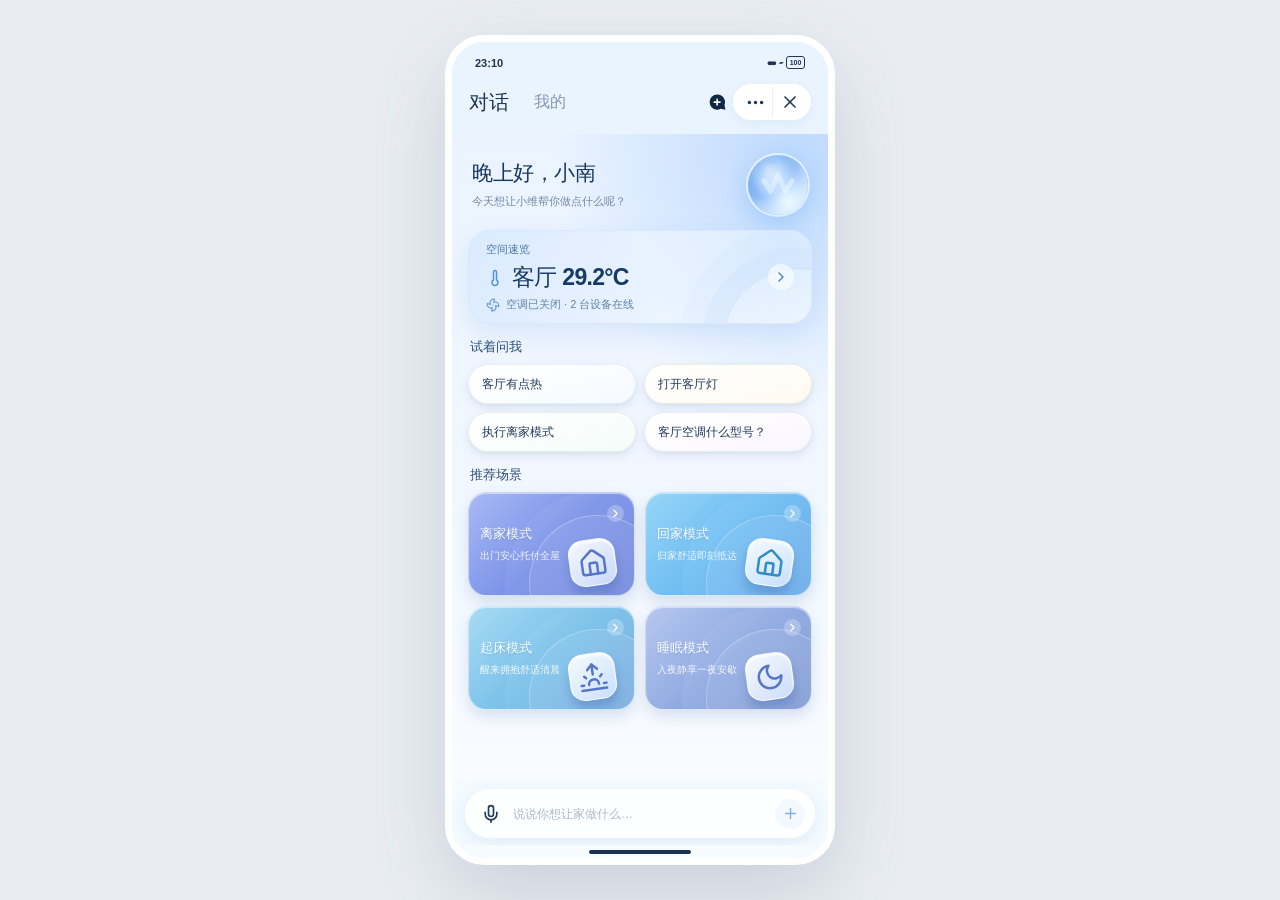
<file: index.html>
<!doctype html>
<html lang="zh-CN">
  <head>
    <meta charset="UTF-8" />
    <meta
      name="viewport"
      content="width=device-width, initial-scale=1.0, viewport-fit=cover"
    />
    <meta name="theme-color" content="#eaf3ff" />
    <title>维家 · 智能空间</title>
    <script type="module" crossorigin src="./assets/index-BavFddjL.js"></script>
    <link rel="stylesheet" crossorigin href="./assets/index-80qIMh8y.css">
  </head>
  <body>
    <div id="root"></div>
  </body>
</html>
</file>
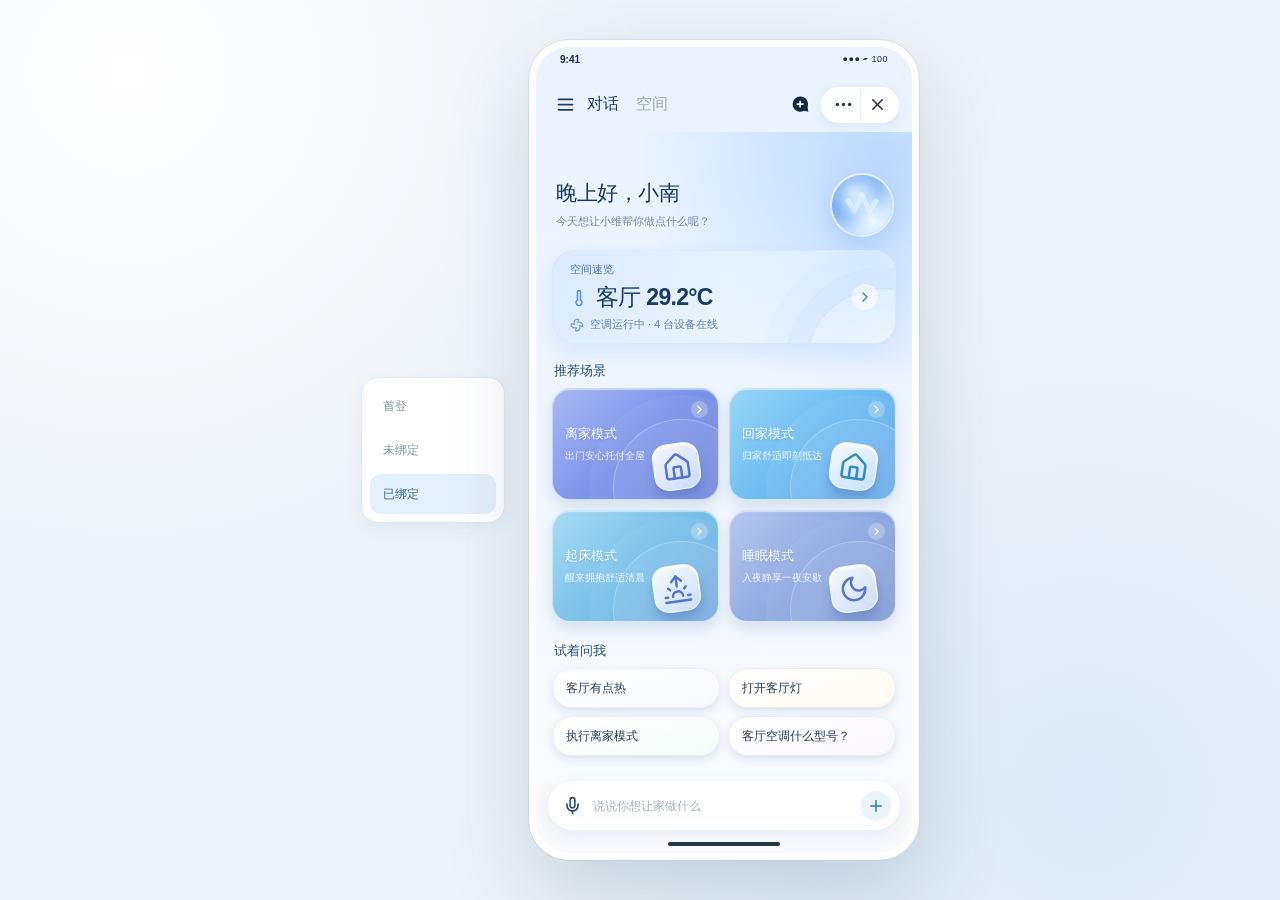
<file: v2/index.html>
<!doctype html>
<html lang="zh-CN">
  <head>
    <meta charset="UTF-8" />
    <meta
      name="viewport"
      content="width=device-width, initial-scale=1.0, viewport-fit=cover"
    />
    <meta name="theme-color" content="#eaf3ff" />
    <title>维家 · 智能空间二期 Demo</title>
    <script type="module" crossorigin src="./assets/index-BxO0CDhR.js"></script>
    <link rel="stylesheet" crossorigin href="./assets/index-L1x1syQK.css">
  </head>
  <body>
    <div id="root"></div>
  </body>
</html>
</file>
<file: assets/index-80qIMh8y.css>
:root{font-family:Manrope,PingFang SC,Microsoft YaHei,sans-serif;color:#203047;background:#eaf0f6;font-synthesis:none;text-rendering:optimizeLegibility;-webkit-font-smoothing:antialiased}*{box-sizing:border-box}body{margin:0}button,input{font:inherit}button{cursor:pointer}button:disabled{cursor:default;opacity:.58}#root{min-height:100vh}.site-wrap{min-height:100vh;display:flex;align-items:center;justify-content:center;gap:clamp(48px,9vw,150px);padding:28px;background:radial-gradient(circle at 17% 14%,#fff 0,#f5f9fd 25%,transparent 48%),radial-gradient(circle at 79% 80%,#dce9f5 0,transparent 42%),#eaf0f6}.desktop-context{max-width:470px;align-self:center}.brand-mark{height:44px;width:44px;display:grid;place-items:center;border-radius:14px;background:#183e67;color:#fff;box-shadow:0 12px 24px #163a6930;margin-bottom:35px}.desktop-eyebrow,.eyebrow{font:700 10px DM Sans,sans-serif;letter-spacing:.18em;color:#8193a9}.desktop-context h1{font-size:clamp(38px,4vw,58px);line-height:1.3;letter-spacing:-.055em;color:#19314d;margin:14px 0 22px;font-weight:800}.desktop-context h1 em{font-style:normal;color:#4e8ba8}.desktop-context p{font-size:16px;line-height:1.9;color:#71859a;margin:0}.desktop-feature{display:flex;align-items:center;gap:11px;font-size:12px;color:#7b8ea4;margin-top:65px;white-space:nowrap}.desktop-feature span{color:#356885;font-weight:800}.desktop-foot{color:#a0adbc;font-size:11px;margin-top:28px}.phone-frame{width:min(390px,100%);height:min(830px,calc(100dvh - 36px));min-height:610px;flex:none;background:#f7f9fc;border:7px solid #1e2b3a;border-radius:39px;box-shadow:0 34px 70px #17344f30,0 3px 10px #17344f18;position:relative;overflow:hidden;display:flex;flex-direction:column}.phone-status{height:28px;display:flex;justify-content:space-between;align-items:end;padding:0 23px 1px;font:700 11px DM Sans,sans-serif;color:#25394e;flex:none}.status-icons{display:flex;align-items:center;gap:5px;font-size:9px;letter-spacing:-3px}.battery{letter-spacing:0;border:1px solid #25394e;border-radius:3px;font-size:7px;line-height:11px;width:19px;text-align:center}.app-header{height:56px;flex:none;display:flex;align-items:center;padding:0 17px;gap:10px;background:#f7f9fc;z-index:5}.mini-brand,.header-spacer{width:34px;height:34px;flex:none}.mini-brand-icon{height:34px;width:34px;border-radius:11px;background:#193d64;color:#fff;display:grid;place-items:center}.header-title{flex:1;display:flex;align-items:baseline;gap:9px}.header-title strong{font-size:17px;color:#1c304a;font-weight:800;letter-spacing:-.04em}.header-title span{font-size:11px;color:#95a3b5;display:flex;gap:1px;align-items:center}.header-actions{display:flex;gap:2px}.icon-button{border:0;background:transparent;color:#4b6179;width:34px;height:34px;display:grid;place-items:center;border-radius:10px;position:relative}.icon-button:hover{background:#eaf0f6}.notification-button i,.bottom-nav i{width:6px;height:6px;border-radius:50%;background:#e35f59;position:absolute;top:5px;right:6px}.screen-content{flex:1;overflow:auto;scrollbar-width:none;background:#f7f9fc}.screen-content::-webkit-scrollbar{display:none}.home-content{background:radial-gradient(circle at 80% 2%,#e2ecf9 0,transparent 35%),linear-gradient(#f9fbfd,#f7f9fc 75%)}.home-landing{padding:8px 20px 18px}.greeting{position:relative;padding:4px 0 1px}.greeting-spark{position:absolute;right:14px;top:4px;width:45px;height:45px;display:grid;place-items:center;background:#e4f0f3;border-radius:17px;color:#5c95a8;transform:rotate(9deg)}.greeting h1{font-size:22px;line-height:1.26;letter-spacing:-.055em;margin:6px 0 5px;color:#253c56;font-weight:800}.greeting h1 span{color:#628fa3}.greeting p{font-size:10px;color:#8292a4;margin:0}.home-summary{margin-top:10px;background:#183e64;border-radius:20px;color:#fff;box-shadow:0 17px 26px #183e6427;overflow:hidden;position:relative}.home-summary:before{content:"";position:absolute;width:190px;height:190px;right:-60px;top:-90px;border:1px solid #ffffff30;border-radius:50%;box-shadow:0 0 0 26px #ffffff08,0 0 0 52px #ffffff07}.home-summary.has-alert{background:#763c40}.summary-top,.summary-footer{display:flex;justify-content:space-between;align-items:center;padding:8px 14px}.summary-top span:first-child{font-size:11px;font-weight:700;display:flex;gap:5px;align-items:center}.summary-top span:last-child{font-size:9px;color:#c2d2df}.summary-main{display:flex;flex-direction:column;gap:4px;padding:6px 14px 8px}.summary-main strong{font-size:18px;letter-spacing:-.04em}.summary-main span{font-size:11px;color:#d2e1ec}.summary-footer{justify-content:flex-start;gap:15px;border-top:1px solid #ffffff25;background:#ffffff0b;padding-top:7px;padding-bottom:7px}.summary-footer span{display:flex;gap:5px;align-items:center;font-size:10px;color:#e5edf4}.section-heading{display:flex;justify-content:space-between;align-items:end;margin:16px 0 8px}.section-heading h2{margin:4px 0 0;font-size:17px;letter-spacing:-.04em}.section-small{font-size:10px;color:#9aa9b7;padding-bottom:2px}.prompt-grid{display:grid;grid-template-columns:repeat(2,minmax(0,1fr));gap:10px}.prompt-card{min-height:105px;border:1px solid #e9edf2;background:#fff;border-radius:17px;text-align:left;padding:12px;display:flex;flex-direction:column;align-items:flex-start;position:relative;box-shadow:0 5px 15px #34547409;transition:transform .18s,box-shadow .18s}.prompt-card:hover{transform:translateY(-2px);box-shadow:0 10px 20px #34547418}.prompt-icon{width:29px;height:29px;border-radius:10px;display:grid;place-items:center;margin-bottom:9px}.prompt-card strong{font-size:12px;color:#253a50}.prompt-card small{font-size:10px;color:#91a0af;margin-top:3px}.prompt-arrow{position:absolute;right:12px;bottom:14px;color:#a3b2c0;transform:rotate(45deg)}.mint .prompt-icon,.icon-tile.mint{background:#dff3ed;color:#3a9d80}.peach .prompt-icon,.icon-tile.peach{background:#fff0dd;color:#d89743}.lavender .prompt-icon,.icon-tile.lavender{background:#edebfc;color:#8178bc}.sky .prompt-icon,.icon-tile.sky{background:#e1f0fb;color:#5b94bb}.icon-tile.red{background:#fae7e5;color:#c75b55}.quiet-link{border:0;background:none;display:flex;align-items:center;gap:4px;margin:18px auto;color:#65849b;font-size:11px;font-weight:700}.composer-wrap{padding:8px 15px 7px;background:#f7f9fc;flex:none}.safety-composer{width:100%;height:49px;border:0;border-radius:14px;background:#9f4f4b;color:#fff;display:flex;align-items:center;justify-content:center;gap:8px;font-size:11px;font-weight:800}.composer{height:49px;display:flex;align-items:center;gap:7px;border:1px solid #e8edf2;background:#fff;border-radius:16px;padding:5px 5px 5px 11px;box-shadow:0 6px 17px #293f5810}.composer button{border:0;background:none;color:#7e9bae;width:28px;height:31px;display:grid;place-items:center}.composer input{border:0;outline:0;min-width:0;flex:1;font-size:12px;color:#293e54;background:transparent}.composer input::placeholder{color:#a6b4c2}.composer .send-button{height:34px;width:34px;background:#1d5279;color:#fff;border-radius:11px}.composer-wrap>span{display:block;text-align:center;color:#abb6c2;font-size:9px;padding-top:6px}.bottom-nav{height:62px;flex:none;display:grid;grid-template-columns:repeat(4,1fr);border-top:1px solid #edf0f4;background:#fff;padding:5px 7px 0}.bottom-nav button{border:0;background:transparent;color:#a3afbd;display:flex;flex-direction:column;justify-content:center;align-items:center;gap:4px;position:relative}.bottom-nav button.active{color:#245b7d;font-weight:800}.bottom-nav button span:last-of-type{font-size:10px}.space-glyph{font-size:25px;line-height:20px}.bottom-nav i{top:7px;right:27px}.home-indicator{height:13px;background:#fff;flex:none;position:relative}.home-indicator:after{content:"";position:absolute;left:50%;bottom:4px;transform:translate(-50%);width:102px;height:4px;border-radius:99px;background:#1e2b3a}.conversation{padding:16px 17px 22px;display:flex;flex-direction:column;align-items:flex-start;gap:15px}.conversation-start{display:flex;gap:7px;align-items:center;font-size:11px;font-weight:700;color:#637c91;margin:3px 0 5px}.conversation-start small{font-weight:500;color:#a7b5c2}.assistant-avatar{display:grid;place-items:center;width:26px;height:26px;color:#fff;background:#214d73;border-radius:9px}.user-bubble{align-self:flex-end;max-width:86%;background:#25658d;color:#fff;border-radius:17px 17px 4px;padding:10px 14px;font-size:12px;line-height:1.5;box-shadow:0 5px 12px #2b658a20}.chat-card{width:100%;border:1px solid #e7edf2;background:#fff;box-shadow:0 8px 20px #21405d0c;border-radius:17px;padding:15px;overflow:hidden}.chat-card.safety{border-color:#efc5c1;background:snow;box-shadow:0 8px 20px #b75b5611}.card-topline{display:flex;align-items:center;gap:7px}.card-icon{width:28px;height:28px;border-radius:9px;display:grid;place-items:center;color:#639aae;background:#e7f2f6}.card-icon.plan{background:#ececf9;color:#817bc2}.card-icon.result{background:#e6f4eb;color:#59a37a}.card-icon.execution{background:#edf1f7;color:#708eaa}.card-icon.safety{background:#f9e2e1;color:#ca5954}.card-icon.answer{background:#edeafa;color:#7777b8}.card-kicker{font-size:9px;font-weight:700;color:#9bacbc;flex:1}.card-badge{border-radius:20px;background:#eaf1f5;color:#5f839a;font-size:9px;font-weight:700;padding:4px 7px;white-space:nowrap}.card-badge.danger{background:#ffe6e3;color:#c75650}.chat-card h3{font-size:15px;letter-spacing:-.035em;line-height:1.4;margin:13px 0 5px;color:#263c53}.card-body{font-size:11px;line-height:1.7;color:#75899a;margin:0 0 3px}.data-rows{display:flex;flex-direction:column;margin-top:13px;background:#f8fafc;border:1px solid #eef2f5;border-radius:11px;padding:0 11px}.data-row{display:flex;align-items:center;justify-content:space-between;gap:10px;min-height:43px;border-bottom:1px solid #edf0f3;padding:8px 0}.data-row:last-child{border-bottom:0}.data-row>div{display:flex;flex-direction:column;gap:2px;min-width:0}.data-label{font-size:10px;color:#667d90}.data-note{font-size:9px;color:#a0afbc}.data-value{font-size:10px;color:#2d485e;text-align:right;font-weight:800}.data-value.ok{color:#4b9d7e}.data-value.warn{color:#ca7c4c}.data-value.muted{color:#899aaa}.card-actions{display:flex;gap:8px;margin-top:14px;flex-wrap:wrap}.card-action{border:0;border-radius:10px;padding:8px 11px;font-size:10px;font-weight:800;display:flex;align-items:center;gap:6px;background:#ecf2f6;color:#47708b}.card-action.primary{background:#235f86;color:#fff}.card-action.danger{background:#bf524d;color:#fff}.progress-line{height:5px;background:#edf3f7;overflow:hidden;border-radius:9px;margin-top:14px}.progress-line span{display:block;width:45%;height:100%;border-radius:9px;background:#4b9ebc;animation:progress 1s ease-in-out infinite alternate}@keyframes progress{to{transform:translate(110%)}}.conversation-end{align-self:center;color:#a3b2bf;font-size:9px;margin:5px 0 3px}.standard-page,.detail-page{padding:4px 18px 27px}.standard-page>.section-heading:first-child{margin-top:20px}.room-tabs,.filter-tabs{display:flex;gap:7px;margin:14px 0 18px}.room-tabs button,.filter-tabs button{border:0;border-radius:20px;padding:8px 13px;background:#ebf0f4;color:#8192a2;font-size:10px;font-weight:700}.room-tabs button.active,.filter-tabs button.active{background:#235b7d;color:#fff}.space-highlight{background:linear-gradient(125deg,#ddedf1,#e9f2f5 63%,#f4f9fa);border-radius:20px;padding:19px;color:#254559}.space-highlight>span{font-size:10px;color:#728fa1}.space-highlight h1{font-size:25px;margin:6px 0}.space-highlight p{font-size:11px;margin:0;color:#728c9c}.space-highlight>div{display:flex;gap:18px;margin-top:25px}.space-highlight>div span{display:flex;align-items:center;gap:5px;font-size:12px;font-weight:800}.space-highlight button{margin-top:20px;border:0;border-radius:10px;background:#fff;color:#3e7b96;font-size:10px;font-weight:800;padding:9px 11px;display:flex;align-items:center;gap:7px}.device-list-item,.message-item{border:1px solid #e9eef2;background:#fff;border-radius:14px;width:100%;display:flex;align-items:center;gap:11px;padding:12px;margin-bottom:9px;text-align:left;color:#90a3b2}.space-empty{padding:28px 14px;border:1px dashed #d9e4eb;border-radius:14px;color:#97aab7;font-size:11px;text-align:center}.device-list-item>span:nth-child(2),.message-item>span:nth-child(2){flex:1;display:flex;flex-direction:column;gap:4px;min-width:0}.device-list-item strong,.message-item strong{font-size:11px;color:#293f54}.device-list-item small,.message-item small{font-size:10px;color:#98a9b8}.icon-tile{width:40px;height:40px;border-radius:12px;flex:none;display:grid;place-items:center}.list-link{width:100%;height:49px;padding:0 13px;background:#fff;border:1px solid #e9eef2;border-radius:12px;display:flex;align-items:center;gap:11px;color:#4a7189;font-size:11px;font-weight:700;margin-bottom:9px}.list-link svg:last-child{margin-left:auto;color:#9aacb9}.filter-tabs{margin-top:19px}.message-item.alert{border-color:#f0d4d0;background:snow}.empty-state{margin:80px auto 0;text-align:center;color:#a0b0be;display:flex;align-items:center;flex-direction:column;gap:9px}.empty-state strong{font-size:13px;color:#647d91}.empty-state span{font-size:10px}.family-card{border-radius:18px;background:#214c70;color:#fff;padding:20px 16px;display:flex;align-items:center;gap:11px;box-shadow:0 11px 22px #214c7020}.family-avatar{border-radius:12px;width:38px;height:38px;display:grid;place-items:center;background:#ffffff2d;font-size:15px}.family-card>div:nth-child(2){flex:1;display:flex;flex-direction:column;gap:4px}.family-card strong{font-size:13px}.family-card span{color:#c4d9e5;font-size:10px}.settings-group{background:#fff;border:1px solid #e9eef2;border-radius:15px;padding:0 13px}.settings-group button{width:100%;height:51px;border:0;border-bottom:1px solid #edf1f4;background:transparent;display:flex;align-items:center;gap:11px;color:#60849b;text-align:left}.settings-group button:last-child{border-bottom:0}.settings-group span{flex:1;color:#314a5e;font-size:11px;font-weight:700}.settings-group svg:last-child{color:#a2afbd}.version-note{text-align:center;color:#a9b8c5;font-size:9px;line-height:1.9;margin:30px 0}.detail-page{padding-top:10px}.detail-hero{text-align:center;padding:24px 0 12px}.detail-hero .icon-tile{margin:auto;width:51px;height:51px;border-radius:16px}.detail-hero h1{font-size:20px;margin:13px 0 5px}.detail-hero p{font-size:10px;color:#9aaab8}.pill{display:inline-block;font-size:10px;padding:4px 9px;color:#408a70;background:#e5f5ee;border-radius:20px}.pill.warning{color:#c47b4c;background:#fff0de}.surface-card{background:#fff;border:1px solid #e9eef2;border-radius:15px;padding:4px 12px}.surface-card .data-rows{border:0;margin:0;padding:0;background:transparent}.timeline{margin:7px 0 22px 9px;border-left:1px solid #d5e2e9;padding-left:21px}.timeline div{position:relative;font-size:11px;color:#71889a;padding:0 0 19px}.timeline div:last-child{padding-bottom:0}.timeline i{width:9px;height:9px;border-radius:50%;background:#6fa5b8;position:absolute;left:-26px;top:3px;border:2px solid #f7f9fc}.timeline.red{border-color:#eed2ce}.timeline.red i{background:#cc6a63}.wide-primary,.wide-secondary{width:100%;min-height:43px;border-radius:12px;display:flex;align-items:center;justify-content:center;gap:6px;font-weight:800;font-size:11px;margin:10px 0}.wide-primary{background:#235e84;border:0;color:#fff}.wide-primary.danger{background:#bc5551}.wide-secondary{background:#fff;border:1px solid #e5ebf0;color:#567b94}.event-banner{background:#8d4644;border-radius:17px;padding:17px;color:#fff}.event-banner>span{font-size:10px;display:block;margin-top:7px;color:#ffdddb}.event-banner h1{font-size:19px;margin:7px 0}.event-banner p{font-size:11px;line-height:1.7;color:#ffe7e5;margin:0}.safety-tip{background:#fff2e8;border:1px solid #f3dfca;border-radius:14px;padding:13px;margin-top:13px}.safety-tip strong{font-size:11px;color:#a9663e}.safety-tip p{font-size:10px;line-height:1.7;color:#9c7b68;margin:5px 0 0}.device-hero{display:flex;gap:12px;align-items:center;padding:15px 0 25px}.device-hero .icon-tile{width:56px;height:56px}.device-hero h1{font-size:19px;margin:3px 0}.device-hero p{font-size:10px;color:#91a3b1;margin:0}.device-archive-card{margin-top:14px}.device-archive-toggle{width:100%;border:0;background:transparent;display:flex;align-items:center;gap:8px;padding:13px 0;color:#25415f;text-align:left;cursor:pointer}.device-archive-heading{display:flex;align-items:center;gap:7px;flex:none;font-size:12px;font-weight:800}.device-archive-summary{flex:1;min-width:0;overflow:hidden;text-overflow:ellipsis;white-space:nowrap;text-align:right;color:#8ba0ae;font-size:10px}.device-archive-toggle>svg:last-child{flex:none;transition:transform .2s ease}.device-archive-toggle>svg.expanded{transform:rotate(90deg)}.device-archive-fields{border-top:1px solid #e9eef2}.device-control-card{margin-top:12px;padding:5px 14px}.device-control-card h2{margin:12px 0 4px;color:#2b7fe4;font-size:12px}.device-control-row{min-height:53px;display:flex;align-items:center;justify-content:space-between;gap:12px;border-bottom:1px solid #edf0f3;color:#667d90;font-size:11px}.device-control-row:last-child{border-bottom:0}.device-control-row strong{margin-left:3px;color:#344b61;font-weight:700}.device-power{display:inline-flex;align-items:center;gap:5px;min-width:76px;min-height:31px;justify-content:center;border:0;border-radius:18px;background:#edf1f5;color:#65788a;font-size:11px;font-weight:800}.device-power.on{background:#d9f5e9;color:#158360}.device-power:disabled,.device-stepper button:disabled,.device-control-row select:disabled,.device-brightness-slider:disabled{opacity:.45;cursor:not-allowed}.device-stepper{display:flex;gap:7px}.device-stepper button{width:32px;height:32px;display:grid;place-items:center;border:1px solid #d9e5ef;border-radius:9px;background:#fff;color:#2e6da3}.device-brightness-slider{appearance:none;width:145px;height:6px;margin:0 2px;border:0;border-radius:8px;cursor:pointer}.device-brightness-slider::-webkit-slider-thumb{appearance:none;width:18px;height:18px;border:3px solid #fff;border-radius:50%;background:#2b7fe4;box-shadow:0 1px 5px #47749c55}.device-brightness-slider::-moz-range-thumb{width:12px;height:12px;border:3px solid #fff;border-radius:50%;background:#2b7fe4;box-shadow:0 1px 5px #47749c55}.device-brightness-slider:focus-visible{outline:2px solid #2b7fe4;outline-offset:8px}.device-control-row select{max-width:116px;min-height:32px;padding:0 8px;border:1px solid #d9e5ef;border-radius:9px;background:#fff;color:#344b61;font:inherit}.device-control-offline{margin:10px 0;color:#b8794e;font-size:10px}.source-note{display:flex;gap:8px;align-items:flex-start;font-size:10px;line-height:1.7;color:#8ba0ae;margin-top:16px}.source-note svg{flex:none}.overlay{position:absolute;inset:0;background:#172c43a8;z-index:20;display:flex;justify-content:center;align-items:center;padding:18px}.dialog{background:#fff;border-radius:22px;padding:23px;width:100%;position:relative;box-shadow:0 20px 45px #152b3c36}.dialog-close{position:absolute;right:16px;top:15px;background:#f2f5f7;border:0;width:29px;height:29px;border-radius:9px;color:#7690a1;display:grid;place-items:center}.dialog .icon-tile{width:45px;height:45px;margin-bottom:17px}.dialog h2{font-size:17px;margin:0 0 9px;color:#263c51}.dialog p{font-size:11px;color:#788c9b;line-height:1.75;margin:0 0 16px}.dialog-note{display:flex;gap:7px;color:#6d8f94;background:#f0f7f5;border-radius:10px;padding:10px;font-size:10px;margin-bottom:16px}.info-dialog .wide-primary{margin-bottom:0}.bottom-overlay{align-items:end;padding:0}.demo-sheet{background:#fff;border-radius:24px 24px 0 0;width:100%;max-height:83%;overflow:auto;padding:10px 18px 22px;box-shadow:0 -20px 40px #122b4430}.sheet-handle{width:36px;height:4px;background:#d6e0e7;border-radius:4px;margin:0 auto 18px}.sheet-title{display:flex;justify-content:space-between;align-items:start}.sheet-title h2{font-size:18px;margin:4px 0 0}.sheet-title button{border:0;background:#f2f5f7;width:29px;height:29px;border-radius:9px;color:#758fa0}.demo-sheet>p{font-size:10px;color:#95a5b2;margin:10px 0 19px}.demo-options{border:1px solid #e9eef2;border-radius:14px;padding:0 10px}.demo-options button{border:0;border-bottom:1px solid #edf1f3;background:#fff;width:100%;min-height:56px;display:flex;align-items:center;gap:12px;color:#5d8498;text-align:left}.demo-options button:last-child{border-bottom:0}.demo-options button span{flex:1;display:flex;flex-direction:column;gap:2px}.demo-options strong{font-size:11px;color:#30485c}.demo-options small{font-size:9px;color:#9aabb8}.demo-options svg:last-child{color:#a9b8c5}.switch-row{margin-top:15px;border:1px solid #e9eef2;background:#fff;border-radius:12px;width:100%;min-height:47px;display:flex;gap:10px;align-items:center;padding:0 12px;color:#63899e}.switch-row span:nth-child(2){flex:1;text-align:left;font-size:11px;color:#3d5569;font-weight:700}.switch{height:19px;width:34px;background:#d8e2e9;border-radius:20px;position:relative}.switch:after{content:"";position:absolute;left:3px;top:3px;height:13px;width:13px;border-radius:50%;background:#fff;box-shadow:0 1px 3px #24394933}.switch.on{background:#4b97ae}.switch.on:after{left:18px}.reset-button{width:100%;display:flex;align-items:center;justify-content:center;gap:5px;border:0;background:transparent;color:#9aaab7;font-size:10px;padding:15px 0 0}@media(max-width:850px){.site-wrap{padding:0;background:#f7f9fc}.desktop-context{display:none}.phone-frame{height:100dvh;width:100%;max-width:none;border:0;border-radius:0;box-shadow:none;min-height:0}.phone-status{height:30px}.home-indicator{height:16px}.home-indicator:after{bottom:5px}}@media(min-width:851px)and (max-height:720px){.phone-frame{height:calc(100dvh - 26px)}}:root{color:#172b47;background:#dbeafa}.site-wrap{background:radial-gradient(circle at 9% 12%,#8bbdff 0,transparent 31%),radial-gradient(circle at 78% 80%,#c7e8ff 0,transparent 37%),linear-gradient(135deg,#6aa4f3,#bad8ff 48%,#eff8ff)}.site-wrap:before{content:"";position:fixed;width:min(650px,55vw);aspect-ratio:1;border:1px solid #ffffff6a;border-radius:50%;left:-13vw;bottom:-34vw;box-shadow:0 0 0 66px #ffffff14,0 0 0 132px #ffffff12;pointer-events:none}.desktop-context{position:relative;z-index:1}.brand-mark,.mini-brand-icon{background:linear-gradient(145deg,#1264df,#4ea0ff);box-shadow:0 10px 26px #1765d537}.brand-mark{border-radius:16px}.brand-logo{--logo-size: 34px;display:block;width:var(--logo-size);height:var(--logo-size);flex:none;position:relative;overflow:hidden;border-radius:calc(var(--logo-size) * .21)}.brand-logo img{position:absolute;width:calc(var(--logo-size) * 7.805);height:auto;max-width:none;left:calc(var(--logo-size) * -5.923)}.brand-logo.light img{top:calc(var(--logo-size) * -.598)}.brand-logo.color img{top:calc(var(--logo-size) * -2.793)}.desktop-logo{--logo-size: 44px;margin-bottom:35px;box-shadow:0 12px 24px #1765d53d}.header-logo{--logo-size: 34px;box-shadow:0 4px 10px #1765d526}.avatar-logo{--logo-size: 26px}.desktop-eyebrow{color:#286cbd}.desktop-context h1{color:#133f76}.desktop-context h1 em{color:#fff;text-shadow:0 4px 18px #397dcb4d}.desktop-context p,.desktop-feature,.desktop-foot{color:#37689f}.desktop-feature span{color:#1e67ba}.phone-frame{background:#f8fbff;border-color:#102645;box-shadow:0 40px 85px #235fa640,0 8px 22px #235fa622}.phone-status,.app-header,.screen-content,.composer-wrap{background:#f8fbff}.phone-status.home-chrome,.app-header.home-chrome{background:#2f7fea;color:#fff}.phone-status.home-chrome .battery{border-color:#fff}.app-header.home-chrome .header-title strong,.app-header.home-chrome .header-title span,.app-header.home-chrome .icon-button{color:#fff}.app-header.home-chrome .mini-brand-icon{background:#ffffff2f;box-shadow:inset 0 0 0 1px #ffffff4d}.app-header.home-chrome .icon-button:hover{background:#ffffff2c}.app-header{padding:0 18px}.header-title strong{color:#172e51}.header-title span{color:#7791ad}.icon-button{color:#4778b5;border-radius:12px}.icon-button:hover{background:#e8f3ff}.home-content{background:#f8fbff}.home-landing{padding:0 16px 25px}.home-hero{margin:0 -16px;padding:12px 18px 14px;border-radius:0 0 31px 31px;overflow:hidden;position:relative;color:#fff;background:radial-gradient(circle at 90% 45%,#a8d5ff 0,transparent 40%),linear-gradient(150deg,#2f7fea 4%,#5aa2f1 65%,#91c5f7);box-shadow:0 16px 24px #4b93e82a}.home-hero:after{content:"";position:absolute;width:260px;height:260px;border:1px solid #ffffff2d;border-radius:50%;right:-99px;top:-103px;box-shadow:0 0 0 30px #ffffff0b,0 0 0 66px #ffffff09;pointer-events:none}.hero-main{height:105px;position:relative;display:flex;align-items:center;z-index:1}.hero-copy{position:relative;z-index:2;max-width:54%;padding-top:5px}.hero-copy h1{white-space:pre-line;font-size:25px;line-height:1.2;letter-spacing:-.055em;margin:0;font-weight:800;text-shadow:0 3px 12px #1359b431}.hero-copy p{color:#e7f3ff;font-size:10px;line-height:1.55;margin:10px 0 0;max-width:150px}.hero-illustration{position:absolute;right:-25px;bottom:-13px;width:187px;height:139px;object-fit:contain;filter:drop-shadow(0 12px 12px #0f5eb234)}.hero-stats{position:relative;z-index:2;display:grid;grid-template-columns:repeat(3,1fr);gap:5px;border:1px solid #ffffff75;border-radius:16px;padding:7px 4px;background:#ffffffc9;-webkit-backdrop-filter:blur(15px);backdrop-filter:blur(15px);box-shadow:0 8px 25px #145bb022}.hero-stats>div{padding-left:9px;border-right:1px solid #d9e9fb;display:flex;flex-direction:column;gap:5px}.hero-stats>div:last-child{border:0}.hero-stats span{color:#8299b3;font-size:9px}.hero-stats strong{color:#1c5db1;font-size:15px;letter-spacing:-.04em;white-space:nowrap}.section-heading{margin:16px 0 9px}.home-prompt-title{margin:20px 0 11px;color:#162b49;font-size:18px;letter-spacing:-.04em}.section-heading h2{color:#162b49;font-size:18px}.eyebrow{color:#6e9acd}.section-small{color:#93aac2}.prompt-grid{gap:9px}.prompt-card{min-height:105px;padding:13px;border-radius:19px;border:1px solid #e1ebf7;background:linear-gradient(160deg,#fff,#f7fbff);box-shadow:0 7px 17px #377ac113}.prompt-card:before{content:"";width:36px;height:3px;position:absolute;right:13px;top:16px;border-radius:5px;background:#d9e9fb}.prompt-card:first-child{color:#fff;border-color:#327fe7;background:linear-gradient(145deg,#2f7fea,#65a9f4);box-shadow:0 12px 20px #2d7fe13d}.prompt-card:first-child:before{background:#ffffff59}.prompt-card:first-child strong,.prompt-card:first-child small,.prompt-card:first-child .prompt-arrow{color:#fff}.prompt-card strong{color:#244565;font-size:12px;line-height:1.35}.prompt-card small{color:#8fa6bd}.prompt-icon{width:32px;height:32px;border-radius:11px;margin-bottom:12px}.prompt-card:first-child .prompt-icon{color:#fff;background:#ffffff35}.mint .prompt-icon,.icon-tile.mint{background:#e3f4ef;color:#329b82}.peach .prompt-icon,.icon-tile.peach{background:#ecf5ff;color:#3c8be8}.lavender .prompt-icon,.icon-tile.lavender{background:#ebeefe;color:#737dde}.sky .prompt-icon,.icon-tile.sky{background:#dff1ff;color:#4c9cdb}.quiet-link{color:#3b83dc;margin:20px auto}.composer-wrap{padding:7px 15px 6px}.composer{border-color:#dce9f7;box-shadow:0 7px 20px #3579bd14;border-radius:17px}.composer .send-button,.wide-primary,.card-action.primary{background:linear-gradient(145deg,#2677e7,#4797f1)}.bottom-nav{border-top-color:#e6eff9;box-shadow:0 -5px 18px #2e77c10c}.bottom-nav button{color:#a3b4c8}.bottom-nav button.active{color:#2b7fe4}.home-indicator:after{background:#193253}.assistant-avatar{background:transparent;border-radius:10px}.user-bubble{background:linear-gradient(145deg,#2677e7,#4e9af1);box-shadow:0 7px 16px #2d7fe12c}.conversation-start{color:#4f7eb4}.chat-card,.surface-card,.device-list-item,.message-item,.settings-group{border-color:#e0ebf7;box-shadow:0 7px 22px #357ac010}.chat-card{border-radius:19px}.chat-card h3{color:#182f4f}.card-icon{background:#e4f1ff;color:#438ee5}.card-icon.plan,.card-icon.answer{background:#e9edff;color:#697bd9}.card-icon.execution{background:#e6f0fc;color:#5d8fce}.card-kicker{color:#8ca6c3}.card-badge{background:#e7f3ff;color:#4389d5}.data-rows{background:#f5f9fe;border-color:#e8f0fa}.data-row{border-bottom-color:#e4edf7}.data-label{color:#6a849f}.data-value{color:#235287}.card-action{background:#eaf3fd;color:#3d83d1;border-radius:11px}.card-action.danger,.wide-primary.danger{background:#c4534d}.progress-line span{background:#3f8de8}.room-tabs button,.filter-tabs button{background:#e9f2fc;color:#7899bb}.room-tabs button.active,.filter-tabs button.active{background:#2e7fea;box-shadow:0 5px 11px #2e7fea38}.space-highlight{color:#fff;padding:20px;border-radius:22px;background:radial-gradient(circle at 90% 12%,#a4d5ff 0,transparent 41%),linear-gradient(145deg,#2875e0,#6aacf2);box-shadow:0 13px 25px #377fe12e}.space-highlight>span,.space-highlight p{color:#deefff}.space-highlight h1{color:#fff}.space-highlight>div span{color:#fff}.space-highlight button{color:#2576d8}.device-list-item,.message-item{border-radius:16px}.device-list-item strong,.message-item strong{color:#25415f}.list-link{border-color:#e0ebf7;color:#397fc9;border-radius:14px}.family-card{background:linear-gradient(145deg,#2574dc,#66a9f2);box-shadow:0 13px 25px #377fe12e}.detail-hero h1,.device-hero h1{color:#182f4f}.wide-secondary{border-color:#e0ebf7;color:#397fc9}.timeline{border-left-color:#c5dbf4}.timeline i{background:#4a94e9;border-color:#f8fbff}.dialog{border-radius:24px}.demo-sheet{border-radius:27px 27px 0 0}.switch.on{background:#418de8}@media(max-width:850px){.site-wrap{background:#f8fbff}.site-wrap:before{display:none}.phone-frame{box-shadow:none}}@media(max-width:380px){.hero-illustration{width:175px;right:-37px}.hero-copy h1{font-size:25px}.hero-stats strong{font-size:13px}.prompt-card{min-height:102px}}.phone-status,.app-header.chat-header,.top-tabs{background:#edf2ff}.phone-status{color:#1f3353}.app-header.chat-header{gap:8px;padding:0 13px;border-bottom:0}.chat-header .header-logo{--logo-size: 30px}.chat-header .header-title{gap:7px}.chat-header .header-title strong{font-size:16px}.chat-header .header-title span{font-size:10px}.chat-header .header-actions{gap:0}.chat-header .icon-button{color:#385a88}.top-tabs{display:grid;grid-template-columns:repeat(4,1fr);flex:none;height:44px;padding:0 16px;border-bottom:1px solid #dbe5f7}.top-tabs button{position:relative;border:0;background:transparent;color:#8194af;font-size:12px;font-weight:700}.top-tabs button.active{color:#236dd0;font-weight:800}.top-tabs button.active:after{content:"";position:absolute;bottom:0;left:32%;right:32%;height:3px;border-radius:3px 3px 0 0;background:#347fe7}.top-tabs i{position:absolute;width:6px;height:6px;border-radius:50%;background:#dc5d58;right:27%;top:9px}.screen-content.home-content{background:linear-gradient(180deg,#edf2ff 0,#e9efff 55%,#f5f8ff)}.welcome-thread{padding:21px 17px 25px}.welcome-intro{display:flex;align-items:flex-start;gap:10px}.welcome-avatar{--logo-size: 37px;margin-top:2px;box-shadow:0 6px 14px #356ec42c}.welcome-bubble{min-width:0;flex:1;padding:1px 0 0}.welcome-bubble>span{display:block;color:#6683a9;font-size:10px;font-weight:700;margin-bottom:5px}.welcome-bubble h1{color:#183760;font-size:18px;line-height:1.35;letter-spacing:-.045em;margin:0 0 5px}.welcome-bubble p{color:#7b90aa;font-size:10px;line-height:1.55;margin:0}.welcome-feature{position:relative;width:100%;min-height:99px;margin-top:22px;padding:14px 17px;border:1px solid #c6d7fa;border-radius:20px;text-align:left;overflow:hidden;display:flex;flex-direction:column;align-items:flex-start;background:linear-gradient(122deg,#dbe6ff 0,#b8d0fc);box-shadow:0 10px 20px #4879d41d}.welcome-feature:after{content:"";position:absolute;width:130px;height:130px;right:-40px;top:-62px;border-radius:50%;border:1px solid #ffffff8c;box-shadow:0 0 0 15px #fff2,0 0 0 32px #ffffff1c}.feature-label{color:#4a79c7;font-size:10px;font-weight:800;margin-bottom:7px}.welcome-feature strong{color:#214b89;font-size:16px;position:relative;z-index:1}.feature-detail{color:#5e7fae;font-size:10px;margin-top:5px}.feature-link{position:absolute;right:14px;bottom:14px;display:flex;align-items:center;gap:2px;color:#296fcf;font-size:10px;font-weight:800}.welcome-prompt-title{color:#657e9f;font-size:10px;font-weight:700;margin:22px 0 10px}.welcome-prompts{display:flex;flex-direction:column;gap:8px}.welcome-prompt{min-height:49px;width:100%;display:flex;align-items:center;gap:10px;border-radius:15px;border:1px solid #dfe7f8;background:#fff;padding:7px 11px;text-align:left;box-shadow:0 5px 13px #416cba0d}.welcome-prompt .prompt-icon{flex:none;width:28px;height:28px;margin:0;border-radius:9px;color:#4788df;background:#ecf3ff}.welcome-prompt>span:nth-child(2){flex:1;min-width:0;display:flex;flex-direction:column;gap:2px}.welcome-prompt strong{color:#2c466c;font-size:11px;line-height:1.25}.welcome-prompt small{color:#9caac0;font-size:9px}.welcome-prompt>svg{color:#9aaccc;flex:none}.composer-wrap{background:#f5f8ff;border-top:1px solid #e3eafa}.composer-wrap>span{color:#acb7cb}.conversation{padding-top:18px}.conversation-end{color:#95a7be}.home-indicator{background:#f5f8ff}.site-wrap{gap:0;background:#e5eafa}.site-wrap:before{display:none}.phone-status,.app-header.afu-header{background:#dfe7ff}.app-header.afu-header{height:64px;padding:0 14px;gap:8px}.afu-header>.icon-button{color:#243b60;width:30px;flex:none}.afu-main-tabs{display:flex;align-items:center;gap:20px;flex:1;min-width:0}.afu-main-tabs button{border:0;padding:0;background:transparent;font-size:18px;font-weight:700;color:#7f90af;white-space:nowrap}.afu-main-tabs button.active{font-size:20px;font-weight:800;color:#162d50}.afu-detail-title{flex:1;min-width:0;font-size:16px;color:#203859}.afu-toolbar{display:flex;flex:none;gap:0;align-items:center;padding:2px 4px;border-radius:20px;background:#fff;box-shadow:0 2px 11px #6689c719}.afu-toolbar .icon-button{width:29px;height:29px;color:#1c3554;border-radius:50%}.afu-toolbar .icon-button:first-child{background:#172e50;color:#fff}.afu-toolbar .icon-button:last-child{border-left:1px solid #e2e8f3;border-radius:0 18px 18px 0}.screen-content.home-content{background:radial-gradient(circle at 80% 33%,#f5e5f4 0,transparent 38%),linear-gradient(180deg,#dfe7ff,#e1e8ff 75%,#e7eaff)}.afu-home{padding:12px 15px 30px}.afu-history-hint,.afu-suggestion-title{display:flex;align-items:center;justify-content:center;gap:10px;color:#91a1bc;font-size:10px;font-weight:500}.afu-history-hint span,.afu-suggestion-title span{height:1px;width:43px;background:#bdcbe3}.afu-greeting{margin:20px 0 21px;padding:0 4px}.afu-greeting h1{color:#182c50;font-size:20px;line-height:1.43;letter-spacing:-.045em;margin:0 0 9px;font-weight:800}.afu-greeting p{display:flex;align-items:center;gap:6px;color:#8799b5;font-size:9px;margin:0;white-space:nowrap}.afu-greeting i,.afu-feature-copy i{width:1px;height:10px;display:inline-block;background:#9eacc3}.afu-feature{width:100%;min-height:166px;border:0;border-radius:23px;padding:11px;display:flex;flex-direction:column;gap:9px;text-align:left;background:radial-gradient(circle at 75% 22%,#b9f8e6 0,transparent 48%),linear-gradient(135deg,#99ebd6,#7edec9);box-shadow:0 10px 18px #5cbfaf25}.afu-feature-heading{display:flex;align-items:center;gap:6px;font-size:13px;font-weight:800;color:#174c5b;padding-left:4px}.feature-brand-logo{--logo-size: 19px}.afu-feature-inner{position:relative;flex:1;display:flex;align-items:center;gap:12px;min-height:119px;padding:9px;border-radius:19px;background:#fff;box-shadow:0 3px 10px #3daf9c12}.afu-feature-inner>img{width:105px;height:100px;flex:none;object-fit:cover;border-radius:14px}.afu-feature-copy{align-self:stretch;display:flex;flex-direction:column;justify-content:center;min-width:0;padding-bottom:12px}.afu-feature-copy strong{white-space:pre-line;color:#1e3651;font-size:17px;line-height:1.35}.afu-feature-copy small{display:flex;align-items:center;gap:5px;color:#5bad9a;border:1px solid #c9eee4;border-radius:5px;width:fit-content;padding:2px 5px;font-size:8px;margin-top:8px;white-space:nowrap}.afu-feature-copy i{background:#91ccb9;height:8px}.afu-feature-arrow{position:absolute;right:8px;bottom:7px;display:grid;place-items:center;width:29px;height:29px;border-radius:50%;background:#f5fffc;color:#54c5a7;box-shadow:0 2px 7px #65bba52e}.afu-suggestion-title{margin:18px 0 13px}.afu-prompts{display:flex;flex-direction:column;align-items:flex-start;gap:8px}.afu-prompt{max-width:100%;min-height:36px;display:flex;align-items:center;gap:7px;border:1px solid #f5f8ff;border-radius:999px;padding:5px 13px 5px 8px;background:#fff;box-shadow:0 3px 9px #5979bb0b;color:#253856;font-size:11px;text-align:left;white-space:nowrap}.afu-prompt:nth-child(2){background:#fffbf4}.afu-prompt:nth-child(3){background:#fafff9}.afu-prompt:nth-child(4){background:#fff9ff}.afu-prompt strong{font-weight:700}.afu-hash{display:grid;place-items:center;width:20px;height:20px;flex:none;border-radius:6px;color:#fff;background:linear-gradient(145deg,#4e8df0,#85adfb);font-size:15px;font-weight:800}.composer-wrap{padding:7px 13px 5px;background:#e5eaff;border-top:0}.afu-quick-actions{display:flex;gap:7px;overflow-x:auto;scrollbar-width:none;padding:0 0 8px}.afu-quick-actions::-webkit-scrollbar{display:none}.afu-quick-actions button{flex:none;padding:7px 12px;border-radius:20px;border:1px solid #fff;background:#ffffffa8;color:#3b567d;font-size:10px;font-weight:700}.afu-quick-actions button:first-child{color:#317bd8}.composer{height:48px;border-radius:26px;border-color:#fff;box-shadow:0 4px 14px #5779ba15}.composer>button:first-child{width:31px;height:31px;border:1.5px solid #152d4d;border-radius:50%;color:#152d4d}.composer .send-button{width:31px;height:31px;border:1.5px solid #152d4d;background:#fff;color:#152d4d;border-radius:50%}.composer .send-button.has-input{border-color:#2e7fea;background:#2e7fea;color:#fff}.home-indicator{background:#e5eaff}.afu-services{padding-top:22px}.afu-services h1{font-size:22px;color:#193352;margin:0 0 5px}.afu-services>p{font-size:11px;color:#8ba0b7;margin:0 0 22px}.afu-service-link{width:100%;min-height:64px;display:flex;align-items:center;gap:12px;background:#fff;border:1px solid #e3eaf7;border-radius:17px;padding:11px 14px;margin-bottom:10px;color:#3d7fd0;text-align:left}.afu-service-link>span{flex:1;display:flex;flex-direction:column;gap:3px}.afu-service-link strong{font-size:13px;color:#243e61}.afu-service-link small{font-size:10px;color:#9aaec3}@media(max-width:380px){.afu-main-tabs{gap:12px}.afu-main-tabs button{font-size:16px}.afu-main-tabs button.active{font-size:18px}.afu-toolbar .icon-button{width:26px}.afu-greeting p{font-size:8px}.afu-feature-inner>img{width:89px}.afu-feature-copy strong{font-size:15px}.afu-prompt{font-size:10px}}@media(max-height:740px){.afu-home{padding-top:6px}.afu-greeting{margin:13px 0 10px}.afu-feature{min-height:128px;padding:7px;gap:5px}.afu-feature-inner{min-height:85px}.afu-feature-inner>img{width:83px;height:76px}.afu-feature-copy strong{font-size:14px}.afu-suggestion-title{margin:12px 0 9px}.afu-prompts{gap:6px}.afu-prompt{min-height:33px}}.site-wrap{background:#e9edf3}.phone-frame{border-color:#fff;background:#edf5ff;box-shadow:0 28px 75px #465b6e30}.phone-status,.app-header.ai-header{background:#eaf3ff}.app-header.ai-header{height:64px;display:flex;align-items:center;gap:15px;padding:0 17px;position:relative}.ai-header>.icon-button{width:32px;height:32px;flex:none;background:transparent;border-radius:0;color:#1d354a}.ai-header-title{position:absolute;left:50%;transform:translate(-50%);max-width:calc(100% - 210px);display:flex;align-items:center;justify-content:center;gap:7px;color:#1d2d39;font-size:15px;white-space:nowrap;overflow:hidden;text-overflow:ellipsis;pointer-events:none}.ai-header:has(.ai-header-title) .ai-header-tools{margin-left:auto}.ai-header-logo{--logo-size: 23px}.ai-header-tools{display:flex;align-items:center;flex:none}.ai-header-tools>.new-chat-button{width:32px;height:34px;flex:none;color:#102844}.new-chat-feedback{position:absolute;z-index:25;top:50%;left:50%;transform:translate(-50%,-50%);width:max-content;max-width:calc(100% - 32px);padding:11px 18px;border-radius:10px;background:#1c2a3cd1;box-shadow:0 8px 20px #263d5d2b;color:#fff;font-size:13px;font-weight:500;white-space:nowrap;pointer-events:none}.new-chat-marker{display:flex;align-self:stretch;align-items:center;gap:12px;flex:none;margin:17px 23px 0;color:#8b9fb9;font-size:12px;text-align:center;white-space:nowrap}.new-chat-marker:before,.new-chat-marker:after{content:"";height:1px;flex:1;background:#cbd9eb}.ai-header-actions{display:flex;gap:0;padding:3px 5px;border-radius:22px;background:#fff;box-shadow:0 4px 12px #5b8fc11a}.ai-header-actions .icon-button{width:34px;height:30px;border-radius:50%;background:transparent;color:#213956}.ai-header-actions .icon-button+.icon-button{border-left:1px solid #e7eef8;border-radius:0}.ai-top-tabs{display:flex;justify-content:flex-start;align-items:center;flex:1;min-width:0;gap:25px;height:100%;padding:0;background:transparent}.ai-top-tabs button{padding:0;border:0;border-radius:0;background:transparent;color:#8497b2;font-size:16px;font-weight:600}.ai-top-tabs button.active{background:transparent;color:#1c3457;font-size:20px;font-weight:800;box-shadow:none}.screen-content.home-content{background:radial-gradient(circle at 78% 22%,#cfdefc 0,transparent 41%),radial-gradient(circle at 14% 72%,#e0efff 0,transparent 44%),linear-gradient(180deg,#eaf3ff,#eef5ff 62%,#f7fbff)}.ai-home{min-height:100%;padding:19px 18px 26px;display:flex;flex-direction:column;align-items:center}.ai-orb{width:82px;height:82px;flex:none;display:grid;place-items:center;margin:2px auto 16px;border-radius:50%;background:radial-gradient(circle at 26% 20%,#f7ffff 0,#a9cfff 25%,transparent 48%),radial-gradient(circle at 74% 82%,#ecffff 0,#92c0f1 27%,#3c83e3 69%,#d8f5ff);box-shadow:inset -9px -10px 18px #f4ffffb8,inset 8px 7px 17px #458ce8b2,0 0 0 2px #ffffff82,0 10px 32px #79b6ef99}.ai-orb-mark{width:67%;height:67%;color:#fff;opacity:.54;filter:drop-shadow(0 0 5px #ffffffb3)}.ai-welcome{text-align:center}.ai-welcome h1{color:#1c2831;font-size:20px;line-height:1.26;letter-spacing:-.055em;margin:0;font-weight:800}.ai-welcome p{color:#80949e;font-size:10px;margin:9px 0 0}.ai-quick-grid{width:100%;display:grid;grid-template-columns:1fr 1fr;gap:8px;margin-top:27px}.ai-action{min-height:42px;display:flex;align-items:center;gap:6px;padding:6px 9px;border:1px solid #ffffffc9;border-radius:23px;background:#ffffffd9;box-shadow:0 5px 16px #7595a018;color:#253b4c;font-size:10px;font-weight:700;text-align:left}.ai-action-icon{width:24px;height:24px;flex:none;border-radius:50%;display:grid;place-items:center;background:#e8f3ff;color:#4a8eda}.ai-action:nth-child(2) .ai-action-icon{background:#e8f2ff;color:#5d8fcc}.ai-action:nth-child(3) .ai-action-icon{background:#e9f2ff;color:#668cd4}.ai-action:nth-child(4) .ai-action-icon{background:#edf4ff;color:#7397d5}.ai-action-wide{grid-column:1 / -1;width:fit-content;justify-self:center;padding-right:18px}.ai-status-preview{width:100%;min-height:76px;display:flex;align-items:center;justify-content:space-between;gap:10px;margin-top:26px;padding:13px 15px;border:1px solid #ffffffd4;border-radius:21px;background:#ffffffa3;box-shadow:0 10px 26px #6f9dad18;text-align:left}.ai-status-preview>span{display:flex;flex-direction:column;gap:3px}.ai-status-preview small{color:#91a5ac;font-size:9px}.ai-status-preview strong{color:#28455c;font-size:15px}.ai-status-preview svg{width:75px;height:40px;flex:none;color:#5599e5}.composer-wrap{background:#f7fbff;padding:10px 13px 7px;border:0}.ai-composer{width:100%}.ai-input-box{width:100%;height:52px;display:flex;align-items:center;gap:8px;padding:0 8px;border:1px solid #fff;border-radius:29px;background:#fff;box-shadow:0 6px 20px #688eb326}.ai-input-box input{border:0;outline:0;flex:1;min-width:0;color:#233a58;background:transparent;font-size:13px}.ai-input-box input::placeholder{color:#a9b7cb}.ai-input-box button{flex:none;border:0;background:transparent;color:#203b5c;width:38px;height:38px;display:grid;place-items:center}.ai-input-box .ai-send{height:37px;width:37px;border:1.5px solid #203b5c;border-radius:50%;background:#fff;color:#203b5c}.home-indicator{background:#f7fbff}.ai-services{padding-top:20px}.ai-services h1{font-size:20px;color:#243443;margin:0 0 5px}.ai-services>p{font-size:10px;color:#8ca0aa;margin:0 0 18px}.ai-services h2{font-size:14px;margin:22px 0 12px;color:#243443}.ai-service-metrics{display:grid;grid-template-columns:1fr 1fr;gap:10px}.ai-service-metrics button{min-height:129px;display:flex;flex-direction:column;align-items:flex-start;gap:7px;padding:13px;border:1px solid #eef4f5;border-radius:18px;background:#fff;text-align:left;color:#4c94d7}.ai-service-metrics span{font-size:10px;color:#6f8794}.ai-service-metrics strong{font-size:20px;color:#243d53}.ai-service-metrics small{font-size:9px;color:#94a8ad}.ai-service-link{width:100%;min-height:54px;display:flex;align-items:center;gap:11px;margin-bottom:8px;padding:9px 12px;border:1px solid #e9f0f1;border-radius:15px;background:#fff;color:#508fc9;text-align:left}.ai-service-link>span{flex:1;display:flex;flex-direction:column;gap:3px}.ai-service-link strong{color:#263d4c;font-size:11px}.ai-service-link small{color:#9bafb4;font-size:9px}.chat-card{border-color:#edf3f4;box-shadow:0 7px 22px #6d9ba914}.user-bubble{background:#3d91e8}@media(max-height:740px){.ai-home{padding-top:9px}.ai-orb{width:66px;height:66px;margin-bottom:10px}.ai-quick-grid{margin-top:18px}.ai-status-preview{margin-top:17px;min-height:67px}}.section-heading h2,.sheet-title h2{margin-top:0}:root{font-family:-apple-system,PingFang SC,sans-serif}.phone-frame{background:#f4f9ff}.phone-status,.app-header.ai-header{background:#eaf4ff}.screen-content{background:radial-gradient(circle at 84% 2%,#dcecff 0,transparent 36%),linear-gradient(180deg,#f1f8ff,#f7fbff 72%)}.screen-content.home-content{background:radial-gradient(circle at 76% 16%,#a9d0ff 0,#dcecff 25%,transparent 48%),radial-gradient(circle at 18% 62%,#e7f5ff 0,transparent 42%),linear-gradient(180deg,#eaf5ff,#eff9ff 56%,#f8fcff)}.ai-home{padding:24px 18px 28px}.ai-orb{width:94px;height:94px;margin:0 auto 23px;background:radial-gradient(circle at 32% 22%,#f9fdff 0,#c4e0ff 24%,transparent 49%),radial-gradient(circle at 67% 77%,#eafaff 0,#a6ceff 32%,#5e9beb 72%,#e4f4ff);box-shadow:inset -10px -12px 22px #effaffb5,inset 8px 8px 17px #4b91e685,0 0 0 2px #ffffffa1,0 11px 38px #67abef82}.ai-orb-mark{opacity:.45}.ai-welcome h1{color:#14283e;font-size:21px;line-height:1.28;letter-spacing:-.035em}.ai-welcome p{color:#788fa4;font-size:11px;margin-top:10px}.ai-quick-grid{gap:9px;margin-top:43px}.ai-action{min-height:41px;padding:7px 11px;border:1px solid #ffffffd9;border-radius:24px;background:#ffffffda;box-shadow:0 4px 14px #6997c124;color:#263b52;font-size:10px}.ai-action-icon{background:#edf5ff;color:#327bd6}.ai-action-wide{padding-right:17px}.ai-status-preview{margin-top:25px;border:1px solid #ffffffd9;border-radius:21px;background:#ffffffd9;box-shadow:0 6px 22px #709ac226}.ai-status-preview strong{color:#203953}.ai-status-preview svg{color:#4c91e5}.standard-page,.detail-page{padding-left:18px;padding-right:18px}.family-card,.settings-group,.ai-service-link,.device-list-item,.message-item,.surface-card,.chat-card{border-radius:20px;box-shadow:0 5px 20px #6a95bb17}.ai-service-link{min-height:62px;margin-bottom:10px;padding:12px 15px}.family-card{padding:18px}.settings-group{padding:0 15px}.user-bubble{background:#3e8eef}.assistant-bubble{align-self:flex-start;max-width:86%;padding:11px 14px;border-radius:4px 17px 17px;background:#fff;color:#314b6b;font-size:13px;line-height:1.6;box-shadow:0 5px 16px #357ac010}.assistant-bubble strong,.assistant-bubble span{display:block}.assistant-bubble strong{margin-bottom:3px;font-weight:600}.assistant-bubble-actions{display:flex;flex-wrap:wrap;gap:8px;margin-top:10px}.assistant-bubble-actions button{min-height:30px;padding:5px 11px;border:1px solid #d8e7f6;border-radius:999px;background:#f7fbff;color:#347ac0;font-size:12px;line-height:1.3}.assistant-bubble-actions button:disabled{opacity:.55}.assistant-bubble.streaming span:after{content:"▋";display:inline-block;margin-left:2px;color:#3e8eef;animation:assistant-caret .8s steps(1,end) infinite}@keyframes assistant-caret{50%{opacity:0}}.chat-card{background:#fff;padding:16px}.card-action.primary,.wide-primary{background:linear-gradient(145deg,#2878e5,#60a8f3)}.composer-wrap,.home-indicator{background:#f5fbff}.composer-wrap{padding:9px 13px 7px}.ai-input-box{height:52px;border-radius:27px;border-color:#fff;background:#ffffffeb;box-shadow:0 5px 19px #7299c129}.ai-input-box .ai-send{border-color:#2e77c8;color:#2e77c8}@media(max-height:740px){.ai-home{padding-top:14px}.ai-orb{width:76px;height:76px;margin-bottom:14px}.ai-quick-grid{margin-top:24px}.ai-status-preview{margin-top:16px}}.ai-home{padding-top:14px}.ai-orb{width:72px;height:72px;margin-bottom:13px}.ai-welcome h1{font-size:20px;white-space:nowrap}.ai-welcome p{font-size:9px;margin-top:6px}.ai-quick-grid{width:100%;display:grid;grid-template-columns:repeat(2,minmax(0,1fr));gap:8px;margin-top:19px}.ai-quick-grid .ai-action{width:100%;min-width:0;min-height:47px;padding:8px 9px;border-radius:19px;white-space:normal;font-size:11px;line-height:1.3}.ai-quick-grid .ai-action>span:last-child{min-width:0;overflow-wrap:anywhere}.ai-status-preview{min-height:75px;margin-top:17px;padding:11px 14px}.ai-status-preview>.ai-status-content{gap:4px;min-width:0}.ai-status-content>small{color:#849ab0;font-size:10px}.ai-status-temp,.ai-status-sub{display:flex;align-items:center;gap:6px}.ai-status-temp{color:#4389db}.ai-status-temp svg{width:16px;height:16px}.ai-status-temp strong{color:#203953;font-size:14px;font-weight:700;line-height:1.25}.ai-status-sub{color:#8094a9;font-size:11px;line-height:1.25}.ai-status-sub svg{width:14px;height:14px;color:#6b9bd6}.ai-status-preview .ai-status-arrow{width:18px;height:18px;flex:none;color:#9badc0}.ai-recommend{width:100%;margin-top:16px}.ai-recommend h2{margin:0 0 9px 2px;color:#24405e;font-size:13px;font-weight:700}.ai-recommend-grid{display:grid;grid-template-columns:repeat(2,minmax(0,1fr));gap:8px}.ai-recommend-grid button{min-width:0;min-height:88px;display:flex;flex-direction:column;align-items:flex-start;padding:11px 12px;border:1px solid #fff;border-radius:18px;background:#ffffffd9;box-shadow:0 5px 16px #7595a018;text-align:left}.ai-recommend-icon{width:25px;height:25px;display:grid;place-items:center;margin-bottom:5px;border-radius:9px;background:#e7f2ff;color:#4389db}.ai-recommend-grid strong{color:#24405e;font-size:11px;line-height:1.35}.ai-recommend-grid small{margin-top:3px;color:#8094a9;font-size:10px;line-height:1.35}.composer-wrap{padding-top:8px}.ai-input-box{height:49px;gap:4px;padding:0 9px;border-radius:25px}.ai-input-box button:first-child{width:32px;height:32px}.ai-input-box .ai-send{width:30px;height:30px;border:0;background:#eaf4ff;color:#2e77c8}.ai-input-box input{font-size:12px}@media(max-height:740px){.ai-home{padding-top:13px}.ai-orb{width:64px;height:64px;margin-bottom:10px}.ai-quick-grid{margin-top:15px}.ai-status-preview,.ai-recommend{margin-top:12px}}.screen-content.home-content{background:radial-gradient(circle at 92% 4%,#bdd9ff 0,transparent 34%),linear-gradient(180deg,#eaf3ff,#f1f7ff 53%,#f8fbff)}.ai-home{padding:16px 16px 24px}.ai-hero{width:100%;min-height:68px;display:flex;align-items:center;justify-content:space-between;gap:12px;padding:2px 4px 0}.ai-welcome{min-width:0;text-align:left}.ai-welcome h1{color:#17375e;font-size:21px;font-weight:800;letter-spacing:-.02em}.ai-welcome p{margin-top:7px;color:#7189a4;font-size:11px;line-height:1.4}.ai-hero .ai-orb{width:60px;height:60px;margin:0;box-shadow:inset -8px -9px 16px #effaffb5,inset 7px 7px 15px #4b91e685,0 0 0 2px #ffffffa1,0 8px 24px #67abef70}.ai-status-preview{position:relative;isolation:isolate;min-height:94px;margin-top:12px;padding:11px 17px;overflow:hidden;border:1px solid #d8e8ff;border-radius:22px;background:radial-gradient(circle at 91% 4%,#d8eaff 0,transparent 45%),linear-gradient(115deg,#dbeaff,#e9f3ff 54%,#f8fbff);box-shadow:0 9px 24px #5b94d525}.ai-status-preview:before{content:"";position:absolute;z-index:-1;width:152px;height:152px;right:-65px;bottom:-99px;border:1px solid #9bc7f850;border-radius:50%;box-shadow:0 0 0 21px #afcff526,0 0 0 43px #c7ddf824}.ai-status-preview>.ai-status-content{gap:6px}.ai-status-content>small{color:#4d78a6;font-size:11px;font-weight:700}.ai-status-temp{gap:8px}.ai-status-temp strong{color:#173b65;font-size:23px;font-weight:750;letter-spacing:-.03em}.ai-status-temp svg{width:18px;height:18px}.ai-status-sub{color:#6484a6;font-size:11px}.ai-status-preview .ai-status-arrow{width:26px;height:26px;padding:5px;border-radius:50%;background:#fff9;color:#487fb8}.ai-quick-section{width:100%;margin-top:14px}.ai-quick-section h2,.ai-recommend h2{margin:0 0 8px 2px;color:#2e4d71;font-size:13px;font-weight:700}.ai-quick-grid{gap:8px;margin-top:0}.ai-quick-grid .ai-action{min-height:44px;padding:7px 9px;border:1px solid #ffffffd9;border-radius:17px;background:#ffffffbf;box-shadow:0 3px 10px #7299c115;color:#3b526d;font-size:11px;font-weight:600}.ai-action-icon,.ai-action:nth-child(n) .ai-action-icon{background:#e8f2ff;color:#4c8bcf}.ai-recommend{margin-top:14px}.ai-recommend-grid{display:flex;flex-direction:column;gap:0;padding:3px 11px;border:1px solid #e7eaf0;border-radius:19px;background:#fffefd;box-shadow:0 6px 18px #667f9b17}.ai-recommend-grid button{width:100%;min-height:48px;flex-direction:row;align-items:center;gap:10px;padding:7px 2px;border:0;border-radius:0;background:transparent;box-shadow:none}.ai-recommend-grid button:nth-child(2){border-top:1px solid #edf0f3;background:transparent}.ai-recommend-icon{width:29px;height:29px;flex:none;margin:0;border-radius:10px;background:#f1f2f4;color:#67829f}.ai-recommend-grid button:nth-child(2) .ai-recommend-icon{background:#f0f2f6;color:#758db2}.ai-recommend-copy{min-width:0;flex:1;display:flex;flex-direction:column;align-items:flex-start;gap:2px}.ai-recommend-grid strong{color:#2e4056;font-size:12px;font-weight:700}.ai-recommend-grid small{color:#8d9aaa;font-size:10px}.ai-recommend-grid button>svg{flex:none;color:#a6b4c3}.me-page>.section-heading:first-child{margin-top:16px}.me-page .section-heading h2{color:#294464;font-size:15px;font-weight:700;letter-spacing:0}.me-page .family-card{position:relative;min-height:94px;gap:13px;padding:15px;overflow:hidden;border:1px solid #dce9f9;border-radius:20px;background:linear-gradient(120deg,#fff,#f4f9ff 70%,#eaf4ff);box-shadow:0 8px 22px #6d9dce1e;color:#243d5b}.me-page .family-avatar{width:58px;height:58px;flex:none;overflow:hidden;border:2px solid #fff;border-radius:18px;background:#f1f5f8;box-shadow:0 3px 10px #7299c12b}.me-page .family-avatar img{width:100%;height:100%;display:block;object-fit:cover;object-position:center 34%}.me-page .family-info{min-width:0;flex:1;display:flex;flex-direction:column;gap:3px}.me-page .family-info small{color:#5a90ca;font-size:10px;font-weight:700}.me-page .family-info strong{color:#1d3b5e;font-size:16px;font-weight:700}.me-page .family-info span{color:#8a9eb3;font-size:11px}.me-page .family-mark{flex:none;padding:6px;box-sizing:content-box;border-radius:12px;background:#e8f3ff;color:#4b8ed3}.ai-home.has-conversation{min-height:0;padding-bottom:18px}.screen-content.home-content.empty-new-chat{padding-bottom:200px}.home-content .conversation{margin:0 16px;padding:16px 0 24px;border-top:1px solid #dce9f8}.home-content .conversation.with-marker{border-top:0}.task-troubleshooting{display:flex;align-items:center;gap:8px;margin-top:9px;padding:9px 10px;border-radius:10px;background:#fffaf2;color:#805b30;font-size:11px;line-height:1.4}.task-troubleshooting-copy{flex:1;min-width:0}.data-row-link{width:100%;border-left:0;border-right:0;border-top:0;background:transparent;text-align:left;cursor:pointer}.data-row-link:hover .data-label{color:#2b7fe4}.data-rows.has-row-link .data-value{margin-left:auto}.data-row-trailing{display:inline-flex;align-items:center;justify-content:center;flex:none;width:14px;color:#8ca6c3}.chat-card.result .data-label,.chat-card.result .data-value{font-size:12px}.task-troubleshooting-item+.task-troubleshooting-item{margin-top:7px}.task-troubleshooting-item{display:flex;align-items:center;gap:12px}.task-troubleshooting-item-copy{flex:1;min-width:0}.task-troubleshooting-item strong{display:block;margin-bottom:2px;color:#7a4c20;font-size:12px}.task-troubleshooting p{margin:0;color:#9a8168;font-size:10px}.task-troubleshooting-actions{display:flex;flex:none;margin-left:auto}.task-troubleshooting-actions button{border:1px solid #e8d2b6;border-radius:9px;background:#fffdf9;color:#9a6b3b;padding:5px 8px;font-size:10px;font-weight:600;white-space:nowrap;cursor:pointer}.task-troubleshooting-actions button:disabled{opacity:.55;cursor:wait}.card-badge.status-pending,.card-icon.status-pending{color:#287bdb;background:#e8f2ff}.card-badge.status-succeeded,.card-icon.status-succeeded{color:#238451;background:#e7f5ed}.card-badge.status-failed,.card-icon.status-failed{color:#c84444;background:#fff0f0}.card-badge.status-cancelled,.card-icon.status-cancelled{color:#77818f;background:#eef0f3}.device-diagnostic-card .data-rows{margin:8px 0}.device-diagnostic-hint{color:#8193a5;font-size:11px;line-height:1.6}.privacy-status{width:100%;min-height:40px;display:flex;align-items:center;gap:8px;margin-top:10px;padding:8px 11px;border:1px solid #d7e4f4;border-radius:13px;background:#f7faff;color:#4674a5;text-align:left;font-size:11px;font-weight:700}.privacy-status.privacy{border-color:#d9dfe9;background:#f4f6f9;color:#4e617a}.privacy-status span{flex:1}.privacy-composer{width:100%;min-height:49px;display:flex;align-items:center;justify-content:center;gap:8px;border:1px solid #dbe4ef;border-radius:25px;background:#f5f8fc;color:#566b82;font-size:11px;font-weight:700}.mode-sheet>p{margin-bottom:13px}.mode-options{display:flex;flex-direction:column;gap:7px}.mode-options button{width:100%;min-height:57px;display:flex;align-items:center;gap:9px;padding:8px 10px;border:1px solid #e5ebf2;border-radius:13px;background:#fff;text-align:left}.mode-options button.selected{border-color:#7ab0ef;background:#f0f7ff}.mode-option-icon{width:30px;height:30px;flex:none;display:grid;place-items:center;border-radius:10px;background:#edf4fb;color:#5b8ec4}.mode-options button>span:nth-child(2){min-width:0;flex:1;display:flex;flex-direction:column;gap:3px}.mode-options strong{color:#274461;font-size:12px}.mode-options small{color:#8999ab;font-size:10px}.mode-radio{width:18px;height:18px;flex:none;display:grid;place-items:center;border:1px solid #b9c8d8;border-radius:50%;color:#fff}.selected .mode-radio{border-color:#4b91dc;background:#4b91dc}.mode-impact{margin-top:13px;padding:11px 12px;border-radius:13px;background:#f4f8fd}.mode-impact strong{color:#294866;font-size:11px}.mode-impact p{margin:6px 0;color:#566f89;font-size:10px;line-height:1.5}.mode-impact small{color:#7e92a7;font-size:9px;line-height:1.45}.mode-duration{display:flex;align-items:baseline;justify-content:space-between;gap:9px;margin-top:10px;font-size:10px}.mode-duration span{flex:none;color:#8396a9}.mode-duration strong{color:#385674;text-align:right;font-weight:600}.mode-sheet .mode-history{margin:10px 0 0;color:#8396a9;font-size:9px}.prototype-overlay{position:absolute;z-index:8;inset:83px 5px 7px;overflow:auto;padding:18px 16px 24px;background:radial-gradient(circle at 90% 0,#d9eaff,transparent 42%),linear-gradient(#eef6ff,#f8fbff);border-radius:0 0 30px 30px;scrollbar-width:none}.prototype-toolbar{display:flex;justify-content:space-between;align-items:center;color:#7c96b2;font-size:11px;font-weight:600}.prototype-toolbar button{width:30px;height:30px;border:0;border-radius:50%;background:#fff;color:#53708d;display:grid;place-items:center}.prototype-overlay select{width:100%;margin:13px 0 17px;padding:11px 13px;border:1px solid #d9e7f5;border-radius:13px;color:#244561;background:#fff;font:inherit;font-size:12px;font-weight:600}.prototype-card{padding:22px 18px 18px;border:1px solid #e0ecf9;border-radius:23px;background:#fff;box-shadow:0 14px 32px #376da61a}.prototype-card.warning{border-color:#f0daba;background:linear-gradient(160deg,#fffaf1,#fff)}.prototype-card.danger{border-color:#f2ceca;background:linear-gradient(160deg,#fff5f3,#fff)}.prototype-kicker{color:#4f93db;font-size:10px;font-weight:700}.prototype-card.danger .prototype-kicker{color:#c55c55}.prototype-card h1{margin:11px 0 8px;color:#193b61;font-size:19px;line-height:1.35}.prototype-card p{margin:0;color:#647d98;font-size:12px;line-height:1.65}.prototype-data{margin:17px 0;padding:2px 12px;border-radius:13px;background:#f3f8ff}.prototype-data .data-row{min-height:40px}.prototype-card .prototype-primary{width:100%;min-height:43px;margin-top:18px;padding:0 15px;display:flex;align-items:center;justify-content:center;gap:8px;border:0;border-radius:13px;color:#fff;background:linear-gradient(115deg,#1677ff,#62a8f5);font-size:13px;font-weight:600}.prototype-card.danger .prototype-primary{background:linear-gradient(115deg,#ce6662,#e69180)}.prototype-card .prototype-secondary{width:100%;min-height:38px;margin-top:7px;border:0;background:transparent;color:#7590ab;font-size:11px}.prototype-overlay>small{display:block;margin:17px 3px;text-align:center;color:#9aacbd;font-size:10px;line-height:1.5}.prototype-loading{margin-top:17px;display:flex;align-items:center;gap:9px;color:#4e8fda;font-size:11px}.prototype-loading span{width:13px;height:13px;border:2px solid #cfe4ff;border-top-color:#348beb;border-radius:50%;animation:prototype-spin .8s linear infinite}.prototype-hint{margin-top:13px!important}@keyframes prototype-spin{to{transform:rotate(360deg)}}.prototype-menu-entry{margin:10px 0 0;padding:11px 12px 5px;background:#f5f9ff;border:1px solid #e3edfa;border-radius:14px}.prototype-menu-entry>strong{display:block;padding:1px 0 7px;color:#60809f;font-size:10px}.prototype-menu-entry button{width:100%;display:flex;align-items:center;gap:10px;min-height:39px;border:0;border-top:1px solid #e6eef7;background:transparent;color:#294c70;font-size:11px;text-align:left}.prototype-menu-entry button svg:last-child{margin-left:auto}.mode-confirm{width:100%;min-height:44px;margin-top:16px;border:0;border-radius:13px;background:#277bd7;color:#fff;font-size:12px;font-weight:700}.mode-sheet .mode-demo-note{margin:9px 0 0;color:#a0acb8;font-size:9px;text-align:center}.ai-quick-grid{gap:8px}.ai-quick-grid .ai-action{min-height:40px;justify-content:flex-start;padding:3px 13px;border:1px solid #e7effa;border-radius:22px;background:linear-gradient(165deg,#fff 8%,#f5f9ff);box-shadow:0 4px 9px #6e91b42b,0 1px 2px #6e91b414,inset 0 1px 1px #fff;color:#243b58;font-size:12px;font-weight:400;line-height:1.4;text-align:left}.ai-quick-grid .ai-action:nth-child(2){background:linear-gradient(165deg,#fff 8%,#fffaf0);border-color:#f0eddf}.ai-quick-grid .ai-action:nth-child(3){background:linear-gradient(165deg,#fff 8%,#f3fcf9);border-color:#e5f1ec}.ai-quick-grid .ai-action:nth-child(4){background:linear-gradient(165deg,#fff 8%,#f9f6ff);border-color:#ede9f7}.ai-quick-grid .ai-action>span:last-child{white-space:normal;overflow-wrap:break-word}.ai-quick-grid .ai-action:active{transform:translateY(1px);background:#edf5ff}.ai-recommend-grid{display:grid;grid-template-columns:repeat(2,minmax(0,1fr));gap:10px;padding:0;border:0;border-radius:0;background:transparent;box-shadow:none}.ai-recommend-grid button,.ai-recommend-grid button:nth-child(2){position:relative;display:block;min-width:0;min-height:104px;overflow:hidden;padding:13px 11px;border:1px solid #ffffff9c;border-radius:18px;text-align:left;box-shadow:0 7px 14px #5277a82f,inset 0 1px 1px #fff8}.ai-recommend-grid button.ai-recommend-leave{background:linear-gradient(135deg,#a9b9f5,#7a92e8 52%,#6d83dc)}.ai-recommend-grid button.ai-recommend-home{background:linear-gradient(135deg,#97d6f7,#6dbcf2,#63a6e8)}.ai-recommend-grid button.ai-recommend-wake{background:linear-gradient(135deg,#a7dbf4,#78bfe9 52%,#75a8de)}.ai-recommend-grid button.ai-recommend-sleep{background:linear-gradient(135deg,#b7c7ef,#8ea9e1 52%,#7d96d2)}.ai-recommend-grid button:before{position:absolute;right:-32px;bottom:-57px;width:135px;height:135px;border:1px solid #ffffff42;border-radius:50%;background:#ffffff1f;box-shadow:0 0 0 24px #ffffff0e;content:""}.ai-recommend-grid .ai-recommend-copy{position:relative;z-index:1;gap:3px;max-width:calc(100% - 16px)}.ai-recommend-grid strong{color:#fff;font-size:13px;font-weight:700;text-shadow:0 1px 2px #31539430}.ai-recommend-grid small{color:#ffffffdf;font-size:10px;white-space:nowrap}.ai-recommend-grid .ai-recommend-icon,.ai-recommend-grid button:nth-child(2) .ai-recommend-icon{position:absolute;z-index:1;right:18px;bottom:9px;display:grid;place-items:center;width:47px;height:47px;margin:0;border:1px solid #ffffff95;border-radius:15px;background:linear-gradient(145deg,#ffffffec,#d9e9ffcf);color:#5876c9;box-shadow:0 8px 10px #3658a74d,inset 0 2px 2px #fff;transform:rotate(-8deg)}.ai-recommend-grid button:nth-child(2) .ai-recommend-icon{color:#328cc7;transform:rotate(8deg)}.ai-recommend-grid button>svg{position:absolute;z-index:1;top:12px;right:10px;width:17px;height:17px;padding:2px;border-radius:50%;background:#ffffff40;color:#fff}.ai-recommend-grid button:active{transform:translateY(2px);box-shadow:0 3px 7px #5277a82b,inset 0 1px 1px #fff8}
</file>
<file: v2/assets/index-L1x1syQK.css>
:root{font-family:Manrope,PingFang SC,Microsoft YaHei,sans-serif;color:#203047;background:#eaf0f6;font-synthesis:none;text-rendering:optimizeLegibility;-webkit-font-smoothing:antialiased}*{box-sizing:border-box}body{margin:0}button,input{font:inherit}button{cursor:pointer}button:disabled{cursor:default;opacity:.58}#root{min-height:100vh}.site-wrap{min-height:100vh;display:flex;align-items:center;justify-content:center;gap:clamp(48px,9vw,150px);padding:28px;background:radial-gradient(circle at 17% 14%,#fff 0,#f5f9fd 25%,transparent 48%),radial-gradient(circle at 79% 80%,#dce9f5 0,transparent 42%),#eaf0f6}.desktop-context{max-width:470px;align-self:center}.brand-mark{height:44px;width:44px;display:grid;place-items:center;border-radius:14px;background:#183e67;color:#fff;box-shadow:0 12px 24px #163a6930;margin-bottom:35px}.desktop-eyebrow,.eyebrow{font:700 10px DM Sans,sans-serif;letter-spacing:.18em;color:#8193a9}.desktop-context h1{font-size:clamp(38px,4vw,58px);line-height:1.3;letter-spacing:-.055em;color:#19314d;margin:14px 0 22px;font-weight:800}.desktop-context h1 em{font-style:normal;color:#4e8ba8}.desktop-context p{font-size:16px;line-height:1.9;color:#71859a;margin:0}.desktop-feature{display:flex;align-items:center;gap:11px;font-size:12px;color:#7b8ea4;margin-top:65px;white-space:nowrap}.desktop-feature span{color:#356885;font-weight:800}.desktop-foot{color:#a0adbc;font-size:11px;margin-top:28px}.phone-frame{width:min(390px,100%);height:min(830px,calc(100dvh - 36px));min-height:610px;flex:none;background:#f7f9fc;border:7px solid #1e2b3a;border-radius:39px;box-shadow:0 34px 70px #17344f30,0 3px 10px #17344f18;position:relative;overflow:hidden;display:flex;flex-direction:column}.phone-status{height:28px;display:flex;justify-content:space-between;align-items:end;padding:0 23px 1px;font:700 11px DM Sans,sans-serif;color:#25394e;flex:none}.status-icons{display:flex;align-items:center;gap:5px;font-size:9px;letter-spacing:-3px}.battery{letter-spacing:0;border:1px solid #25394e;border-radius:3px;font-size:7px;line-height:11px;width:19px;text-align:center}.app-header{height:56px;flex:none;display:flex;align-items:center;padding:0 17px;gap:10px;background:#f7f9fc;z-index:5}.mini-brand,.header-spacer{width:34px;height:34px;flex:none}.mini-brand-icon{height:34px;width:34px;border-radius:11px;background:#193d64;color:#fff;display:grid;place-items:center}.header-title{flex:1;display:flex;align-items:baseline;gap:9px}.header-title strong{font-size:17px;color:#1c304a;font-weight:800;letter-spacing:-.04em}.header-title span{font-size:11px;color:#95a3b5;display:flex;gap:1px;align-items:center}.header-actions{display:flex;gap:2px}.icon-button{border:0;background:transparent;color:#4b6179;width:34px;height:34px;display:grid;place-items:center;border-radius:10px;position:relative}.icon-button:hover{background:#eaf0f6}.notification-button i,.bottom-nav i{width:6px;height:6px;border-radius:50%;background:#e35f59;position:absolute;top:5px;right:6px}.screen-content{flex:1;overflow:auto;scrollbar-width:none;background:#f7f9fc}.screen-content::-webkit-scrollbar{display:none}.home-content{background:radial-gradient(circle at 80% 2%,#e2ecf9 0,transparent 35%),linear-gradient(#f9fbfd,#f7f9fc 75%)}.home-landing{padding:8px 20px 18px}.greeting{position:relative;padding:4px 0 1px}.greeting-spark{position:absolute;right:14px;top:4px;width:45px;height:45px;display:grid;place-items:center;background:#e4f0f3;border-radius:17px;color:#5c95a8;transform:rotate(9deg)}.greeting h1{font-size:22px;line-height:1.26;letter-spacing:-.055em;margin:6px 0 5px;color:#253c56;font-weight:800}.greeting h1 span{color:#628fa3}.greeting p{font-size:10px;color:#8292a4;margin:0}.home-summary{margin-top:10px;background:#183e64;border-radius:20px;color:#fff;box-shadow:0 17px 26px #183e6427;overflow:hidden;position:relative}.home-summary:before{content:"";position:absolute;width:190px;height:190px;right:-60px;top:-90px;border:1px solid #ffffff30;border-radius:50%;box-shadow:0 0 0 26px #ffffff08,0 0 0 52px #ffffff07}.home-summary.has-alert{background:#763c40}.summary-top,.summary-footer{display:flex;justify-content:space-between;align-items:center;padding:8px 14px}.summary-top span:first-child{font-size:11px;font-weight:700;display:flex;gap:5px;align-items:center}.summary-top span:last-child{font-size:9px;color:#c2d2df}.summary-main{display:flex;flex-direction:column;gap:4px;padding:6px 14px 8px}.summary-main strong{font-size:18px;letter-spacing:-.04em}.summary-main span{font-size:11px;color:#d2e1ec}.summary-footer{justify-content:flex-start;gap:15px;border-top:1px solid #ffffff25;background:#ffffff0b;padding-top:7px;padding-bottom:7px}.summary-footer span{display:flex;gap:5px;align-items:center;font-size:10px;color:#e5edf4}.section-heading{display:flex;justify-content:space-between;align-items:end;margin:16px 0 8px}.section-heading h2{margin:4px 0 0;font-size:17px;letter-spacing:-.04em}.section-small{font-size:10px;color:#9aa9b7;padding-bottom:2px}.prompt-grid{display:grid;grid-template-columns:repeat(2,minmax(0,1fr));gap:10px}.prompt-card{min-height:105px;border:1px solid #e9edf2;background:#fff;border-radius:17px;text-align:left;padding:12px;display:flex;flex-direction:column;align-items:flex-start;position:relative;box-shadow:0 5px 15px #34547409;transition:transform .18s,box-shadow .18s}.prompt-card:hover{transform:translateY(-2px);box-shadow:0 10px 20px #34547418}.prompt-icon{width:29px;height:29px;border-radius:10px;display:grid;place-items:center;margin-bottom:9px}.prompt-card strong{font-size:12px;color:#253a50}.prompt-card small{font-size:10px;color:#91a0af;margin-top:3px}.prompt-arrow{position:absolute;right:12px;bottom:14px;color:#a3b2c0;transform:rotate(45deg)}.mint .prompt-icon,.icon-tile.mint{background:#dff3ed;color:#3a9d80}.peach .prompt-icon,.icon-tile.peach{background:#fff0dd;color:#d89743}.lavender .prompt-icon,.icon-tile.lavender{background:#edebfc;color:#8178bc}.sky .prompt-icon,.icon-tile.sky{background:#e1f0fb;color:#5b94bb}.icon-tile.red{background:#fae7e5;color:#c75b55}.quiet-link{border:0;background:none;display:flex;align-items:center;gap:4px;margin:18px auto;color:#65849b;font-size:11px;font-weight:700}.composer-wrap{padding:8px 15px 7px;background:#f7f9fc;flex:none}.safety-composer{width:100%;height:49px;border:0;border-radius:14px;background:#9f4f4b;color:#fff;display:flex;align-items:center;justify-content:center;gap:8px;font-size:11px;font-weight:800}.composer{height:49px;display:flex;align-items:center;gap:7px;border:1px solid #e8edf2;background:#fff;border-radius:16px;padding:5px 5px 5px 11px;box-shadow:0 6px 17px #293f5810}.composer button{border:0;background:none;color:#7e9bae;width:28px;height:31px;display:grid;place-items:center}.composer input{border:0;outline:0;min-width:0;flex:1;font-size:12px;color:#293e54;background:transparent}.composer input::placeholder{color:#a6b4c2}.composer .send-button{height:34px;width:34px;background:#1d5279;color:#fff;border-radius:11px}.composer-wrap>span{display:block;text-align:center;color:#abb6c2;font-size:9px;padding-top:6px}.bottom-nav{height:62px;flex:none;display:grid;grid-template-columns:repeat(4,1fr);border-top:1px solid #edf0f4;background:#fff;padding:5px 7px 0}.bottom-nav button{border:0;background:transparent;color:#a3afbd;display:flex;flex-direction:column;justify-content:center;align-items:center;gap:4px;position:relative}.bottom-nav button.active{color:#245b7d;font-weight:800}.bottom-nav button span:last-of-type{font-size:10px}.space-glyph{font-size:25px;line-height:20px}.bottom-nav i{top:7px;right:27px}.home-indicator{height:13px;background:#fff;flex:none;position:relative}.home-indicator:after{content:"";position:absolute;left:50%;bottom:4px;transform:translate(-50%);width:102px;height:4px;border-radius:99px;background:#1e2b3a}.conversation{padding:16px 17px 22px;display:flex;flex-direction:column;align-items:flex-start;gap:15px}.conversation-start{display:flex;gap:7px;align-items:center;font-size:11px;font-weight:700;color:#637c91;margin:3px 0 5px}.conversation-start small{font-weight:500;color:#a7b5c2}.assistant-avatar{display:grid;place-items:center;width:26px;height:26px;color:#fff;background:#214d73;border-radius:9px}.user-bubble{align-self:flex-end;max-width:86%;background:#25658d;color:#fff;border-radius:17px 17px 4px;padding:10px 14px;font-size:12px;line-height:1.5;box-shadow:0 5px 12px #2b658a20}.chat-card{width:100%;border:1px solid #e7edf2;background:#fff;box-shadow:0 8px 20px #21405d0c;border-radius:17px;padding:15px;overflow:hidden}.chat-card.safety{border-color:#efc5c1;background:snow;box-shadow:0 8px 20px #b75b5611}.card-topline{display:flex;align-items:center;gap:7px}.card-icon{width:28px;height:28px;border-radius:9px;display:grid;place-items:center;color:#639aae;background:#e7f2f6}.card-icon.plan{background:#ececf9;color:#817bc2}.card-icon.result{background:#e6f4eb;color:#59a37a}.card-icon.execution{background:#edf1f7;color:#708eaa}.card-icon.safety{background:#f9e2e1;color:#ca5954}.card-icon.answer{background:#edeafa;color:#7777b8}.card-kicker{font-size:9px;font-weight:700;color:#9bacbc;flex:1}.card-badge{border-radius:20px;background:#eaf1f5;color:#5f839a;font-size:9px;font-weight:700;padding:4px 7px;white-space:nowrap}.card-badge.danger{background:#ffe6e3;color:#c75650}.chat-card h3{font-size:15px;letter-spacing:-.035em;line-height:1.4;margin:13px 0 5px;color:#263c53}.card-body{font-size:11px;line-height:1.7;color:#75899a;margin:0 0 3px}.data-rows{display:flex;flex-direction:column;margin-top:13px;background:#f8fafc;border:1px solid #eef2f5;border-radius:11px;padding:0 11px}.data-row{display:flex;align-items:center;justify-content:space-between;gap:10px;min-height:43px;border-bottom:1px solid #edf0f3;padding:8px 0}.data-row:last-child{border-bottom:0}.data-row>div{display:flex;flex-direction:column;gap:2px;min-width:0}.data-label{font-size:10px;color:#667d90}.data-note{font-size:9px;color:#a0afbc}.data-value{font-size:10px;color:#2d485e;text-align:right;font-weight:800}.data-value.ok{color:#4b9d7e}.data-value.warn{color:#ca7c4c}.data-value.muted{color:#899aaa}.card-actions{display:flex;gap:8px;margin-top:14px;flex-wrap:wrap}.card-action{border:0;border-radius:10px;padding:8px 11px;font-size:10px;font-weight:800;display:flex;align-items:center;gap:6px;background:#ecf2f6;color:#47708b}.card-action.primary{background:#235f86;color:#fff}.card-action.danger{background:#bf524d;color:#fff}.progress-line{height:5px;background:#edf3f7;overflow:hidden;border-radius:9px;margin-top:14px}.progress-line span{display:block;width:45%;height:100%;border-radius:9px;background:#4b9ebc;animation:progress 1s ease-in-out infinite alternate}@keyframes progress{to{transform:translate(110%)}}.conversation-end{align-self:center;color:#a3b2bf;font-size:9px;margin:5px 0 3px}.standard-page,.detail-page{padding:4px 18px 27px}.standard-page>.section-heading:first-child{margin-top:20px}.room-tabs,.filter-tabs{display:flex;gap:7px;margin:14px 0 18px}.room-tabs button,.filter-tabs button{border:0;border-radius:20px;padding:8px 13px;background:#ebf0f4;color:#8192a2;font-size:10px;font-weight:700}.room-tabs button.active,.filter-tabs button.active{background:#235b7d;color:#fff}.space-highlight{background:linear-gradient(125deg,#ddedf1,#e9f2f5 63%,#f4f9fa);border-radius:20px;padding:19px;color:#254559}.space-highlight>span{font-size:10px;color:#728fa1}.space-highlight h1{font-size:25px;margin:6px 0}.space-highlight p{font-size:11px;margin:0;color:#728c9c}.space-highlight>div{display:flex;gap:18px;margin-top:25px}.space-highlight>div span{display:flex;align-items:center;gap:5px;font-size:12px;font-weight:800}.space-highlight button{margin-top:20px;border:0;border-radius:10px;background:#fff;color:#3e7b96;font-size:10px;font-weight:800;padding:9px 11px;display:flex;align-items:center;gap:7px}.device-list-item,.message-item{border:1px solid #e9eef2;background:#fff;border-radius:14px;width:100%;display:flex;align-items:center;gap:11px;padding:12px;margin-bottom:9px;text-align:left;color:#90a3b2}.space-empty{padding:28px 14px;border:1px dashed #d9e4eb;border-radius:14px;color:#97aab7;font-size:11px;text-align:center}.device-list-item>span:nth-child(2),.message-item>span:nth-child(2){flex:1;display:flex;flex-direction:column;gap:4px;min-width:0}.device-list-item strong,.message-item strong{font-size:11px;color:#293f54}.device-list-item small,.message-item small{font-size:10px;color:#98a9b8}.icon-tile{width:40px;height:40px;border-radius:12px;flex:none;display:grid;place-items:center}.list-link{width:100%;height:49px;padding:0 13px;background:#fff;border:1px solid #e9eef2;border-radius:12px;display:flex;align-items:center;gap:11px;color:#4a7189;font-size:11px;font-weight:700;margin-bottom:9px}.list-link svg:last-child{margin-left:auto;color:#9aacb9}.filter-tabs{margin-top:19px}.message-item.alert{border-color:#f0d4d0;background:snow}.empty-state{margin:80px auto 0;text-align:center;color:#a0b0be;display:flex;align-items:center;flex-direction:column;gap:9px}.empty-state strong{font-size:13px;color:#647d91}.empty-state span{font-size:10px}.family-card{border-radius:18px;background:#214c70;color:#fff;padding:20px 16px;display:flex;align-items:center;gap:11px;box-shadow:0 11px 22px #214c7020}.family-avatar{border-radius:12px;width:38px;height:38px;display:grid;place-items:center;background:#ffffff2d;font-size:15px}.family-card>div:nth-child(2){flex:1;display:flex;flex-direction:column;gap:4px}.family-card strong{font-size:13px}.family-card span{color:#c4d9e5;font-size:10px}.settings-group{background:#fff;border:1px solid #e9eef2;border-radius:15px;padding:0 13px}.settings-group button{width:100%;height:51px;border:0;border-bottom:1px solid #edf1f4;background:transparent;display:flex;align-items:center;gap:11px;color:#60849b;text-align:left}.settings-group button:last-child{border-bottom:0}.settings-group span{flex:1;color:#314a5e;font-size:11px;font-weight:700}.settings-group svg:last-child{color:#a2afbd}.version-note{text-align:center;color:#a9b8c5;font-size:9px;line-height:1.9;margin:30px 0}.detail-page{padding-top:10px}.detail-hero{text-align:center;padding:24px 0 12px}.detail-hero .icon-tile{margin:auto;width:51px;height:51px;border-radius:16px}.detail-hero h1{font-size:20px;margin:13px 0 5px}.detail-hero p{font-size:10px;color:#9aaab8}.pill{display:inline-block;font-size:10px;padding:4px 9px;color:#408a70;background:#e5f5ee;border-radius:20px}.pill.warning{color:#c47b4c;background:#fff0de}.surface-card{background:#fff;border:1px solid #e9eef2;border-radius:15px;padding:4px 12px}.surface-card .data-rows{border:0;margin:0;padding:0;background:transparent}.timeline{margin:7px 0 22px 9px;border-left:1px solid #d5e2e9;padding-left:21px}.timeline div{position:relative;font-size:11px;color:#71889a;padding:0 0 19px}.timeline div:last-child{padding-bottom:0}.timeline i{width:9px;height:9px;border-radius:50%;background:#6fa5b8;position:absolute;left:-26px;top:3px;border:2px solid #f7f9fc}.timeline.red{border-color:#eed2ce}.timeline.red i{background:#cc6a63}.wide-primary,.wide-secondary{width:100%;min-height:43px;border-radius:12px;display:flex;align-items:center;justify-content:center;gap:6px;font-weight:800;font-size:11px;margin:10px 0}.wide-primary{background:#235e84;border:0;color:#fff}.wide-primary.danger{background:#bc5551}.wide-secondary{background:#fff;border:1px solid #e5ebf0;color:#567b94}.event-banner{background:#8d4644;border-radius:17px;padding:17px;color:#fff}.event-banner>span{font-size:10px;display:block;margin-top:7px;color:#ffdddb}.event-banner h1{font-size:19px;margin:7px 0}.event-banner p{font-size:11px;line-height:1.7;color:#ffe7e5;margin:0}.safety-tip{background:#fff2e8;border:1px solid #f3dfca;border-radius:14px;padding:13px;margin-top:13px}.safety-tip strong{font-size:11px;color:#a9663e}.safety-tip p{font-size:10px;line-height:1.7;color:#9c7b68;margin:5px 0 0}.device-hero{display:flex;gap:12px;align-items:center;padding:15px 0 25px}.device-hero .icon-tile{width:56px;height:56px}.device-hero h1{font-size:19px;margin:3px 0}.device-hero p{font-size:10px;color:#91a3b1;margin:0}.device-archive-card{margin-top:14px}.device-archive-toggle{width:100%;border:0;background:transparent;display:flex;align-items:center;gap:8px;padding:13px 0;color:#25415f;text-align:left;cursor:pointer}.device-archive-heading{display:flex;align-items:center;gap:7px;flex:none;font-size:12px;font-weight:800}.device-archive-summary{flex:1;min-width:0;overflow:hidden;text-overflow:ellipsis;white-space:nowrap;text-align:right;color:#8ba0ae;font-size:10px}.device-archive-toggle>svg:last-child{flex:none;transition:transform .2s ease}.device-archive-toggle>svg.expanded{transform:rotate(90deg)}.device-archive-fields{border-top:1px solid #e9eef2}.device-control-card{margin-top:12px;padding:5px 14px}.device-control-card h2{margin:12px 0 4px;color:#2b7fe4;font-size:12px}.device-control-row{min-height:53px;display:flex;align-items:center;justify-content:space-between;gap:12px;border-bottom:1px solid #edf0f3;color:#667d90;font-size:11px}.device-control-row:last-child{border-bottom:0}.device-control-row strong{margin-left:3px;color:#344b61;font-weight:700}.device-power{display:inline-flex;align-items:center;gap:5px;min-width:76px;min-height:31px;justify-content:center;border:0;border-radius:18px;background:#edf1f5;color:#65788a;font-size:11px;font-weight:800}.device-power.on{background:#d9f5e9;color:#158360}.device-power:disabled,.device-stepper button:disabled,.device-control-row select:disabled,.device-brightness-slider:disabled{opacity:.45;cursor:not-allowed}.device-stepper{display:flex;gap:7px}.device-stepper button{width:32px;height:32px;display:grid;place-items:center;border:1px solid #d9e5ef;border-radius:9px;background:#fff;color:#2e6da3}.device-brightness-slider{appearance:none;width:145px;height:6px;margin:0 2px;border:0;border-radius:8px;cursor:pointer}.device-brightness-slider::-webkit-slider-thumb{appearance:none;width:18px;height:18px;border:3px solid #fff;border-radius:50%;background:#2b7fe4;box-shadow:0 1px 5px #47749c55}.device-brightness-slider::-moz-range-thumb{width:12px;height:12px;border:3px solid #fff;border-radius:50%;background:#2b7fe4;box-shadow:0 1px 5px #47749c55}.device-brightness-slider:focus-visible{outline:2px solid #2b7fe4;outline-offset:8px}.device-control-row select{max-width:116px;min-height:32px;padding:0 8px;border:1px solid #d9e5ef;border-radius:9px;background:#fff;color:#344b61;font:inherit}.device-control-offline{margin:10px 0;color:#b8794e;font-size:10px}.source-note{display:flex;gap:8px;align-items:flex-start;font-size:10px;line-height:1.7;color:#8ba0ae;margin-top:16px}.source-note svg{flex:none}.overlay{position:absolute;inset:0;background:#172c43a8;z-index:20;display:flex;justify-content:center;align-items:center;padding:18px}.dialog{background:#fff;border-radius:22px;padding:23px;width:100%;position:relative;box-shadow:0 20px 45px #152b3c36}.dialog-close{position:absolute;right:16px;top:15px;background:#f2f5f7;border:0;width:29px;height:29px;border-radius:9px;color:#7690a1;display:grid;place-items:center}.dialog .icon-tile{width:45px;height:45px;margin-bottom:17px}.dialog h2{font-size:17px;margin:0 0 9px;color:#263c51}.dialog p{font-size:11px;color:#788c9b;line-height:1.75;margin:0 0 16px}.dialog-note{display:flex;gap:7px;color:#6d8f94;background:#f0f7f5;border-radius:10px;padding:10px;font-size:10px;margin-bottom:16px}.info-dialog .wide-primary{margin-bottom:0}.bottom-overlay{align-items:end;padding:0}.demo-sheet{background:#fff;border-radius:24px 24px 0 0;width:100%;max-height:83%;overflow:auto;padding:10px 18px 22px;box-shadow:0 -20px 40px #122b4430}.sheet-handle{width:36px;height:4px;background:#d6e0e7;border-radius:4px;margin:0 auto 18px}.sheet-title{display:flex;justify-content:space-between;align-items:start}.sheet-title h2{font-size:18px;margin:4px 0 0}.sheet-title button{border:0;background:#f2f5f7;width:29px;height:29px;border-radius:9px;color:#758fa0}.demo-sheet>p{font-size:10px;color:#95a5b2;margin:10px 0 19px}.demo-options{border:1px solid #e9eef2;border-radius:14px;padding:0 10px}.demo-options button{border:0;border-bottom:1px solid #edf1f3;background:#fff;width:100%;min-height:56px;display:flex;align-items:center;gap:12px;color:#5d8498;text-align:left}.demo-options button:last-child{border-bottom:0}.demo-options button span{flex:1;display:flex;flex-direction:column;gap:2px}.demo-options strong{font-size:11px;color:#30485c}.demo-options small{font-size:9px;color:#9aabb8}.demo-options svg:last-child{color:#a9b8c5}.switch-row{margin-top:15px;border:1px solid #e9eef2;background:#fff;border-radius:12px;width:100%;min-height:47px;display:flex;gap:10px;align-items:center;padding:0 12px;color:#63899e}.switch-row span:nth-child(2){flex:1;text-align:left;font-size:11px;color:#3d5569;font-weight:700}.switch{height:19px;width:34px;background:#d8e2e9;border-radius:20px;position:relative}.switch:after{content:"";position:absolute;left:3px;top:3px;height:13px;width:13px;border-radius:50%;background:#fff;box-shadow:0 1px 3px #24394933}.switch.on{background:#4b97ae}.switch.on:after{left:18px}.reset-button{width:100%;display:flex;align-items:center;justify-content:center;gap:5px;border:0;background:transparent;color:#9aaab7;font-size:10px;padding:15px 0 0}@media(max-width:850px){.site-wrap{padding:0;background:#f7f9fc}.desktop-context{display:none}.phone-frame{height:100dvh;width:100%;max-width:none;border:0;border-radius:0;box-shadow:none;min-height:0}.phone-status{height:30px}.home-indicator{height:16px}.home-indicator:after{bottom:5px}}@media(min-width:851px)and (max-height:720px){.phone-frame{height:calc(100dvh - 26px)}}:root{color:#172b47;background:#dbeafa}.site-wrap{background:radial-gradient(circle at 9% 12%,#8bbdff 0,transparent 31%),radial-gradient(circle at 78% 80%,#c7e8ff 0,transparent 37%),linear-gradient(135deg,#6aa4f3,#bad8ff 48%,#eff8ff)}.site-wrap:before{content:"";position:fixed;width:min(650px,55vw);aspect-ratio:1;border:1px solid #ffffff6a;border-radius:50%;left:-13vw;bottom:-34vw;box-shadow:0 0 0 66px #ffffff14,0 0 0 132px #ffffff12;pointer-events:none}.desktop-context{position:relative;z-index:1}.brand-mark,.mini-brand-icon{background:linear-gradient(145deg,#1264df,#4ea0ff);box-shadow:0 10px 26px #1765d537}.brand-mark{border-radius:16px}.brand-logo{--logo-size: 34px;display:block;width:var(--logo-size);height:var(--logo-size);flex:none;position:relative;overflow:hidden;border-radius:calc(var(--logo-size) * .21)}.brand-logo img{position:absolute;width:calc(var(--logo-size) * 7.805);height:auto;max-width:none;left:calc(var(--logo-size) * -5.923)}.brand-logo.light img{top:calc(var(--logo-size) * -.598)}.brand-logo.color img{top:calc(var(--logo-size) * -2.793)}.desktop-logo{--logo-size: 44px;margin-bottom:35px;box-shadow:0 12px 24px #1765d53d}.header-logo{--logo-size: 34px;box-shadow:0 4px 10px #1765d526}.avatar-logo{--logo-size: 26px}.desktop-eyebrow{color:#286cbd}.desktop-context h1{color:#133f76}.desktop-context h1 em{color:#fff;text-shadow:0 4px 18px #397dcb4d}.desktop-context p,.desktop-feature,.desktop-foot{color:#37689f}.desktop-feature span{color:#1e67ba}.phone-frame{background:#f8fbff;border-color:#102645;box-shadow:0 40px 85px #235fa640,0 8px 22px #235fa622}.phone-status,.app-header,.screen-content,.composer-wrap{background:#f8fbff}.phone-status.home-chrome,.app-header.home-chrome{background:#2f7fea;color:#fff}.phone-status.home-chrome .battery{border-color:#fff}.app-header.home-chrome .header-title strong,.app-header.home-chrome .header-title span,.app-header.home-chrome .icon-button{color:#fff}.app-header.home-chrome .mini-brand-icon{background:#ffffff2f;box-shadow:inset 0 0 0 1px #ffffff4d}.app-header.home-chrome .icon-button:hover{background:#ffffff2c}.app-header{padding:0 18px}.header-title strong{color:#172e51}.header-title span{color:#7791ad}.icon-button{color:#4778b5;border-radius:12px}.icon-button:hover{background:#e8f3ff}.home-content{background:#f8fbff}.home-landing{padding:0 16px 25px}.home-hero{margin:0 -16px;padding:12px 18px 14px;border-radius:0 0 31px 31px;overflow:hidden;position:relative;color:#fff;background:radial-gradient(circle at 90% 45%,#a8d5ff 0,transparent 40%),linear-gradient(150deg,#2f7fea 4%,#5aa2f1 65%,#91c5f7);box-shadow:0 16px 24px #4b93e82a}.home-hero:after{content:"";position:absolute;width:260px;height:260px;border:1px solid #ffffff2d;border-radius:50%;right:-99px;top:-103px;box-shadow:0 0 0 30px #ffffff0b,0 0 0 66px #ffffff09;pointer-events:none}.hero-main{height:105px;position:relative;display:flex;align-items:center;z-index:1}.hero-copy{position:relative;z-index:2;max-width:54%;padding-top:5px}.hero-copy h1{white-space:pre-line;font-size:25px;line-height:1.2;letter-spacing:-.055em;margin:0;font-weight:800;text-shadow:0 3px 12px #1359b431}.hero-copy p{color:#e7f3ff;font-size:10px;line-height:1.55;margin:10px 0 0;max-width:150px}.hero-illustration{position:absolute;right:-25px;bottom:-13px;width:187px;height:139px;object-fit:contain;filter:drop-shadow(0 12px 12px #0f5eb234)}.hero-stats{position:relative;z-index:2;display:grid;grid-template-columns:repeat(3,1fr);gap:5px;border:1px solid #ffffff75;border-radius:16px;padding:7px 4px;background:#ffffffc9;-webkit-backdrop-filter:blur(15px);backdrop-filter:blur(15px);box-shadow:0 8px 25px #145bb022}.hero-stats>div{padding-left:9px;border-right:1px solid #d9e9fb;display:flex;flex-direction:column;gap:5px}.hero-stats>div:last-child{border:0}.hero-stats span{color:#8299b3;font-size:9px}.hero-stats strong{color:#1c5db1;font-size:15px;letter-spacing:-.04em;white-space:nowrap}.section-heading{margin:16px 0 9px}.home-prompt-title{margin:20px 0 11px;color:#162b49;font-size:18px;letter-spacing:-.04em}.section-heading h2{color:#162b49;font-size:18px}.eyebrow{color:#6e9acd}.section-small{color:#93aac2}.prompt-grid{gap:9px}.prompt-card{min-height:105px;padding:13px;border-radius:19px;border:1px solid #e1ebf7;background:linear-gradient(160deg,#fff,#f7fbff);box-shadow:0 7px 17px #377ac113}.prompt-card:before{content:"";width:36px;height:3px;position:absolute;right:13px;top:16px;border-radius:5px;background:#d9e9fb}.prompt-card:first-child{color:#fff;border-color:#327fe7;background:linear-gradient(145deg,#2f7fea,#65a9f4);box-shadow:0 12px 20px #2d7fe13d}.prompt-card:first-child:before{background:#ffffff59}.prompt-card:first-child strong,.prompt-card:first-child small,.prompt-card:first-child .prompt-arrow{color:#fff}.prompt-card strong{color:#244565;font-size:12px;line-height:1.35}.prompt-card small{color:#8fa6bd}.prompt-icon{width:32px;height:32px;border-radius:11px;margin-bottom:12px}.prompt-card:first-child .prompt-icon{color:#fff;background:#ffffff35}.mint .prompt-icon,.icon-tile.mint{background:#e3f4ef;color:#329b82}.peach .prompt-icon,.icon-tile.peach{background:#ecf5ff;color:#3c8be8}.lavender .prompt-icon,.icon-tile.lavender{background:#ebeefe;color:#737dde}.sky .prompt-icon,.icon-tile.sky{background:#dff1ff;color:#4c9cdb}.quiet-link{color:#3b83dc;margin:20px auto}.composer-wrap{padding:7px 15px 6px}.composer{border-color:#dce9f7;box-shadow:0 7px 20px #3579bd14;border-radius:17px}.composer .send-button,.wide-primary,.card-action.primary{background:linear-gradient(145deg,#2677e7,#4797f1)}.bottom-nav{border-top-color:#e6eff9;box-shadow:0 -5px 18px #2e77c10c}.bottom-nav button{color:#a3b4c8}.bottom-nav button.active{color:#2b7fe4}.home-indicator:after{background:#193253}.assistant-avatar{background:transparent;border-radius:10px}.user-bubble{background:linear-gradient(145deg,#2677e7,#4e9af1);box-shadow:0 7px 16px #2d7fe12c}.conversation-start{color:#4f7eb4}.chat-card,.surface-card,.device-list-item,.message-item,.settings-group{border-color:#e0ebf7;box-shadow:0 7px 22px #357ac010}.chat-card{border-radius:19px}.chat-card h3{color:#182f4f}.card-icon{background:#e4f1ff;color:#438ee5}.card-icon.plan,.card-icon.answer{background:#e9edff;color:#697bd9}.card-icon.execution{background:#e6f0fc;color:#5d8fce}.card-kicker{color:#8ca6c3}.card-badge{background:#e7f3ff;color:#4389d5}.data-rows{background:#f5f9fe;border-color:#e8f0fa}.data-row{border-bottom-color:#e4edf7}.data-label{color:#6a849f}.data-value{color:#235287}.card-action{background:#eaf3fd;color:#3d83d1;border-radius:11px}.card-action.danger,.wide-primary.danger{background:#c4534d}.progress-line span{background:#3f8de8}.room-tabs button,.filter-tabs button{background:#e9f2fc;color:#7899bb}.room-tabs button.active,.filter-tabs button.active{background:#2e7fea;box-shadow:0 5px 11px #2e7fea38}.space-highlight{color:#fff;padding:20px;border-radius:22px;background:radial-gradient(circle at 90% 12%,#a4d5ff 0,transparent 41%),linear-gradient(145deg,#2875e0,#6aacf2);box-shadow:0 13px 25px #377fe12e}.space-highlight>span,.space-highlight p{color:#deefff}.space-highlight h1{color:#fff}.space-highlight>div span{color:#fff}.space-highlight button{color:#2576d8}.device-list-item,.message-item{border-radius:16px}.device-list-item strong,.message-item strong{color:#25415f}.list-link{border-color:#e0ebf7;color:#397fc9;border-radius:14px}.family-card{background:linear-gradient(145deg,#2574dc,#66a9f2);box-shadow:0 13px 25px #377fe12e}.detail-hero h1,.device-hero h1{color:#182f4f}.wide-secondary{border-color:#e0ebf7;color:#397fc9}.timeline{border-left-color:#c5dbf4}.timeline i{background:#4a94e9;border-color:#f8fbff}.dialog{border-radius:24px}.demo-sheet{border-radius:27px 27px 0 0}.switch.on{background:#418de8}@media(max-width:850px){.site-wrap{background:#f8fbff}.site-wrap:before{display:none}.phone-frame{box-shadow:none}}@media(max-width:380px){.hero-illustration{width:175px;right:-37px}.hero-copy h1{font-size:25px}.hero-stats strong{font-size:13px}.prompt-card{min-height:102px}}.phone-status,.app-header.chat-header,.top-tabs{background:#edf2ff}.phone-status{color:#1f3353}.app-header.chat-header{gap:8px;padding:0 13px;border-bottom:0}.chat-header .header-logo{--logo-size: 30px}.chat-header .header-title{gap:7px}.chat-header .header-title strong{font-size:16px}.chat-header .header-title span{font-size:10px}.chat-header .header-actions{gap:0}.chat-header .icon-button{color:#385a88}.top-tabs{display:grid;grid-template-columns:repeat(4,1fr);flex:none;height:44px;padding:0 16px;border-bottom:1px solid #dbe5f7}.top-tabs button{position:relative;border:0;background:transparent;color:#8194af;font-size:12px;font-weight:700}.top-tabs button.active{color:#236dd0;font-weight:800}.top-tabs button.active:after{content:"";position:absolute;bottom:0;left:32%;right:32%;height:3px;border-radius:3px 3px 0 0;background:#347fe7}.top-tabs i{position:absolute;width:6px;height:6px;border-radius:50%;background:#dc5d58;right:27%;top:9px}.screen-content.home-content{background:linear-gradient(180deg,#edf2ff 0,#e9efff 55%,#f5f8ff)}.welcome-thread{padding:21px 17px 25px}.welcome-intro{display:flex;align-items:flex-start;gap:10px}.welcome-avatar{--logo-size: 37px;margin-top:2px;box-shadow:0 6px 14px #356ec42c}.welcome-bubble{min-width:0;flex:1;padding:1px 0 0}.welcome-bubble>span{display:block;color:#6683a9;font-size:10px;font-weight:700;margin-bottom:5px}.welcome-bubble h1{color:#183760;font-size:18px;line-height:1.35;letter-spacing:-.045em;margin:0 0 5px}.welcome-bubble p{color:#7b90aa;font-size:10px;line-height:1.55;margin:0}.welcome-feature{position:relative;width:100%;min-height:99px;margin-top:22px;padding:14px 17px;border:1px solid #c6d7fa;border-radius:20px;text-align:left;overflow:hidden;display:flex;flex-direction:column;align-items:flex-start;background:linear-gradient(122deg,#dbe6ff 0,#b8d0fc);box-shadow:0 10px 20px #4879d41d}.welcome-feature:after{content:"";position:absolute;width:130px;height:130px;right:-40px;top:-62px;border-radius:50%;border:1px solid #ffffff8c;box-shadow:0 0 0 15px #fff2,0 0 0 32px #ffffff1c}.feature-label{color:#4a79c7;font-size:10px;font-weight:800;margin-bottom:7px}.welcome-feature strong{color:#214b89;font-size:16px;position:relative;z-index:1}.feature-detail{color:#5e7fae;font-size:10px;margin-top:5px}.feature-link{position:absolute;right:14px;bottom:14px;display:flex;align-items:center;gap:2px;color:#296fcf;font-size:10px;font-weight:800}.welcome-prompt-title{color:#657e9f;font-size:10px;font-weight:700;margin:22px 0 10px}.welcome-prompts{display:flex;flex-direction:column;gap:8px}.welcome-prompt{min-height:49px;width:100%;display:flex;align-items:center;gap:10px;border-radius:15px;border:1px solid #dfe7f8;background:#fff;padding:7px 11px;text-align:left;box-shadow:0 5px 13px #416cba0d}.welcome-prompt .prompt-icon{flex:none;width:28px;height:28px;margin:0;border-radius:9px;color:#4788df;background:#ecf3ff}.welcome-prompt>span:nth-child(2){flex:1;min-width:0;display:flex;flex-direction:column;gap:2px}.welcome-prompt strong{color:#2c466c;font-size:11px;line-height:1.25}.welcome-prompt small{color:#9caac0;font-size:9px}.welcome-prompt>svg{color:#9aaccc;flex:none}.composer-wrap{background:#f5f8ff;border-top:1px solid #e3eafa}.composer-wrap>span{color:#acb7cb}.conversation{padding-top:18px}.conversation-end{color:#95a7be}.home-indicator{background:#f5f8ff}.site-wrap{gap:0;background:#e5eafa}.site-wrap:before{display:none}.phone-status,.app-header.afu-header{background:#dfe7ff}.app-header.afu-header{height:64px;padding:0 14px;gap:8px}.afu-header>.icon-button{color:#243b60;width:30px;flex:none}.afu-main-tabs{display:flex;align-items:center;gap:20px;flex:1;min-width:0}.afu-main-tabs button{border:0;padding:0;background:transparent;font-size:18px;font-weight:700;color:#7f90af;white-space:nowrap}.afu-main-tabs button.active{font-size:20px;font-weight:800;color:#162d50}.afu-detail-title{flex:1;min-width:0;font-size:16px;color:#203859}.afu-toolbar{display:flex;flex:none;gap:0;align-items:center;padding:2px 4px;border-radius:20px;background:#fff;box-shadow:0 2px 11px #6689c719}.afu-toolbar .icon-button{width:29px;height:29px;color:#1c3554;border-radius:50%}.afu-toolbar .icon-button:first-child{background:#172e50;color:#fff}.afu-toolbar .icon-button:last-child{border-left:1px solid #e2e8f3;border-radius:0 18px 18px 0}.screen-content.home-content{background:radial-gradient(circle at 80% 33%,#f5e5f4 0,transparent 38%),linear-gradient(180deg,#dfe7ff,#e1e8ff 75%,#e7eaff)}.afu-home{padding:12px 15px 30px}.afu-history-hint,.afu-suggestion-title{display:flex;align-items:center;justify-content:center;gap:10px;color:#91a1bc;font-size:10px;font-weight:500}.afu-history-hint span,.afu-suggestion-title span{height:1px;width:43px;background:#bdcbe3}.afu-greeting{margin:20px 0 21px;padding:0 4px}.afu-greeting h1{color:#182c50;font-size:20px;line-height:1.43;letter-spacing:-.045em;margin:0 0 9px;font-weight:800}.afu-greeting p{display:flex;align-items:center;gap:6px;color:#8799b5;font-size:9px;margin:0;white-space:nowrap}.afu-greeting i,.afu-feature-copy i{width:1px;height:10px;display:inline-block;background:#9eacc3}.afu-feature{width:100%;min-height:166px;border:0;border-radius:23px;padding:11px;display:flex;flex-direction:column;gap:9px;text-align:left;background:radial-gradient(circle at 75% 22%,#b9f8e6 0,transparent 48%),linear-gradient(135deg,#99ebd6,#7edec9);box-shadow:0 10px 18px #5cbfaf25}.afu-feature-heading{display:flex;align-items:center;gap:6px;font-size:13px;font-weight:800;color:#174c5b;padding-left:4px}.feature-brand-logo{--logo-size: 19px}.afu-feature-inner{position:relative;flex:1;display:flex;align-items:center;gap:12px;min-height:119px;padding:9px;border-radius:19px;background:#fff;box-shadow:0 3px 10px #3daf9c12}.afu-feature-inner>img{width:105px;height:100px;flex:none;object-fit:cover;border-radius:14px}.afu-feature-copy{align-self:stretch;display:flex;flex-direction:column;justify-content:center;min-width:0;padding-bottom:12px}.afu-feature-copy strong{white-space:pre-line;color:#1e3651;font-size:17px;line-height:1.35}.afu-feature-copy small{display:flex;align-items:center;gap:5px;color:#5bad9a;border:1px solid #c9eee4;border-radius:5px;width:fit-content;padding:2px 5px;font-size:8px;margin-top:8px;white-space:nowrap}.afu-feature-copy i{background:#91ccb9;height:8px}.afu-feature-arrow{position:absolute;right:8px;bottom:7px;display:grid;place-items:center;width:29px;height:29px;border-radius:50%;background:#f5fffc;color:#54c5a7;box-shadow:0 2px 7px #65bba52e}.afu-suggestion-title{margin:18px 0 13px}.afu-prompts{display:flex;flex-direction:column;align-items:flex-start;gap:8px}.afu-prompt{max-width:100%;min-height:36px;display:flex;align-items:center;gap:7px;border:1px solid #f5f8ff;border-radius:999px;padding:5px 13px 5px 8px;background:#fff;box-shadow:0 3px 9px #5979bb0b;color:#253856;font-size:11px;text-align:left;white-space:nowrap}.afu-prompt:nth-child(2){background:#fffbf4}.afu-prompt:nth-child(3){background:#fafff9}.afu-prompt:nth-child(4){background:#fff9ff}.afu-prompt strong{font-weight:700}.afu-hash{display:grid;place-items:center;width:20px;height:20px;flex:none;border-radius:6px;color:#fff;background:linear-gradient(145deg,#4e8df0,#85adfb);font-size:15px;font-weight:800}.composer-wrap{padding:7px 13px 5px;background:#e5eaff;border-top:0}.afu-quick-actions{display:flex;gap:7px;overflow-x:auto;scrollbar-width:none;padding:0 0 8px}.afu-quick-actions::-webkit-scrollbar{display:none}.afu-quick-actions button{flex:none;padding:7px 12px;border-radius:20px;border:1px solid #fff;background:#ffffffa8;color:#3b567d;font-size:10px;font-weight:700}.afu-quick-actions button:first-child{color:#317bd8}.composer{height:48px;border-radius:26px;border-color:#fff;box-shadow:0 4px 14px #5779ba15}.composer>button:first-child{width:31px;height:31px;border:1.5px solid #152d4d;border-radius:50%;color:#152d4d}.composer .send-button{width:31px;height:31px;border:1.5px solid #152d4d;background:#fff;color:#152d4d;border-radius:50%}.composer .send-button.has-input{border-color:#2e7fea;background:#2e7fea;color:#fff}.home-indicator{background:#e5eaff}.afu-services{padding-top:22px}.afu-services h1{font-size:22px;color:#193352;margin:0 0 5px}.afu-services>p{font-size:11px;color:#8ba0b7;margin:0 0 22px}.afu-service-link{width:100%;min-height:64px;display:flex;align-items:center;gap:12px;background:#fff;border:1px solid #e3eaf7;border-radius:17px;padding:11px 14px;margin-bottom:10px;color:#3d7fd0;text-align:left}.afu-service-link>span{flex:1;display:flex;flex-direction:column;gap:3px}.afu-service-link strong{font-size:13px;color:#243e61}.afu-service-link small{font-size:10px;color:#9aaec3}@media(max-width:380px){.afu-main-tabs{gap:12px}.afu-main-tabs button{font-size:16px}.afu-main-tabs button.active{font-size:18px}.afu-toolbar .icon-button{width:26px}.afu-greeting p{font-size:8px}.afu-feature-inner>img{width:89px}.afu-feature-copy strong{font-size:15px}.afu-prompt{font-size:10px}}@media(max-height:740px){.afu-home{padding-top:6px}.afu-greeting{margin:13px 0 10px}.afu-feature{min-height:128px;padding:7px;gap:5px}.afu-feature-inner{min-height:85px}.afu-feature-inner>img{width:83px;height:76px}.afu-feature-copy strong{font-size:14px}.afu-suggestion-title{margin:12px 0 9px}.afu-prompts{gap:6px}.afu-prompt{min-height:33px}}.site-wrap{background:#e9edf3}.phone-frame{border-color:#fff;background:#edf5ff;box-shadow:0 28px 75px #465b6e30}.phone-status,.app-header.ai-header{background:#eaf3ff}.app-header.ai-header{height:64px;display:flex;align-items:center;gap:15px;padding:0 17px;position:relative}.ai-header>.icon-button{width:32px;height:32px;flex:none;background:transparent;border-radius:0;color:#1d354a}.ai-header-title{position:absolute;left:50%;transform:translate(-50%);max-width:calc(100% - 210px);display:flex;align-items:center;justify-content:center;gap:7px;color:#1d2d39;font-size:15px;white-space:nowrap;overflow:hidden;text-overflow:ellipsis;pointer-events:none}.ai-header:has(.ai-header-title) .ai-header-tools{margin-left:auto}.ai-header-logo{--logo-size: 23px}.ai-header-tools{display:flex;align-items:center;flex:none}.ai-header-tools>.new-chat-button{width:32px;height:34px;flex:none;color:#102844}.new-chat-feedback{position:absolute;z-index:25;top:50%;left:50%;transform:translate(-50%,-50%);width:max-content;max-width:calc(100% - 32px);padding:11px 18px;border-radius:10px;background:#1c2a3cd1;box-shadow:0 8px 20px #263d5d2b;color:#fff;font-size:13px;font-weight:500;white-space:nowrap;pointer-events:none}.new-chat-marker{display:flex;align-self:stretch;align-items:center;gap:12px;flex:none;margin:17px 23px 0;color:#8b9fb9;font-size:12px;text-align:center;white-space:nowrap}.new-chat-marker:before,.new-chat-marker:after{content:"";height:1px;flex:1;background:#cbd9eb}.ai-header-actions{display:flex;gap:0;padding:3px 5px;border-radius:22px;background:#fff;box-shadow:0 4px 12px #5b8fc11a}.ai-header-actions .icon-button{width:34px;height:30px;border-radius:50%;background:transparent;color:#213956}.ai-header-actions .icon-button+.icon-button{border-left:1px solid #e7eef8;border-radius:0}.ai-top-tabs{display:flex;justify-content:flex-start;align-items:center;flex:1;min-width:0;gap:25px;height:100%;padding:0;background:transparent}.ai-top-tabs button{padding:0;border:0;border-radius:0;background:transparent;color:#8497b2;font-size:16px;font-weight:600}.ai-top-tabs button.active{background:transparent;color:#1c3457;font-size:20px;font-weight:800;box-shadow:none}.screen-content.home-content{background:radial-gradient(circle at 78% 22%,#cfdefc 0,transparent 41%),radial-gradient(circle at 14% 72%,#e0efff 0,transparent 44%),linear-gradient(180deg,#eaf3ff,#eef5ff 62%,#f7fbff)}.ai-home{min-height:100%;padding:19px 18px 26px;display:flex;flex-direction:column;align-items:center}.ai-orb{width:82px;height:82px;flex:none;display:grid;place-items:center;margin:2px auto 16px;border-radius:50%;background:radial-gradient(circle at 26% 20%,#f7ffff 0,#a9cfff 25%,transparent 48%),radial-gradient(circle at 74% 82%,#ecffff 0,#92c0f1 27%,#3c83e3 69%,#d8f5ff);box-shadow:inset -9px -10px 18px #f4ffffb8,inset 8px 7px 17px #458ce8b2,0 0 0 2px #ffffff82,0 10px 32px #79b6ef99}.ai-orb-mark{width:67%;height:67%;color:#fff;opacity:.54;filter:drop-shadow(0 0 5px #ffffffb3)}.ai-welcome{text-align:center}.ai-welcome h1{color:#1c2831;font-size:20px;line-height:1.26;letter-spacing:-.055em;margin:0;font-weight:800}.ai-welcome p{color:#80949e;font-size:10px;margin:9px 0 0}.ai-quick-grid{width:100%;display:grid;grid-template-columns:1fr 1fr;gap:8px;margin-top:27px}.ai-action{min-height:42px;display:flex;align-items:center;gap:6px;padding:6px 9px;border:1px solid #ffffffc9;border-radius:23px;background:#ffffffd9;box-shadow:0 5px 16px #7595a018;color:#253b4c;font-size:10px;font-weight:700;text-align:left}.ai-action-icon{width:24px;height:24px;flex:none;border-radius:50%;display:grid;place-items:center;background:#e8f3ff;color:#4a8eda}.ai-action:nth-child(2) .ai-action-icon{background:#e8f2ff;color:#5d8fcc}.ai-action:nth-child(3) .ai-action-icon{background:#e9f2ff;color:#668cd4}.ai-action:nth-child(4) .ai-action-icon{background:#edf4ff;color:#7397d5}.ai-action-wide{grid-column:1 / -1;width:fit-content;justify-self:center;padding-right:18px}.ai-status-preview{width:100%;min-height:76px;display:flex;align-items:center;justify-content:space-between;gap:10px;margin-top:26px;padding:13px 15px;border:1px solid #ffffffd4;border-radius:21px;background:#ffffffa3;box-shadow:0 10px 26px #6f9dad18;text-align:left}.ai-status-preview>span{display:flex;flex-direction:column;gap:3px}.ai-status-preview small{color:#91a5ac;font-size:9px}.ai-status-preview strong{color:#28455c;font-size:15px}.ai-status-preview svg{width:75px;height:40px;flex:none;color:#5599e5}.composer-wrap{background:#f7fbff;padding:10px 13px 7px;border:0}.ai-composer{width:100%}.ai-input-box{width:100%;height:52px;display:flex;align-items:center;gap:8px;padding:0 8px;border:1px solid #fff;border-radius:29px;background:#fff;box-shadow:0 6px 20px #688eb326}.ai-input-box input{border:0;outline:0;flex:1;min-width:0;color:#233a58;background:transparent;font-size:13px}.ai-input-box input::placeholder{color:#a9b7cb}.ai-input-box button{flex:none;border:0;background:transparent;color:#203b5c;width:38px;height:38px;display:grid;place-items:center}.ai-input-box .ai-send{height:37px;width:37px;border:1.5px solid #203b5c;border-radius:50%;background:#fff;color:#203b5c}.home-indicator{background:#f7fbff}.ai-services{padding-top:20px}.ai-services h1{font-size:20px;color:#243443;margin:0 0 5px}.ai-services>p{font-size:10px;color:#8ca0aa;margin:0 0 18px}.ai-services h2{font-size:14px;margin:22px 0 12px;color:#243443}.ai-service-metrics{display:grid;grid-template-columns:1fr 1fr;gap:10px}.ai-service-metrics button{min-height:129px;display:flex;flex-direction:column;align-items:flex-start;gap:7px;padding:13px;border:1px solid #eef4f5;border-radius:18px;background:#fff;text-align:left;color:#4c94d7}.ai-service-metrics span{font-size:10px;color:#6f8794}.ai-service-metrics strong{font-size:20px;color:#243d53}.ai-service-metrics small{font-size:9px;color:#94a8ad}.ai-service-link{width:100%;min-height:54px;display:flex;align-items:center;gap:11px;margin-bottom:8px;padding:9px 12px;border:1px solid #e9f0f1;border-radius:15px;background:#fff;color:#508fc9;text-align:left}.ai-service-link>span{flex:1;display:flex;flex-direction:column;gap:3px}.ai-service-link strong{color:#263d4c;font-size:11px}.ai-service-link small{color:#9bafb4;font-size:9px}.chat-card{border-color:#edf3f4;box-shadow:0 7px 22px #6d9ba914}.user-bubble{background:#3d91e8}@media(max-height:740px){.ai-home{padding-top:9px}.ai-orb{width:66px;height:66px;margin-bottom:10px}.ai-quick-grid{margin-top:18px}.ai-status-preview{margin-top:17px;min-height:67px}}.section-heading h2,.sheet-title h2{margin-top:0}:root{font-family:-apple-system,PingFang SC,sans-serif}.phone-frame{background:#f4f9ff}.phone-status,.app-header.ai-header{background:#eaf4ff}.screen-content{background:radial-gradient(circle at 84% 2%,#dcecff 0,transparent 36%),linear-gradient(180deg,#f1f8ff,#f7fbff 72%)}.screen-content.home-content{background:radial-gradient(circle at 76% 16%,#a9d0ff 0,#dcecff 25%,transparent 48%),radial-gradient(circle at 18% 62%,#e7f5ff 0,transparent 42%),linear-gradient(180deg,#eaf5ff,#eff9ff 56%,#f8fcff)}.ai-home{padding:24px 18px 28px}.ai-orb{width:94px;height:94px;margin:0 auto 23px;background:radial-gradient(circle at 32% 22%,#f9fdff 0,#c4e0ff 24%,transparent 49%),radial-gradient(circle at 67% 77%,#eafaff 0,#a6ceff 32%,#5e9beb 72%,#e4f4ff);box-shadow:inset -10px -12px 22px #effaffb5,inset 8px 8px 17px #4b91e685,0 0 0 2px #ffffffa1,0 11px 38px #67abef82}.ai-orb-mark{opacity:.45}.ai-welcome h1{color:#14283e;font-size:21px;line-height:1.28;letter-spacing:-.035em}.ai-welcome p{color:#788fa4;font-size:11px;margin-top:10px}.ai-quick-grid{gap:9px;margin-top:43px}.ai-action{min-height:41px;padding:7px 11px;border:1px solid #ffffffd9;border-radius:24px;background:#ffffffda;box-shadow:0 4px 14px #6997c124;color:#263b52;font-size:10px}.ai-action-icon{background:#edf5ff;color:#327bd6}.ai-action-wide{padding-right:17px}.ai-status-preview{margin-top:25px;border:1px solid #ffffffd9;border-radius:21px;background:#ffffffd9;box-shadow:0 6px 22px #709ac226}.ai-status-preview strong{color:#203953}.ai-status-preview svg{color:#4c91e5}.standard-page,.detail-page{padding-left:18px;padding-right:18px}.family-card,.settings-group,.ai-service-link,.device-list-item,.message-item,.surface-card,.chat-card{border-radius:20px;box-shadow:0 5px 20px #6a95bb17}.ai-service-link{min-height:62px;margin-bottom:10px;padding:12px 15px}.family-card{padding:18px}.settings-group{padding:0 15px}.user-bubble{background:#3e8eef}.assistant-bubble{align-self:flex-start;max-width:86%;padding:11px 14px;border-radius:4px 17px 17px;background:#fff;color:#314b6b;font-size:13px;line-height:1.6;box-shadow:0 5px 16px #357ac010}.assistant-bubble strong,.assistant-bubble span{display:block}.assistant-bubble strong{margin-bottom:3px;font-weight:600}.assistant-bubble-actions{display:flex;flex-wrap:wrap;gap:8px;margin-top:10px}.assistant-bubble-actions button{min-height:30px;padding:5px 11px;border:1px solid #d8e7f6;border-radius:999px;background:#f7fbff;color:#347ac0;font-size:12px;line-height:1.3}.assistant-bubble-actions button:disabled{opacity:.55}.assistant-bubble.streaming span:after{content:"▋";display:inline-block;margin-left:2px;color:#3e8eef;animation:assistant-caret .8s steps(1,end) infinite}@keyframes assistant-caret{50%{opacity:0}}.chat-card{background:#fff;padding:16px}.card-action.primary,.wide-primary{background:linear-gradient(145deg,#2878e5,#60a8f3)}.composer-wrap,.home-indicator{background:#f5fbff}.composer-wrap{padding:9px 13px 7px}.ai-input-box{height:52px;border-radius:27px;border-color:#fff;background:#ffffffeb;box-shadow:0 5px 19px #7299c129}.ai-input-box .ai-send{border-color:#2e77c8;color:#2e77c8}@media(max-height:740px){.ai-home{padding-top:14px}.ai-orb{width:76px;height:76px;margin-bottom:14px}.ai-quick-grid{margin-top:24px}.ai-status-preview{margin-top:16px}}.ai-home{padding-top:14px}.ai-orb{width:72px;height:72px;margin-bottom:13px}.ai-welcome h1{font-size:20px;white-space:nowrap}.ai-welcome p{font-size:9px;margin-top:6px}.ai-quick-grid{width:100%;display:grid;grid-template-columns:repeat(2,minmax(0,1fr));gap:8px;margin-top:19px}.ai-quick-grid .ai-action{width:100%;min-width:0;min-height:47px;padding:8px 9px;border-radius:19px;white-space:normal;font-size:11px;line-height:1.3}.ai-quick-grid .ai-action>span:last-child{min-width:0;overflow-wrap:anywhere}.ai-status-preview{min-height:75px;margin-top:17px;padding:11px 14px}.ai-status-preview>.ai-status-content{gap:4px;min-width:0}.ai-status-content>small{color:#849ab0;font-size:10px}.ai-status-temp,.ai-status-sub{display:flex;align-items:center;gap:6px}.ai-status-temp{color:#4389db}.ai-status-temp svg{width:16px;height:16px}.ai-status-temp strong{color:#203953;font-size:14px;font-weight:700;line-height:1.25}.ai-status-sub{color:#8094a9;font-size:11px;line-height:1.25}.ai-status-sub svg{width:14px;height:14px;color:#6b9bd6}.ai-status-preview .ai-status-arrow{width:18px;height:18px;flex:none;color:#9badc0}.ai-recommend{width:100%;margin-top:16px}.ai-recommend h2{margin:0 0 9px 2px;color:#24405e;font-size:13px;font-weight:700}.ai-recommend-grid{display:grid;grid-template-columns:repeat(2,minmax(0,1fr));gap:8px}.ai-recommend-grid button{min-width:0;min-height:88px;display:flex;flex-direction:column;align-items:flex-start;padding:11px 12px;border:1px solid #fff;border-radius:18px;background:#ffffffd9;box-shadow:0 5px 16px #7595a018;text-align:left}.ai-recommend-icon{width:25px;height:25px;display:grid;place-items:center;margin-bottom:5px;border-radius:9px;background:#e7f2ff;color:#4389db}.ai-recommend-grid strong{color:#24405e;font-size:11px;line-height:1.35}.ai-recommend-grid small{margin-top:3px;color:#8094a9;font-size:10px;line-height:1.35}.composer-wrap{padding-top:8px}.ai-input-box{height:49px;gap:4px;padding:0 9px;border-radius:25px}.ai-input-box button:first-child{width:32px;height:32px}.ai-input-box .ai-send{width:30px;height:30px;border:0;background:#eaf4ff;color:#2e77c8}.ai-input-box input{font-size:12px}@media(max-height:740px){.ai-home{padding-top:13px}.ai-orb{width:64px;height:64px;margin-bottom:10px}.ai-quick-grid{margin-top:15px}.ai-status-preview,.ai-recommend{margin-top:12px}}.screen-content.home-content{background:radial-gradient(circle at 92% 4%,#bdd9ff 0,transparent 34%),linear-gradient(180deg,#eaf3ff,#f1f7ff 53%,#f8fbff)}.ai-home{padding:16px 16px 24px}.ai-hero{width:100%;min-height:68px;display:flex;align-items:center;justify-content:space-between;gap:12px;padding:2px 4px 0}.ai-welcome{min-width:0;text-align:left}.ai-welcome h1{color:#17375e;font-size:21px;font-weight:800;letter-spacing:-.02em}.ai-welcome p{margin-top:7px;color:#7189a4;font-size:11px;line-height:1.4}.ai-hero .ai-orb{width:60px;height:60px;margin:0;box-shadow:inset -8px -9px 16px #effaffb5,inset 7px 7px 15px #4b91e685,0 0 0 2px #ffffffa1,0 8px 24px #67abef70}.ai-status-preview{position:relative;isolation:isolate;min-height:94px;margin-top:12px;padding:11px 17px;overflow:hidden;border:1px solid #d8e8ff;border-radius:22px;background:radial-gradient(circle at 91% 4%,#d8eaff 0,transparent 45%),linear-gradient(115deg,#dbeaff,#e9f3ff 54%,#f8fbff);box-shadow:0 9px 24px #5b94d525}.ai-status-preview:before{content:"";position:absolute;z-index:-1;width:152px;height:152px;right:-65px;bottom:-99px;border:1px solid #9bc7f850;border-radius:50%;box-shadow:0 0 0 21px #afcff526,0 0 0 43px #c7ddf824}.ai-status-preview>.ai-status-content{gap:6px}.ai-status-content>small{color:#4d78a6;font-size:11px;font-weight:700}.ai-status-temp{gap:8px}.ai-status-temp strong{color:#173b65;font-size:23px;font-weight:750;letter-spacing:-.03em}.ai-status-temp svg{width:18px;height:18px}.ai-status-sub{color:#6484a6;font-size:11px}.ai-status-preview .ai-status-arrow{width:26px;height:26px;padding:5px;border-radius:50%;background:#fff9;color:#487fb8}.ai-quick-section{width:100%;margin-top:14px}.ai-quick-section h2,.ai-recommend h2{margin:0 0 8px 2px;color:#2e4d71;font-size:13px;font-weight:700}.ai-quick-grid{gap:8px;margin-top:0}.ai-quick-grid .ai-action{min-height:44px;padding:7px 9px;border:1px solid #ffffffd9;border-radius:17px;background:#ffffffbf;box-shadow:0 3px 10px #7299c115;color:#3b526d;font-size:11px;font-weight:600}.ai-action-icon,.ai-action:nth-child(n) .ai-action-icon{background:#e8f2ff;color:#4c8bcf}.ai-recommend{margin-top:14px}.ai-recommend-grid{display:flex;flex-direction:column;gap:0;padding:3px 11px;border:1px solid #e7eaf0;border-radius:19px;background:#fffefd;box-shadow:0 6px 18px #667f9b17}.ai-recommend-grid button{width:100%;min-height:48px;flex-direction:row;align-items:center;gap:10px;padding:7px 2px;border:0;border-radius:0;background:transparent;box-shadow:none}.ai-recommend-grid button:nth-child(2){border-top:1px solid #edf0f3;background:transparent}.ai-recommend-icon{width:29px;height:29px;flex:none;margin:0;border-radius:10px;background:#f1f2f4;color:#67829f}.ai-recommend-grid button:nth-child(2) .ai-recommend-icon{background:#f0f2f6;color:#758db2}.ai-recommend-copy{min-width:0;flex:1;display:flex;flex-direction:column;align-items:flex-start;gap:2px}.ai-recommend-grid strong{color:#2e4056;font-size:12px;font-weight:700}.ai-recommend-grid small{color:#8d9aaa;font-size:10px}.ai-recommend-grid button>svg{flex:none;color:#a6b4c3}.me-page>.section-heading:first-child{margin-top:16px}.me-page .section-heading h2{color:#294464;font-size:15px;font-weight:700;letter-spacing:0}.me-page .family-card{position:relative;min-height:94px;gap:13px;padding:15px;overflow:hidden;border:1px solid #dce9f9;border-radius:20px;background:linear-gradient(120deg,#fff,#f4f9ff 70%,#eaf4ff);box-shadow:0 8px 22px #6d9dce1e;color:#243d5b}.me-page .family-avatar{width:58px;height:58px;flex:none;overflow:hidden;border:2px solid #fff;border-radius:18px;background:#f1f5f8;box-shadow:0 3px 10px #7299c12b}.me-page .family-avatar img{width:100%;height:100%;display:block;object-fit:cover;object-position:center 34%}.me-page .family-info{min-width:0;flex:1;display:flex;flex-direction:column;gap:3px}.me-page .family-info small{color:#5a90ca;font-size:10px;font-weight:700}.me-page .family-info strong{color:#1d3b5e;font-size:16px;font-weight:700}.me-page .family-info span{color:#8a9eb3;font-size:11px}.me-page .family-mark{flex:none;padding:6px;box-sizing:content-box;border-radius:12px;background:#e8f3ff;color:#4b8ed3}.ai-home.has-conversation{min-height:0;padding-bottom:18px}.screen-content.home-content.empty-new-chat{padding-bottom:200px}.home-content .conversation{margin:0 16px;padding:16px 0 24px;border-top:1px solid #dce9f8}.home-content .conversation.with-marker{border-top:0}.task-troubleshooting{display:flex;align-items:center;gap:8px;margin-top:9px;padding:9px 10px;border-radius:10px;background:#fffaf2;color:#805b30;font-size:11px;line-height:1.4}.task-troubleshooting-copy{flex:1;min-width:0}.data-row-link{width:100%;border-left:0;border-right:0;border-top:0;background:transparent;text-align:left;cursor:pointer}.data-row-link:hover .data-label{color:#2b7fe4}.data-rows.has-row-link .data-value{margin-left:auto}.data-row-trailing{display:inline-flex;align-items:center;justify-content:center;flex:none;width:14px;color:#8ca6c3}.chat-card.result .data-label,.chat-card.result .data-value{font-size:12px}.task-troubleshooting-item+.task-troubleshooting-item{margin-top:7px}.task-troubleshooting-item{display:flex;align-items:center;gap:12px}.task-troubleshooting-item-copy{flex:1;min-width:0}.task-troubleshooting-item strong{display:block;margin-bottom:2px;color:#7a4c20;font-size:12px}.task-troubleshooting p{margin:0;color:#9a8168;font-size:10px}.task-troubleshooting-actions{display:flex;flex:none;margin-left:auto}.task-troubleshooting-actions button{border:1px solid #e8d2b6;border-radius:9px;background:#fffdf9;color:#9a6b3b;padding:5px 8px;font-size:10px;font-weight:600;white-space:nowrap;cursor:pointer}.task-troubleshooting-actions button:disabled{opacity:.55;cursor:wait}.card-badge.status-pending,.card-icon.status-pending{color:#287bdb;background:#e8f2ff}.card-badge.status-succeeded,.card-icon.status-succeeded{color:#238451;background:#e7f5ed}.card-badge.status-failed,.card-icon.status-failed{color:#c84444;background:#fff0f0}.card-badge.status-cancelled,.card-icon.status-cancelled{color:#77818f;background:#eef0f3}.device-diagnostic-card .data-rows{margin:8px 0}.device-diagnostic-hint{color:#8193a5;font-size:11px;line-height:1.6}.privacy-status{width:100%;min-height:40px;display:flex;align-items:center;gap:8px;margin-top:10px;padding:8px 11px;border:1px solid #d7e4f4;border-radius:13px;background:#f7faff;color:#4674a5;text-align:left;font-size:11px;font-weight:700}.privacy-status.privacy{border-color:#d9dfe9;background:#f4f6f9;color:#4e617a}.privacy-status span{flex:1}.privacy-composer{width:100%;min-height:49px;display:flex;align-items:center;justify-content:center;gap:8px;border:1px solid #dbe4ef;border-radius:25px;background:#f5f8fc;color:#566b82;font-size:11px;font-weight:700}.mode-sheet>p{margin-bottom:13px}.mode-options{display:flex;flex-direction:column;gap:7px}.mode-options button{width:100%;min-height:57px;display:flex;align-items:center;gap:9px;padding:8px 10px;border:1px solid #e5ebf2;border-radius:13px;background:#fff;text-align:left}.mode-options button.selected{border-color:#7ab0ef;background:#f0f7ff}.mode-option-icon{width:30px;height:30px;flex:none;display:grid;place-items:center;border-radius:10px;background:#edf4fb;color:#5b8ec4}.mode-options button>span:nth-child(2){min-width:0;flex:1;display:flex;flex-direction:column;gap:3px}.mode-options strong{color:#274461;font-size:12px}.mode-options small{color:#8999ab;font-size:10px}.mode-radio{width:18px;height:18px;flex:none;display:grid;place-items:center;border:1px solid #b9c8d8;border-radius:50%;color:#fff}.selected .mode-radio{border-color:#4b91dc;background:#4b91dc}.mode-impact{margin-top:13px;padding:11px 12px;border-radius:13px;background:#f4f8fd}.mode-impact strong{color:#294866;font-size:11px}.mode-impact p{margin:6px 0;color:#566f89;font-size:10px;line-height:1.5}.mode-impact small{color:#7e92a7;font-size:9px;line-height:1.45}.mode-duration{display:flex;align-items:baseline;justify-content:space-between;gap:9px;margin-top:10px;font-size:10px}.mode-duration span{flex:none;color:#8396a9}.mode-duration strong{color:#385674;text-align:right;font-weight:600}.mode-sheet .mode-history{margin:10px 0 0;color:#8396a9;font-size:9px}.prototype-overlay{position:absolute;z-index:8;inset:83px 5px 7px;overflow:auto;padding:18px 16px 24px;background:radial-gradient(circle at 90% 0,#d9eaff,transparent 42%),linear-gradient(#eef6ff,#f8fbff);border-radius:0 0 30px 30px;scrollbar-width:none}.prototype-toolbar{display:flex;justify-content:space-between;align-items:center;color:#7c96b2;font-size:11px;font-weight:600}.prototype-toolbar button{width:30px;height:30px;border:0;border-radius:50%;background:#fff;color:#53708d;display:grid;place-items:center}.prototype-overlay select{width:100%;margin:13px 0 17px;padding:11px 13px;border:1px solid #d9e7f5;border-radius:13px;color:#244561;background:#fff;font:inherit;font-size:12px;font-weight:600}.prototype-card{padding:22px 18px 18px;border:1px solid #e0ecf9;border-radius:23px;background:#fff;box-shadow:0 14px 32px #376da61a}.prototype-card.warning{border-color:#f0daba;background:linear-gradient(160deg,#fffaf1,#fff)}.prototype-card.danger{border-color:#f2ceca;background:linear-gradient(160deg,#fff5f3,#fff)}.prototype-kicker{color:#4f93db;font-size:10px;font-weight:700}.prototype-card.danger .prototype-kicker{color:#c55c55}.prototype-card h1{margin:11px 0 8px;color:#193b61;font-size:19px;line-height:1.35}.prototype-card p{margin:0;color:#647d98;font-size:12px;line-height:1.65}.prototype-data{margin:17px 0;padding:2px 12px;border-radius:13px;background:#f3f8ff}.prototype-data .data-row{min-height:40px}.prototype-card .prototype-primary{width:100%;min-height:43px;margin-top:18px;padding:0 15px;display:flex;align-items:center;justify-content:center;gap:8px;border:0;border-radius:13px;color:#fff;background:linear-gradient(115deg,#1677ff,#62a8f5);font-size:13px;font-weight:600}.prototype-card.danger .prototype-primary{background:linear-gradient(115deg,#ce6662,#e69180)}.prototype-card .prototype-secondary{width:100%;min-height:38px;margin-top:7px;border:0;background:transparent;color:#7590ab;font-size:11px}.prototype-overlay>small{display:block;margin:17px 3px;text-align:center;color:#9aacbd;font-size:10px;line-height:1.5}.prototype-loading{margin-top:17px;display:flex;align-items:center;gap:9px;color:#4e8fda;font-size:11px}.prototype-loading span{width:13px;height:13px;border:2px solid #cfe4ff;border-top-color:#348beb;border-radius:50%;animation:prototype-spin .8s linear infinite}.prototype-hint{margin-top:13px!important}@keyframes prototype-spin{to{transform:rotate(360deg)}}.prototype-menu-entry{margin:10px 0 0;padding:11px 12px 5px;background:#f5f9ff;border:1px solid #e3edfa;border-radius:14px}.prototype-menu-entry>strong{display:block;padding:1px 0 7px;color:#60809f;font-size:10px}.prototype-menu-entry button{width:100%;display:flex;align-items:center;gap:10px;min-height:39px;border:0;border-top:1px solid #e6eef7;background:transparent;color:#294c70;font-size:11px;text-align:left}.prototype-menu-entry button svg:last-child{margin-left:auto}.mode-confirm{width:100%;min-height:44px;margin-top:16px;border:0;border-radius:13px;background:#277bd7;color:#fff;font-size:12px;font-weight:700}.mode-sheet .mode-demo-note{margin:9px 0 0;color:#a0acb8;font-size:9px;text-align:center}.ai-quick-grid{gap:8px}.ai-quick-grid .ai-action{min-height:40px;justify-content:flex-start;padding:3px 13px;border:1px solid #e7effa;border-radius:22px;background:linear-gradient(165deg,#fff 8%,#f5f9ff);box-shadow:0 4px 9px #6e91b42b,0 1px 2px #6e91b414,inset 0 1px 1px #fff;color:#243b58;font-size:12px;font-weight:400;line-height:1.4;text-align:left}.ai-quick-grid .ai-action:nth-child(2){background:linear-gradient(165deg,#fff 8%,#fffaf0);border-color:#f0eddf}.ai-quick-grid .ai-action:nth-child(3){background:linear-gradient(165deg,#fff 8%,#f3fcf9);border-color:#e5f1ec}.ai-quick-grid .ai-action:nth-child(4){background:linear-gradient(165deg,#fff 8%,#f9f6ff);border-color:#ede9f7}.ai-quick-grid .ai-action>span:last-child{white-space:normal;overflow-wrap:break-word}.ai-quick-grid .ai-action:active{transform:translateY(1px);background:#edf5ff}.ai-recommend-grid{display:grid;grid-template-columns:repeat(2,minmax(0,1fr));gap:10px;padding:0;border:0;border-radius:0;background:transparent;box-shadow:none}.ai-recommend-grid button,.ai-recommend-grid button:nth-child(2){position:relative;display:block;min-width:0;min-height:104px;overflow:hidden;padding:13px 11px;border:1px solid #ffffff9c;border-radius:18px;text-align:left;box-shadow:0 7px 14px #5277a82f,inset 0 1px 1px #fff8}.ai-recommend-grid button.ai-recommend-leave{background:linear-gradient(135deg,#a9b9f5,#7a92e8 52%,#6d83dc)}.ai-recommend-grid button.ai-recommend-home{background:linear-gradient(135deg,#97d6f7,#6dbcf2,#63a6e8)}.ai-recommend-grid button.ai-recommend-wake{background:linear-gradient(135deg,#a7dbf4,#78bfe9 52%,#75a8de)}.ai-recommend-grid button.ai-recommend-sleep{background:linear-gradient(135deg,#b7c7ef,#8ea9e1 52%,#7d96d2)}.ai-recommend-grid button:before{position:absolute;right:-32px;bottom:-57px;width:135px;height:135px;border:1px solid #ffffff42;border-radius:50%;background:#ffffff1f;box-shadow:0 0 0 24px #ffffff0e;content:""}.ai-recommend-grid .ai-recommend-copy{position:relative;z-index:1;gap:3px;max-width:calc(100% - 16px)}.ai-recommend-grid strong{color:#fff;font-size:13px;font-weight:700;text-shadow:0 1px 2px #31539430}.ai-recommend-grid small{color:#ffffffdf;font-size:10px;white-space:nowrap}.ai-recommend-grid .ai-recommend-icon,.ai-recommend-grid button:nth-child(2) .ai-recommend-icon{position:absolute;z-index:1;right:18px;bottom:9px;display:grid;place-items:center;width:47px;height:47px;margin:0;border:1px solid #ffffff95;border-radius:15px;background:linear-gradient(145deg,#ffffffec,#d9e9ffcf);color:#5876c9;box-shadow:0 8px 10px #3658a74d,inset 0 2px 2px #fff;transform:rotate(-8deg)}.ai-recommend-grid button:nth-child(2) .ai-recommend-icon{color:#328cc7;transform:rotate(8deg)}.ai-recommend-grid button>svg{position:absolute;z-index:1;top:12px;right:10px;width:17px;height:17px;padding:2px;border-radius:50%;background:#ffffff40;color:#fff}.ai-recommend-grid button:active{transform:translateY(2px);box-shadow:0 3px 7px #5277a82b,inset 0 1px 1px #fff8}.v2-stage{min-height:100vh;display:flex;align-items:center;justify-content:center;gap:clamp(44px,7vw,120px);padding:28px;background:radial-gradient(circle at 10% 8%,#fff 0,transparent 37%),radial-gradient(circle at 85% 88%,#dce9f6 0,transparent 38%),#edf3f9;color:#21364e;font-family:Inter,PingFang SC,Microsoft YaHei,sans-serif}.v2-stage *{box-sizing:border-box}.v2-stage button,.v2-stage input{font:inherit}.v2-review{width:390px;max-width:42vw}.v2-brand{display:flex;gap:11px;align-items:center;font-size:14px;font-weight:760;color:#244665;margin-bottom:47px}.v2-brandmark{width:34px;height:34px;border-radius:11px;background:#234d78;color:#fff;display:grid;place-items:center;font-size:19px;font-weight:850;box-shadow:0 8px 20px #214c7840}.v2-eyebrow,.v2-kicker{display:block;color:#6c8ca8;font-size:10px;font-weight:800;letter-spacing:.16em}.v2-review h1{font-size:51px;line-height:1.22;letter-spacing:-.055em;margin:16px 0 18px;color:#193756}.v2-review h1 em{color:#74a5b1;font-style:normal}.v2-review-intro{font-size:14px;line-height:1.85;color:#788da0;max-width:340px;margin:0 0 38px}.v2-review-section{border-top:1px solid #d7e3ec;padding-top:19px}.v2-review-section>strong{font-size:13px;display:block;margin-bottom:12px}.v2-case{width:100%;border:1px solid #dbe5ed;background:#ffffff9c;padding:14px 16px;border-radius:16px;display:flex;align-items:center;justify-content:space-between;text-align:left;margin-bottom:9px;color:#54708c;transition:.2s}.v2-case.active{border-color:#8eabc2;background:#fff;box-shadow:0 10px 25px #315b7d10;color:#2d5e8a}.v2-case span{display:grid;gap:3px}.v2-case b{font-size:13px;color:#28415a}.v2-case small{font-size:11px;color:#8b9cac}.v2-review-actions{display:flex;flex-wrap:wrap;gap:8px;margin-top:20px}.v2-review-actions button{border:1px solid #d8e4ec;border-radius:10px;background:#fff9;color:#59738a;padding:9px 10px;display:flex;gap:6px;align-items:center;font-size:11px}.v2-version{display:block;font-size:10px;color:#9aacba;margin-top:28px}.v2-phone{width:390px;height:min(820px,calc(100vh - 40px));min-height:650px;background:#f7f9fc;border:7px solid #fff;border-radius:40px;box-shadow:0 36px 85px #1c45692f,0 0 0 1px #dce6ee;overflow:hidden;display:flex;flex-direction:column;position:relative;flex:none}.v2-status{height:30px;flex:none;padding:7px 24px 0;display:flex;justify-content:space-between;color:#142b40;font-size:10px}.v2-status span{font-size:9px;letter-spacing:.05em}.v2-header{height:55px;flex:none;display:flex;align-items:center;padding:0 18px;gap:10px;background:#f7f9fc;position:relative;z-index:1}.v2-header nav{display:flex;gap:26px;height:100%;align-items:center}.v2-header nav button{background:none;border:0;color:#9aabba;font-size:17px;font-weight:650;padding:4px 0}.v2-header nav button.active{color:#183d61;font-weight:800}.v2-header>strong{font-size:17px;color:#233b52}.v2-header-right{margin-left:auto}.v2-icon{width:32px;height:32px;display:grid;place-items:center;border:0;background:transparent;color:#516c83}.v2-scroll{flex:1;overflow-y:auto;min-height:0;scrollbar-width:none}.v2-scroll::-webkit-scrollbar{display:none}.v2-home,.v2-page{padding:12px 19px 28px}.v2-hero{display:flex;justify-content:space-between;align-items:center;padding:22px 1px 18px}.v2-hero h2{font-size:26px;letter-spacing:-.04em;margin:9px 0 5px;color:#203d5c}.v2-hero p{margin:0;color:#8a9dad;font-size:12px}.v2-orb{width:66px;height:66px;border-radius:50%;background:radial-gradient(circle at 32% 26%,#e7fcff,#75afc5 50%,#376f9e);display:grid;place-items:center;color:#fff;font-weight:900;font-size:31px;box-shadow:0 12px 23px #4a94b26b}.v2-home-status{width:100%;background:linear-gradient(125deg,#d8ecf6,#f1f7fb);border:1px solid #d4e8f0;border-radius:20px;padding:18px;display:flex;justify-content:space-between;align-items:center;text-align:left;color:#4a728c;box-shadow:0 8px 18px #5d8ba30b}.v2-home-status div{display:grid;gap:5px}.v2-home-status span{font-size:11px;color:#7390a3}.v2-home-status strong{font-size:20px;color:#274d6e}.v2-home-status small{font-size:10px;color:#7897a7}.v2-scene-heading{display:flex;align-items:baseline;justify-content:space-between;margin:25px 1px 12px}.v2-scene-heading h3,.v2-page h3{font-size:15px;color:#2a455f;margin:0}.v2-scene-heading small{font-size:10px;color:#9aacba}.v2-scenes{display:grid;grid-template-columns:1fr 1fr;gap:10px}.v2-scenes button{min-height:100px;background:#fff;border:1px solid #e8eef2;border-radius:16px;text-align:left;padding:13px;color:#5d91a5;display:flex;flex-direction:column;align-items:flex-start;box-shadow:0 6px 18px #2548670a}.v2-scenes button:nth-child(2){color:#8999ad}.v2-scenes button:nth-child(3){color:#9e91a4}.v2-scenes button:nth-child(4){color:#82a496}.v2-scenes b{color:#344b61;font-size:12px;margin-top:10px}.v2-scenes small{font-size:10px;color:#9aaaba;margin-top:3px}.v2-prompt{display:grid;gap:8px;margin-top:25px}.v2-prompt>span{font-size:11px;color:#95a7b6;margin-bottom:1px}.v2-prompt button{display:flex;justify-content:space-between;align-items:center;border:1px solid #e3eaf0;background:#fff;color:#566d80;padding:12px;border-radius:11px;font-size:12px}.v2-unbound{background:linear-gradient(135deg,#e4f0fa,#fff);padding:19px;border-radius:19px;border:1px solid #dceaf3}.v2-tag{display:inline-block;background:#d9eafa;border-radius:100px;padding:4px 8px;color:#527da0;font-size:10px;font-weight:700}.v2-unbound h3{font-size:18px;color:#254563;margin:13px 0 7px}.v2-unbound p{color:#758da0;font-size:12px;line-height:1.65;margin:0 0 17px}.v2-unbound button{background:#2d668e;border:0;color:#fff;border-radius:10px;padding:10px 13px;font-size:12px;display:flex;gap:7px;align-items:center}.v2-conversation{margin-top:25px;display:grid;gap:12px}.v2-chat-label{display:flex;align-items:center;gap:8px;color:#879aaa;font-size:11px}.v2-chat-label div{height:24px;width:24px;border-radius:9px;background:#315f83;color:#fff;display:grid;place-items:center;font-weight:800}.v2-msg{display:flex}.v2-msg>div{border-radius:16px;padding:12px 14px;max-width:96%;font-size:12px;line-height:1.6}.v2-msg p{margin:4px 0 0;color:#475e72}.v2-msg strong{display:block;color:#294b66;font-size:12px}.v2-msg.user{justify-content:flex-end}.v2-msg.user>div{background:#2e658b;color:#fff;border-bottom-right-radius:4px}.v2-msg.user p{color:#fff;margin:0}.v2-msg.assistant>div,.v2-msg.result>div{background:#fff;border:1px solid #e9eff4;border-bottom-left-radius:4px}.v2-msg.plan>div{background:#eaf3f8;border:1px solid #d6e6f0;width:100%}.v2-msg-status{display:inline-block;background:#dbe9f5;color:#416f97;padding:2px 7px;border-radius:100px;font-size:10px;margin-top:5px}.v2-msg-status.成功{background:#dcefe5;color:#3b7d5d}.v2-msg-status.部分失败,.v2-msg-status.已过期{background:#f8ead9;color:#a27335}.v2-plan-buttons{display:flex;gap:8px;margin-top:15px}.v2-plan-buttons button{border:1px solid #b9d1e1;background:#fff;color:#35688c;border-radius:9px;padding:8px 12px;font-size:11px}.v2-plan-buttons button:first-child{background:#2e658b;border-color:#2e658b;color:#fff}.v2-resume{width:100%;border:1px solid #c9dce8;background:#eaf4f8;color:#336789;padding:13px;border-radius:13px;display:flex;justify-content:space-between;margin-top:20px;font-size:12px}.v2-composer{display:flex;gap:8px;align-items:center;margin:0 12px 5px;background:#fff;border:1px solid #e2eaf0;border-radius:16px;padding:7px 8px;box-shadow:0 4px 14px #234b7010}.v2-composer input{flex:1;width:0;border:0;outline:0;color:#38536a;font-size:12px;background:transparent}.v2-composer input::placeholder{color:#a5b2bd}.v2-mic{border:0;background:transparent;color:#8198a8;display:grid;place-items:center;width:26px;height:26px}.v2-send{height:29px;width:29px;display:grid;place-items:center;border:0;border-radius:10px;background:#2b638e;color:#fff}.v2-send:disabled{opacity:.35}.v2-bottom{height:18px;display:grid;place-items:center;flex:none}.v2-bottom div{height:4px;width:112px;border-radius:5px;background:#263845}.v2-page>.v2-kicker{margin-top:8px}.v2-page>h2{font-size:26px;letter-spacing:-.04em;color:#244360;margin:7px 0 21px}.v2-page>h2 small{font-size:11px;color:#9aabba;font-weight:500}.v2-profile{display:flex;align-items:center;gap:13px;padding:17px;background:#eaf2f8;border-radius:19px;margin-bottom:26px}.v2-avatar{height:45px;width:45px;border-radius:50%;background:#dbe5ec;overflow:hidden}.v2-avatar img{height:100%;width:100%;object-fit:cover}.v2-profile>div:last-child{display:grid;gap:4px}.v2-profile strong{font-size:14px}.v2-profile span{font-size:11px;color:#8fa1b1}.v2-page h3{margin:24px 0 12px}.v2-link{width:100%;display:flex;align-items:center;gap:13px;border:1px solid #e8edf1;background:#fff;text-align:left;border-radius:14px;padding:13px 12px;margin-bottom:9px;color:#6c8398}.v2-link>span:nth-child(2){display:grid;gap:4px;flex:1}.v2-link strong{font-size:13px;color:#314d65}.v2-link small{font-size:10px;color:#97a9b7}.v2-link-icon,.v2-device-icon{height:37px;width:37px;border-radius:12px;display:grid;place-items:center;color:#5c8fb1;background:#e4f2fa;flex:none}.v2-link-icon.lilac{color:#9689a9;background:#f1eafa}.v2-link-icon.mint{color:#76a595;background:#e4f3ec}.v2-small-note{color:#a2b0bc;font-size:10px;line-height:1.7;margin-top:20px}.v2-space-summary{display:grid;gap:6px;background:linear-gradient(125deg,#d9edf7,#eff8fa);border-radius:20px;padding:19px;color:#6c8aa0}.v2-space-summary span{font-size:10px}.v2-space-summary strong{font-size:18px;color:#2c536f}.v2-space-summary small{font-size:11px}.v2-room-grid{display:grid;grid-template-columns:1fr 1fr;gap:9px}.v2-room-grid button{background:#fff;border:1px solid #e7edf1;padding:15px;border-radius:15px;display:grid;gap:6px;text-align:left;color:#7ca4b2}.v2-room-grid strong{color:#3b566b;font-size:13px}.v2-room-grid small{font-size:10px;color:#9cacb8}.v2-device-entry{margin-top:22px}.v2-empty{display:grid;justify-items:center;text-align:center;padding:48px 25px;color:#78a2b7}.v2-empty h3{margin:15px 0 4px;color:#405d73}.v2-empty p{font-size:12px;color:#91a4b3;line-height:1.6}.v2-empty button{background:#2f698e;color:#fff;border:0;border-radius:9px;padding:9px 13px;font-size:12px;margin-top:8px}.v2-devices>h2{margin-bottom:14px}.v2-search{display:flex;gap:8px;align-items:center;background:#edf3f7;border-radius:12px;padding:10px;color:#93a7b5}.v2-search input{background:none;border:0;outline:0;flex:1;min-width:0;font-size:12px}.v2-search button{background:none;border:0;color:#92a6b4}.v2-filter-label{color:#91a6b5;font-size:10px;font-weight:700;margin:16px 0 8px}.v2-chips{display:flex;gap:7px;overflow:auto;scrollbar-width:none}.v2-chips button{border:1px solid #e2eaf0;background:#fff;color:#7990a2;border-radius:100px;padding:6px 10px;font-size:10px;white-space:nowrap}.v2-chips button.active{color:#fff;background:#326d91;border-color:#326d91}.v2-list-caption{font-size:11px;color:#9babb8;margin:20px 0 7px}.v2-device-row{width:100%;display:flex;align-items:center;gap:11px;border:0;border-bottom:1px solid #e9eef2;background:#fff;text-align:left;padding:12px 9px;color:#9aabba}.v2-device-row:first-of-type{border-radius:13px 13px 0 0}.v2-device-row>span:nth-child(2){flex:1;display:grid;gap:4px}.v2-device-row strong{font-size:12px;color:#354f66}.v2-device-row small{font-size:10px;color:#9aaab6}.v2-device-icon.offline{background:#eef0f2;color:#a2aab0}.v2-device-hero{display:grid;justify-items:center;margin-top:28px}.v2-device-hero .v2-device-icon{height:65px;width:65px;border-radius:20px}.v2-device-hero h2{font-size:22px;color:#274965;margin:16px 0 9px}.v2-device-pill{background:#e1f3e8;color:#51916b;padding:4px 10px;border-radius:100px;font-size:10px}.v2-device-pill.offline{background:#f2e9dc;color:#a67b48}.v2-detail-card{background:#fff;border:1px solid #e8eef2;border-radius:16px;padding:8px 15px;margin-top:27px}.v2-detail-card>div{display:flex;justify-content:space-between;padding:14px 0;border-bottom:1px solid #edf1f4;font-size:11px}.v2-detail-card>div:last-of-type{border-bottom:0}.v2-detail-card span{color:#96a8b6}.v2-detail-card strong{color:#38546b}.v2-detail-card p{display:flex;gap:6px;color:#a17950;background:#fff8ec;padding:10px;border-radius:8px;font-size:10px;line-height:1.5}.v2-primary{width:100%;background:#306b93;color:#fff;border:0;border-radius:11px;padding:13px;margin-top:19px;font-size:12px}.v2-primary:disabled{background:#adbcc7}.v2-message-card{background:#fff;border-radius:15px;padding:15px;display:flex;gap:12px}.v2-message-card>div:last-child{display:grid;gap:5px}.v2-message-card strong{font-size:13px}.v2-message-card small,.v2-message-card p{font-size:11px;color:#9aabba;margin:0}.v2-message-card button{border:0;background:transparent;color:#3a739b;padding:5px 0;text-align:left;font-size:11px;display:flex;gap:5px;align-items:center}.v2-wechat{background:#ededed;min-height:100%;padding:17px}.v2-wechat-title{font-size:12px;color:#656565;text-align:center;margin:3px 0 19px}.v2-wechat-title span{display:block;color:#a7a7a7;font-size:10px;margin-top:3px}.v2-wechat-bubble{background:#fff;color:#3a464b;border-radius:6px;padding:12px;margin:10px 43px 10px 0;font-size:12px;line-height:1.6}.v2-wechat-bubble.self{background:#a9e879;margin:10px 0 10px 43px}.v2-wechat-handoff{background:#fff;border:1px solid #d6e6d9;color:#44945f;border-radius:7px;padding:12px;width:100%;display:flex;justify-content:space-between;font-size:11px}.v2-toast{position:absolute;bottom:76px;left:50%;transform:translate(-50%);background:#263e50e8;color:#fff;border-radius:100px;padding:9px 15px;font-size:11px;max-width:90%;white-space:nowrap;z-index:20}.v2-sheet-backdrop{position:absolute;inset:0;background:#18314866;z-index:30;display:flex;align-items:flex-end}.v2-sheet{width:100%;background:#fff;border-radius:22px 22px 0 0;padding:21px 19px 26px;box-shadow:0 -10px 35px #163b5b20}.v2-sheet-head{display:flex;justify-content:space-between;align-items:center}.v2-sheet-head h3{margin:0;color:#294a64}.v2-sheet-head button,.v2-trace-title button{background:none;border:0;color:#7a8fa1}.v2-sheet>p{font-size:11px;color:#9caeb9}.v2-sheet-row{display:flex;width:100%;justify-content:space-between;border:0;border-bottom:1px solid #edf1f4;background:none;padding:13px 2px;color:#49667e;font-size:12px;text-align:left}.v2-trace-backdrop{position:fixed;inset:0;background:#17334e70;z-index:100;display:flex;justify-content:flex-end}.v2-trace{height:100%;width:min(470px,100vw);background:#f9fbfd;padding:28px;overflow:auto;box-shadow:-20px 0 45px #0d284329}.v2-trace-title{display:flex;justify-content:space-between;align-items:start}.v2-trace-title h2{font-size:26px;margin:8px 0 12px}.v2-trace>p{font-size:12px;color:#8197a7;line-height:1.7}.v2-trace-metrics{display:flex;gap:8px;margin:23px 0}.v2-trace-metrics span{background:#eaf2f7;border-radius:10px;padding:10px 12px;color:#7b90a0;font-size:11px}.v2-trace-metrics b{color:#2b5f82;margin-left:4px}.v2-trace-row{border-left:2px solid #8eb8ce;padding:1px 0 14px 15px;margin-left:4px}.v2-trace-row span{color:#86a0b2;font-size:10px}.v2-trace-row strong{display:block;color:#355c79;font-size:13px;margin-top:4px}.v2-trace-row p{font-size:11px;color:#7b90a0;line-height:1.6;margin:3px 0 0;overflow-wrap:anywhere}.v2-trace-empty{border:1px dashed #ccdae4;border-radius:12px;padding:24px;color:#91a4b2;font-size:12px;line-height:1.7}.v2-trace-note{display:flex;gap:7px;align-items:flex-start;background:#fff8ed;border-radius:10px;padding:12px;color:#9b7952;font-size:10px;line-height:1.6;margin-top:22px}@media(max-width:820px){.v2-stage{padding:0;background:#f7f9fc}.v2-review{display:none}.v2-phone{width:100%;height:100dvh;min-height:0;border:0;border-radius:0;box-shadow:none}.v2-status{padding-top:max(7px,env(safe-area-inset-top))}.v2-bottom{height:max(18px,env(safe-area-inset-bottom))}}.v2-family-intro{font-size:12px;line-height:1.75;color:#8297a8;margin:-8px 0 24px}.v2-family-form{display:flex;flex-direction:column}.v2-family-form label{font-size:12px;font-weight:700;color:#3b5870;margin:0 0 9px}.v2-family-form label:not(:first-child){margin-top:23px}.v2-family-form label em{font-style:normal;color:#ca745e;font-size:10px;margin-left:4px}.v2-family-form label span{font-size:10px;color:#a0afba;font-weight:400;margin-left:4px}.v2-family-form input{height:46px;border:1px solid #dce7ef;background:#fff;border-radius:11px;padding:0 13px;outline:0;color:#36536a;font-size:12px}.v2-family-form input:focus{border-color:#7fa9c4;box-shadow:0 0 0 3px #dcebf5}.v2-family-form input[aria-invalid=true]{border-color:#d8998d;background:snow}.v2-family-form input::placeholder{color:#adbbc6}.v2-field-hint{color:#a3b0bb;font-size:10px;line-height:1.5;margin-top:7px}.v2-field-error{color:#c57464;font-size:10px;margin-top:6px}.v2-family-form .v2-primary{display:flex;align-items:center;justify-content:center;gap:7px;margin-top:28px}.v2-family-review{background:#fff;border:1px solid #e4edf2;border-radius:16px;padding:4px 15px;margin:20px 0 24px}.v2-family-review>div{display:flex;align-items:center;justify-content:space-between;gap:12px;padding:15px 0;border-bottom:1px solid #edf1f4;font-size:11px}.v2-family-review>div:last-child{border-bottom:0}.v2-family-review span{color:#94a7b5}.v2-family-review strong{color:#3c5870;font-size:11px;text-align:right;max-width:66%;overflow-wrap:anywhere}.v2-family-page>.v2-primary{display:flex;align-items:center;justify-content:center;gap:7px}.v2-family-edit{display:block;margin:13px auto 0;border:0;background:transparent;color:#7390a6;font-size:11px}.v2-unbound .v2-optional-action{display:block;background:transparent;color:#6888a0;border:0;box-shadow:none;font-size:11px;margin:11px 0 0;padding:2px 0}.v2-account-status{background:#fff;border:1px solid #e6edf2;border-radius:14px;padding:2px 14px}.v2-account-status>div{display:flex;justify-content:space-between;gap:10px;padding:12px 0;border-bottom:1px solid #edf1f4;font-size:11px}.v2-account-status>div:last-child{border-bottom:0}.v2-account-status span{color:#9aabb8}.v2-account-status strong{color:#426178}.v2-account-phone{width:100%;border:0;background:transparent;color:#5c8bae;display:flex;align-items:center;justify-content:space-between;padding:11px 3px;font-size:11px}.v2-bind-steps{background:#fff;border:1px solid #e7eef2;border-radius:16px;padding:5px 16px;margin:22px 0}.v2-bind-steps>div{display:grid;grid-template-columns:26px 1fr;column-gap:9px;padding:13px 0;border-bottom:1px solid #edf1f4}.v2-bind-steps>div:last-child{border-bottom:0}.v2-bind-steps span{grid-row:span 2;height:22px;width:22px;border-radius:50%;background:#e1edf5;color:#4f7d9d;display:grid;place-items:center;font-size:11px;font-weight:750}.v2-bind-steps strong{font-size:12px;color:#3f5c72}.v2-bind-steps small{font-size:10px;color:#9aabba;margin-top:3px}.v2-bind-action{display:flex;align-items:center;justify-content:center;gap:8px}.v2-bind-found{display:flex;align-items:center;gap:10px;background:#eaf4f8;border:1px solid #d5e6ed;border-radius:14px;padding:14px;color:#5c937e}.v2-bind-found>div{display:grid;gap:4px;flex:1}.v2-bind-found strong{font-size:12px;color:#355a72}.v2-bind-found small{font-size:10px;color:#83a0af}.v2-bind-note{font-size:10px;line-height:1.6;color:#869bab;margin:12px 2px 0}.v2-phone-success{display:block;color:#4a9a68;font-size:11px;margin-top:12px}.v2-auth-page{padding-top:20px}.v2-auth-logo{height:50px;width:50px;display:grid;place-items:center;margin:32px auto 16px;border-radius:15px;background:#20b568;color:#fff;font-size:24px;font-weight:800;box-shadow:0 12px 26px #2aad6d38}.v2-auth-page>h2{text-align:center;margin:0 0 11px;font-size:23px}.v2-auth-intro{text-align:center;color:#859bad;font-size:12px;line-height:1.75;margin:0 5px 23px}.v2-auth-card{background:#fff;border:1px solid #e2eaf0;border-radius:16px;padding:17px;margin:10px 0 20px}.v2-auth-card-head{display:flex;align-items:center;gap:7px;color:#5e8b9a}.v2-auth-card-head strong{font-size:12px;color:#3e5e73}.v2-auth-account{display:flex;align-items:center;gap:10px;background:#f3f8fa;padding:12px;border-radius:11px;margin:17px 0 12px;color:#59a178}.v2-auth-account>div:nth-child(2){display:grid;gap:3px;flex:1}.v2-auth-account strong{font-size:12px;color:#36566b}.v2-auth-account small{font-size:10px;color:#9caeb9}.v2-auth-avatar{height:34px;width:34px;border-radius:50%;background:#dce9ef;color:#587c93;display:grid;place-items:center;font-size:15px;font-weight:700}.v2-auth-card p{font-size:10px;line-height:1.65;color:#95a8b5;margin:12px 0 0}.v2-auth-phone{display:flex;align-items:center;justify-content:space-between;background:#f3f8fa;border-radius:11px;padding:16px 12px;margin:17px 0 12px}.v2-auth-phone span{font-size:11px;color:#91a6b5}.v2-auth-phone strong{font-size:14px;color:#3e5d73}.v2-auth-allow{display:flex;align-items:center;justify-content:center;gap:7px}.v2-auth-cancel{display:block;margin:14px auto 0;background:transparent;border:0;color:#8298a8;font-size:12px}.v2-auth-footnote{margin-top:37px;color:#a7b4bf;font-size:10px;line-height:1.6;text-align:center}.v2-header-auth{background:#fff}.v2-header-auth .v2-icon{color:#263b4f}.v2-mini-capsule{display:flex;align-items:center;gap:9px;border:1px solid #e5e9ee;border-radius:100px;padding:3px 10px;color:#283d50;font-size:13px;font-style:normal;height:29px}.v2-mini-capsule i{height:14px;width:1px;background:#d8e0e7}.v2-scroll:has(.v2-auth-screen){background:#fff}.v2-auth-screen{min-height:100%;position:relative;display:flex;flex-direction:column;background:#fff;overflow:hidden}.v2-auth-hero{position:relative;flex:1;min-height:270px;display:flex;flex-direction:column;align-items:center;justify-content:center;isolation:isolate}.v2-auth-glow{position:absolute;z-index:-1;bottom:-18px;left:-35px;width:calc(100% + 70px);height:190px;background:radial-gradient(ellipse at 52% 100%,#dfeaff 0,transparent 66%);opacity:.9}.v2-auth-symbol{width:76px;height:76px;border-radius:22px;background:linear-gradient(140deg,#95d8ec,#4f91bb 63%,#376991);box-shadow:0 16px 32px #5e9abc44;display:grid;place-items:center;color:#fff;font-size:41px;font-weight:850;letter-spacing:-.08em}.v2-auth-brand{font-size:26px;font-weight:800;letter-spacing:.04em;color:#2a5c83;margin-top:15px}.v2-auth-brandline{font-size:11px;letter-spacing:.3em;color:#9ab0c3;margin-top:5px;padding-left:.3em}.v2-auth-actions{flex:none;padding:0 22px 27px;position:relative;z-index:1}.v2-auth-step{color:#78a2bf;font-size:10px;font-weight:750;letter-spacing:.12em}.v2-auth-actions h1{font-size:23px;letter-spacing:-.04em;color:#203b55;margin:8px 0 7px}.v2-auth-actions>p{font-size:11px;color:#8ca2b3;line-height:1.7;margin:0 0 24px}.v2-auth-main-button{width:100%;height:47px;border:0;border-radius:100px;background:#3e7ed1;color:#fff;font-size:14px;font-weight:700;display:flex;align-items:center;justify-content:center;gap:8px;box-shadow:0 9px 20px #4079c234}.v2-auth-later{border:0;background:transparent;color:#8fa3b5;font-size:11px;display:flex;align-items:center;gap:1px;margin:13px auto 27px}.v2-auth-agreement{display:flex;align-items:flex-start;gap:7px;color:#97a6b5;font-size:10px;line-height:1.55;cursor:pointer}.v2-auth-agreement input{position:absolute;opacity:0;height:1px;width:1px;pointer-events:none}.v2-auth-check{height:15px;width:15px;border:1px solid #aebdc9;border-radius:50%;flex:none;display:grid;place-items:center;margin-top:1px;color:#fff}.v2-auth-agreement:has(input:checked) .v2-auth-check{background:#3e7ed1;border-color:#3e7ed1}.v2-auth-agreement button{border:0;background:none;color:#4d8ac9;font-size:inherit;padding:0;display:inline;vertical-align:baseline}.v2-auth-agreement.error .v2-auth-check{border-color:#d77f76}.v2-auth-error{color:#c86963;font-size:10px;margin:6px 0 0 22px}.v2-auth-mock{display:flex;justify-content:center;align-items:center;gap:4px;color:#b0bcc8;font-size:9px;margin-top:18px}.v2-auth-number{display:flex;align-items:center;gap:11px;background:#f1f6fb;border-radius:13px;padding:13px;margin:0 0 19px;color:#6b9ab5}.v2-auth-number-icon{width:35px;height:35px;background:#e2eef8;display:grid;place-items:center;border-radius:10px;flex:none}.v2-auth-number>span:nth-child(2){flex:1;display:grid;gap:3px}.v2-auth-number small{font-size:10px;color:#96aab9}.v2-auth-number strong{font-size:16px;color:#315877}.v2-auth-legal-backdrop{position:absolute;inset:0;background:#17334e62;display:flex;align-items:flex-end;z-index:10}.v2-auth-legal{position:relative;background:#fff;border-radius:20px 20px 0 0;padding:26px 22px 30px;width:100%;box-shadow:0 -10px 25px #1236571c}.v2-auth-legal h2{font-size:17px;color:#29465f;margin:0 0 12px}.v2-auth-legal p{font-size:11px;line-height:1.75;color:#879bac}.v2-auth-legal-close{position:absolute;right:18px;top:20px;background:transparent;border:0;color:#8395a2}.v2-auth-legal-done{width:100%;border:0;background:#3e7ed1;color:#fff;border-radius:10px;padding:12px;margin-top:15px;font-size:12px}.v2-auth-screen{background:radial-gradient(ellipse at 50% 47%,#f0f6ff 0,#fff 55%)}.v2-auth-glow{display:none}.v2-scroll:has(.v2-phone-login){background:#fff}.v2-phone-login{min-height:100%;display:flex;flex-direction:column;padding:25px 25px 26px;background:radial-gradient(ellipse at 50% 85%,#f2f6ff 0,#fff 56%)}.v2-phone-login-hero{display:flex;align-items:center;gap:8px;color:#28638d;font-size:15px;font-weight:780;margin:5px 0 52px}.v2-phone-login-mark{height:28px;width:28px;display:grid;place-items:center;background:linear-gradient(135deg,#8bd2e5,#3d7eaa);color:#fff;border-radius:8px;font-size:17px}.v2-phone-login-content{flex:1}.v2-phone-login-content h1{font-size:28px;letter-spacing:-.05em;color:#203b55;margin:10px 0 7px}.v2-phone-login-content>p{font-size:11px;line-height:1.7;color:#8da3b4;margin:0 0 28px}.v2-phone-login-content form{display:flex;flex-direction:column}.v2-phone-login-content label{font-size:11px;color:#58748a;font-weight:700;margin:0 0 8px}.v2-phone-login-field{height:47px;display:flex;align-items:center;gap:7px;background:#f4f6f8;border:1px solid #eef2f5;border-radius:13px;padding:0 12px;color:#93abbc;margin:0 0 19px}.v2-phone-login-field input{border:0;background:transparent;outline:0;min-width:0;flex:1;color:#354f64;font-size:12px}.v2-phone-login-field input::placeholder{color:#b0bec8}.v2-phone-login-field button{border:0;border-left:1px solid #dbe4eb;background:transparent;color:#5f92c1;padding:4px 0 4px 11px;font-size:11px;white-space:nowrap}.v2-phone-login-field button:disabled{color:#a8bac9}.v2-phone-login-demo{font-size:10px;color:#7998af;margin:-6px 0 14px}.v2-phone-login-demo strong{color:#3c80bc;letter-spacing:.08em}.v2-phone-login-error{font-size:10px;color:#c86e64;margin:-4px 0 11px}.v2-phone-login-submit{height:47px;border:0;background:#3e7ed1;color:#fff;border-radius:100px;display:flex;align-items:center;justify-content:center;gap:8px;font-size:14px;font-weight:700;margin-top:12px;box-shadow:0 9px 20px #4079c234}.v2-phone-login-switch{display:block;margin:17px auto 0;border:0;background:transparent;color:#7f9bb2;font-size:11px}.v2-phone-login-agreement{display:flex;align-items:flex-start;gap:7px;color:#93a7b7;font-size:10px;line-height:1.5;margin-top:28px;cursor:pointer}.v2-phone-login-agreement input{position:absolute;opacity:0;height:1px;width:1px;pointer-events:none}.v2-phone-login-check{height:15px;width:15px;display:grid;place-items:center;border:1px solid #aebdc9;border-radius:50%;flex:none;margin-top:1px;color:#fff}.v2-phone-login-agreement:has(input:checked) .v2-phone-login-check{background:#3e7ed1;border-color:#3e7ed1}.v2-phone-login-note{font-size:9px;color:#b0bec9;text-align:center;margin-top:13px}.phase1-home-active .v2-status,.phase1-home-active .v2-header{background:#eaf3ff}.phase1-home-active .v2-scroll{background:radial-gradient(circle at 92% 4%,#bdd9ff 0,transparent 34%),linear-gradient(180deg,#eaf3ff,#f1f7ff 53%,#f8fbff)}.phase1-home-active .v2-header-right{background:#fff;border-radius:25px;padding:1px 3px}.v2-home.phase1-home{padding:0}.phase1-home .v2-conversation{margin:16px 16px 28px}.phase1-home .ai-home{padding:16px 16px 24px}.phase1-home .ai-orb{flex:none}.phase1-home-active .v2-composer{min-height:49px;border:0;border-radius:25px;padding:5px 9px;box-shadow:0 4px 16px #94b5d52c}.phase1-home-active .v2-send{width:30px;height:30px;border-radius:50%;background:#eaf4ff;color:#2e77c8;opacity:1}.phase1-home-active .v2-mic{color:#23476d}.phase1-home-active .v2-composer input{font-size:12px}.v2-phase2-section{margin-top:28px;padding-top:15px;border-top:1px solid #dbe8f5}.v2-phase2-section h2{font-size:13px;color:#2e4d71;margin:0 0 10px 2px}.v2-phase2-section>div{display:grid;gap:7px}.v2-phase2-section button{display:flex;justify-content:space-between;align-items:center;width:100%;border:1px solid #dce9f5;background:#fff9;border-radius:12px;padding:11px 12px;text-align:left;color:#315d83;font-size:11px;font-weight:650}.v2-phase2-section small{font-size:10px;color:#8aa5b9;font-weight:400}.v2-scroll:has(.v2-phase1-me){background:linear-gradient(180deg,#eaf3ff 0,#f7fbff)}.phase1-home .ai-home{padding-top:38px}.phase1-me-active .v2-status,.phase1-me-active .v2-header{background:#eaf3ff}.v2-empty-home .ai-status-temp strong{font-size:21px}.v2-empty-home .ai-status-sub{display:block;line-height:1.4}.v2-empty-home .ai-quick-grid{grid-template-columns:repeat(2,minmax(0,1fr))}.v2-empty-home .ai-quick-grid .ai-action{display:flex;align-items:center;justify-content:flex-start;text-align:left}.v2-empty-helper{margin:23px 2px 0;color:#8299b1;font-size:11px;line-height:1.6}.v2-empty-phone{display:flex;align-items:center;gap:6px;color:#5c917a;font-size:11px;padding:10px 2px}.v2-header-tools{display:flex;align-items:center;gap:5px;background:transparent!important;padding:0!important}.v2-new-chat{width:32px;height:34px;color:#102844}.v2-header-capsule{display:flex;align-items:center;padding:3px 5px;border-radius:22px;background:#fff;box-shadow:0 4px 12px #5b8fc11a}.v2-header-capsule .v2-icon{width:34px;height:30px;border-radius:50%;color:#213956}.v2-header-capsule .v2-icon+.v2-icon{border-left:1px solid #e7eef8;border-radius:0}.v2-closed-screen{position:absolute;inset:0;z-index:30;display:flex;flex-direction:column;align-items:center;justify-content:center;padding:30px;background:linear-gradient(180deg,#eaf3ff,#f8fbff);text-align:center;color:#203d5c}.v2-closed-mark{width:58px;height:58px;display:grid;place-items:center;margin-bottom:20px;border-radius:18px;background:#3e7ed1;color:#fff;font-size:31px;font-weight:800}.v2-closed-screen strong{font-size:19px}.v2-closed-screen p{font-size:12px;line-height:1.7;color:#8299b1}.v2-closed-screen button{border:0;border-radius:22px;background:#3e7ed1;color:#fff;padding:11px 20px;margin-top:15px;font-size:13px}.v2-header{gap:8px;padding:0 13px}.v2-header nav{gap:17px;min-width:0;flex:1}.v2-header nav button{font-size:16px;white-space:nowrap}.v2-header>strong{font-size:16px;white-space:nowrap;overflow:hidden;text-overflow:ellipsis;flex:1}.v2-menu-button{width:30px;flex:none;color:#183d61}.v2-header-right{margin-left:auto;flex:none}.v2-space-page{padding:0 0 32px}.v2-room-tabs{position:absolute;top:85px;left:0;right:0;z-index:5;display:flex;gap:6px;overflow-x:auto;scrollbar-width:none;background:#f7f9fc;padding:8px 16px 10px;border-bottom:1px solid #e5edf3;box-shadow:0 4px 12px #294e6d0d}.v2-room-tabs button{border:0;border-radius:18px;background:#e9f0f5;color:#6e879b;padding:7px 15px;white-space:nowrap;font-size:12px;font-weight:650}.v2-room-tabs button.active{background:#316e9d;color:#fff}.v2-room-stack{display:grid;gap:12px;padding:14px 16px 32px}.v2-room-card{background:#fff;border:1px solid #e4ecf2;border-radius:17px;overflow:hidden;scroll-margin-top:56px}.v2-room-toggle{width:100%;border:0;background:#fff;display:flex;align-items:center;gap:12px;padding:16px;text-align:left;color:#4d6980}.v2-room-icon{width:39px;height:39px;border-radius:12px;background:#e7f2fa;color:#3977a5;display:grid;place-items:center;flex:none}.v2-room-title{display:grid;gap:4px;flex:1}.v2-room-title strong{font-size:14px;color:#2d4f6b}.v2-room-title small{font-size:10px;color:#8da3b3}.v2-room-toggle>svg{transition:transform .2s}.v2-room-toggle>svg.open{transform:rotate(180deg)}.v2-room-devices{border-top:1px solid #edf1f5;padding:0 14px}.v2-room-device{width:100%;border:0;border-bottom:1px solid #edf1f5;background:#fff;display:flex;align-items:center;gap:10px;padding:11px 0;text-align:left;color:#7390a5}.v2-room-device:last-child{border-bottom:0}.v2-room-device>.v2-device-icon{height:34px;width:34px;border-radius:10px;flex:none}.v2-room-device>span:nth-child(2){display:grid;gap:4px;flex:1;min-width:0}.v2-room-device strong{font-size:12px;color:#34536b}.v2-room-device small{font-size:10px;color:#92a6b5;white-space:nowrap;overflow:hidden;text-overflow:ellipsis}.v2-room-empty{padding:15px 0;color:#9aabba;font-size:11px}.v2-drawer-backdrop{position:absolute;inset:0;z-index:40;background:#193e5e75}.v2-drawer{height:100%;width:82%;max-width:320px;background:#f8fbfd;box-shadow:12px 0 28px #183b5826;display:flex;flex-direction:column}.v2-history-list{overflow:auto;flex:1;padding:8px 15px}.v2-history-empty{text-align:center;color:#9aabba;font-size:12px;padding:45px 0}.v2-confirm-backdrop{position:absolute;inset:0;z-index:50;background:#1c3a5578;display:grid;place-items:center;padding:22px}.v2-confirm-dialog{width:100%;background:#fff;border-radius:17px;padding:23px;color:#2d4d67}.v2-confirm-dialog>strong{font-size:16px}.v2-confirm-dialog p{font-size:11px;color:#93a5b3;margin:10px 0 24px}.v2-confirm-dialog>div{display:flex;gap:10px}.v2-confirm-dialog button{flex:1;border:0;border-radius:10px;padding:11px;background:#edf3f7;color:#54718a;font-size:12px}.v2-confirm-dialog button:last-child{background:#d66761;color:#fff}.v2-rename-dialog button:last-child{background:var(--wj-blue,#1769d3);color:#fff}.v2-delete-dialog button:last-child{background:#d66761;color:#fff}.v2-header-secondary>strong{position:absolute;left:50%;top:50%;transform:translate(-50%,-50%);width:max-content;max-width:130px;flex:none;text-align:center;pointer-events:none}.v2-ai-banner-label{flex:none;padding:4px 6px;border-radius:6px;background:#dfeeff;color:#1265c7;font-size:10px;font-weight:800;line-height:1.2}.v2-msg-status.待确认{background:#e8f2ff;color:#287bdb}.v2-msg-status.已取消,.v2-msg-status.已过期{background:#eef0f3;color:#77818f}.v2-msg-status.成功{background:#e7f5ed;color:#238451}.v2-msg-status.部分失败,.v2-msg-status.失败{background:#fff0f0;color:#c84444}.v2-task-retry{display:flex;align-items:center;justify-content:space-between;gap:10px;margin-top:14px;padding:13px 12px;border-radius:11px;background:#fff4ee;color:#d37b32}.v2-task-retry>div{display:grid;gap:4px;min-width:0}.v2-task-retry strong{font-size:11px;color:#cf772b}.v2-task-retry span{font-size:10px;line-height:1.45;color:#db995f}.v2-task-retry button{flex:none;border:1px solid #e79447;border-radius:8px;background:#fff;color:#d27b31;padding:6px 10px;font-size:11px;font-weight:700}.v2-ai-banner{position:absolute;z-index:16;top:90px;left:14px;right:14px;display:flex;align-items:center;gap:8px;min-height:46px;padding:7px 10px;border:1px solid #bcd8fa;border-radius:12px;background:#f7fbff;box-shadow:0 8px 20px #316fb32b;color:#2b5c91;text-align:left}.v2-ai-banner-copy{flex:1;min-width:0;color:#245486;font-size:12px;font-weight:700;line-height:1.35;overflow-wrap:anywhere}.v2-header-spacer{width:32px;height:32px;flex:none}.v2-auth-agreement{min-height:40px;align-items:center;gap:9px;margin:8px 0 0;font-size:11px;color:#617b91}.v2-auth-check,.v2-phone-login-check{width:20px;height:20px;min-width:20px;border-width:1.5px;margin-top:0}.v2-auth-agreement button,.v2-phone-login-agreement button{border:0;background:none;color:#276fc3;font-size:inherit;padding:4px 1px;cursor:pointer}.v2-auth-main-button:disabled,.v2-phone-login-submit:disabled{background:#cbd5df;color:#f7f9fc;box-shadow:none;cursor:not-allowed}.v2-auth-spinner{width:16px;height:16px;border:2px solid #ffffff88;border-top-color:#fff;border-radius:50%;animation:v2-auth-spin .8s linear infinite}@keyframes v2-auth-spin{to{transform:rotate(360deg)}}.v2-auth-later,.v2-phone-login-switch{min-height:44px;display:flex;align-items:center;justify-content:center;margin:9px auto 0;padding:8px 16px;font-size:13px;color:#5b7e9c}.v2-phone-login-agreement{min-height:40px;align-items:center;gap:9px;margin:8px 0 0;font-size:11px;color:#617b91}.v2-auth-result-backdrop{position:absolute;inset:0;z-index:22;display:grid;place-items:center;padding:26px;background:#17334e73}.v2-auth-result{width:100%;padding:24px 22px 20px;border-radius:18px;background:#fff;box-shadow:0 18px 36px #17334e28;text-align:center}.v2-auth-result strong{display:block;color:#203b55;font-size:17px}.v2-auth-result p{margin:12px 0 22px;color:#506c85;font-size:13px}.v2-auth-result button{width:100%;height:42px;border:0;border-radius:10px;background:var(--wj-blue);color:#fff;font-size:13px;font-weight:700}.v2-device-name-line{display:flex;align-items:center;gap:7px;min-width:0}.v2-ai-device-badge{display:inline-flex;align-items:center;gap:3px;flex:none;padding:2px 5px;border-radius:8px;background:#e6f2ff;color:#287bdb;font-size:9px;font-style:normal;font-weight:700}.v2-room-device .v2-ai-device-badge{margin-left:auto;white-space:nowrap}.v2-last-operation{display:flex;align-items:center;justify-content:space-between;gap:10px;margin:0 0 14px;padding:13px 15px;font-size:11px}.v2-last-operation span{color:#8a9daf}.v2-last-operation strong{color:#3a5975;font-weight:600;text-align:right}.v2-ai-detail{margin:0 0 14px;padding:13px 15px;border:1px solid #d9eaff;border-radius:14px;background:#f3f9ff;color:#315f8e}.v2-ai-detail>strong{font-size:12px}.v2-ai-detail p{margin:6px 0 10px;font-size:11px;color:#6688a8}.v2-ai-detail>div{display:grid;gap:4px;font-size:11px;color:#486d90}.v2-ai-detail.compact{padding:10px 13px}.v2-ai-detail.compact p{margin:4px 0 0}.v2-segment-divider{text-align:center;font-size:10px;color:#91a6b7;margin:18px 0}.v2-chat-label small{color:#9aabba;font-size:10px;font-weight:400}.v2-stage{--wj-blue:#0b5cf3;--wj-blue-dark:#234d78;--wj-blue-pale:#eaf3ff;--wj-blue-border:#dbe8f5}.v2-primary,.v2-auth-main-button,.v2-phone-login-submit,.v2-plan-buttons button:first-child{background:var(--wj-blue);color:#fff}.v2-auth-logo{background:var(--wj-blue);box-shadow:0 12px 26px #0b5cf338}.v2-auth-account,.v2-bind-found{color:#3977a5;background:var(--wj-blue-pale);border-color:var(--wj-blue-border)}.v2-link-icon.mint,.v2-empty-phone,.v2-scenes button:nth-child(4){color:#3977a5}.v2-link-icon.mint{background:var(--wj-blue-pale)}.v2-device-pill{background:var(--wj-blue-pale);color:#3977a5}.v2-wechat{background:#f2f7ff}.v2-wechat-bubble.self{background:#dceaff;color:#234d78}.v2-wechat-handoff{border-color:var(--wj-blue-border);color:var(--wj-blue-dark)}.v2-task-card{background:#fff;border:1px solid #e5edf8;border-radius:16px;padding:14px 15px;box-shadow:0 5px 18px #315b7d0d;color:#284867}.v2-task-card-head{display:flex;align-items:center;justify-content:space-between;gap:8px}.v2-task-card-head{margin-bottom:12px}.v2-task-card-head strong{font-size:13px;line-height:1.4}.v2-task-card-head .v2-msg-status{margin:0;flex:none}.v2-task-card>p{font-size:11px;line-height:1.55;color:#8a9eb0;margin:5px 0 11px}.v2-task-rows{border:1px solid #ecf1f6;border-radius:10px;padding:3px 10px}.v2-task-rows>div{min-height:30px;display:flex;align-items:center;justify-content:space-between;gap:10px;border-bottom:1px solid #edf2f7;font-size:11px}.v2-task-rows>div:last-child{border-bottom:0}.v2-task-rows span{color:#8295a7}.v2-task-rows strong{color:#376790;font-size:11px;text-align:right}.v2-task-card .v2-plan-buttons{margin-top:12px}.v2-wechat-auth-backdrop{position:absolute;inset:0;z-index:20;background:#17334e73;display:flex;align-items:flex-end}.v2-wechat-auth-sheet{position:relative;width:100%;background:#fff;border-radius:20px 20px 0 0;padding:12px 22px 25px;box-shadow:0 -12px 30px #183b5824;animation:v2-auth-sheet-up .22s ease-out}@keyframes v2-auth-sheet-up{0%{transform:translateY(100%)}to{transform:translateY(0)}}.v2-wechat-auth-handle{width:34px;height:4px;border-radius:4px;background:#d9e4ef;margin:0 auto 23px}.v2-wechat-auth-close{position:absolute;right:18px;top:19px;border:0;background:transparent;color:#8298aa}.v2-wechat-auth-app{display:flex;align-items:center;gap:9px;color:#294b6d;font-size:12px}.v2-wechat-auth-app span{width:27px;height:27px;border-radius:8px;display:grid;place-items:center;background:var(--wj-blue);color:#fff;font-size:17px;font-weight:800}.v2-wechat-auth-sheet h2{font-size:17px;color:#203b55;margin:17px 0 19px}.v2-wechat-auth-profile{display:flex;align-items:center;gap:12px;background:#f4f8ff;border:1px solid #e7eff9;border-radius:13px;padding:12px;margin-bottom:22px}.v2-wechat-auth-profile img{width:43px;height:43px;border-radius:50%;object-fit:cover}.v2-wechat-auth-profile div{display:grid;gap:4px}.v2-wechat-auth-profile small{font-size:10px;color:#8da2b5}.v2-wechat-auth-profile strong{font-size:13px;color:#2d506f}.v2-wechat-auth-allow{width:100%;height:44px;border:0;border-radius:22px;background:var(--wj-blue);color:#fff;font-size:13px;font-weight:700}.v2-wechat-auth-cancel{display:block;margin:14px auto 0;border:0;background:transparent;color:#8197a9;font-size:12px}.v2-chat-label{color:#8ca6c3}.v2-chat-label img{width:24px;height:24px;object-fit:contain;border-radius:10px}.v2-chat-label .v2-assistant-avatar{width:24px;height:24px;flex:none;display:grid;place-items:center;border-radius:50%;background:#3e8eef;color:#fff;font-size:13px;font-weight:800;box-shadow:0 3px 9px #2d7fe12c}.v2-msg.user>div{max-width:86%;padding:10px 14px;border-radius:17px 17px 4px;background:#3e8eef;box-shadow:0 7px 16px #2d7fe12c;color:#fff;font-size:12px}.v2-msg.assistant>div,.v2-msg.result>div{max-width:86%;padding:11px 14px;border:0;border-radius:4px 17px 17px;background:#fff;box-shadow:0 5px 16px #357ac010;color:#314b6b;font-size:13px}.v2-msg.assistant p,.v2-msg.result p{color:#314b6b}.v2-task-card{border:1px solid #e0ebf7;border-radius:20px;padding:16px;box-shadow:0 5px 20px #6a95bb17}.v2-task-rows{background:#f5f9fe;border-color:#e8f0fa}.v2-task-rows>div{border-bottom-color:#e4edf7}.v2-toast{top:50%;bottom:auto;left:50%;transform:translate(-50%,-50%);max-width:calc(100% - 44px);white-space:normal;text-align:center}.phase1-home .ai-home{padding-left:16px;padding-right:16px}.phase1-home .ai-recommend{width:100%;margin:18px 0 0}.phase1-home .ai-recommend-grid{width:100%;gap:10px;padding:0}.phase1-home .ai-recommend-grid button{box-sizing:border-box;min-width:0;min-height:112px;padding:13px 12px}.phase1-home .ai-recommend-grid small{display:block;max-width:76%;white-space:normal;line-height:1.35}.phase1-home .ai-quick-section{margin-top:20px}.v2-scroll:has(.v2-messages-page){background:linear-gradient(180deg,#eaf3ff,#f5f9ff 52%,#f8fbff)}.v2-messages-page .section-heading{margin-top:20px}.v2-messages-page .filter-tabs{margin:13px 0 15px}.v2-messages-page .filter-tabs button{background:#fff;color:#4b82bd}.v2-messages-page .filter-tabs button.active{background:var(--wj-blue);color:#fff}.v2-messages-page .message-item{border-color:#e0ebf7;border-radius:16px;box-shadow:0 5px 20px #6a95bb17}.v2-messages-page .message-item.alert{border-color:#f0d4d0;background:snow}.v2-message-back{display:flex;align-items:center;gap:3px;border:0;background:transparent;color:#4b82bd;font-size:12px;padding:8px 0 14px}.v2-message-detail{padding:18px}.v2-message-detail-type{font-size:10px;color:#7e99b0}.v2-message-detail h2{font-size:17px;color:#234260;margin:11px 0}.v2-message-detail p{font-size:12px;line-height:1.7;color:#71899d}.v2-message-detail-actions,.v2-message-edit{display:flex;gap:9px;margin-top:18px}.v2-message-detail-actions button,.v2-message-edit button{border:1px solid #dbe8f5;border-radius:9px;background:#f5f9fe;color:#3977a5;padding:8px 11px;font-size:11px}.v2-message-edit input{min-width:0;flex:1;border:1px solid #dbe8f5;border-radius:9px;padding:0 9px;color:#234260;font-size:12px}.v2-drawer{width:88%;max-width:350px;background:#fff;position:relative}.v2-drawer-top{height:151px;display:flex;align-items:flex-end;padding:0 18px 22px;gap:8px;flex:none}.v2-drawer-profile{border:0;background:none;display:flex;align-items:center;gap:12px;flex:1;min-width:0;padding:0;text-align:left;color:#233b57}.v2-drawer-profile img{width:44px;height:44px;border-radius:50%;object-fit:cover;flex:none}.v2-drawer-profile span{font-size:16px;font-weight:720;white-space:nowrap;overflow:hidden;text-overflow:ellipsis}.v2-drawer-profile svg{color:#8299aa}.v2-drawer-section-title{font-size:17px;font-weight:760;color:#203e5d;padding:18px 20px 8px;border-top:1px solid #eff2f5}.v2-history-list{padding:4px 12px 24px 20px;overflow-y:auto;overscroll-behavior:contain}.v2-history-row{width:100%;border:0;background:#fff;display:flex;align-items:center;gap:8px;padding:15px 7px 15px 0;text-align:left;-webkit-user-select:none;user-select:none;touch-action:pan-y}.v2-history-row span{flex:1;min-width:0;font-size:13px;color:#344d65;white-space:nowrap;overflow:hidden;text-overflow:ellipsis}.v2-history-row time{font-size:10px;color:#9badbb;white-space:nowrap}.v2-history-row:active{background:#f2f6fa}.v2-history-row.selected{position:relative;z-index:8;background:#fff;border-radius:9px;padding-left:10px;padding-right:10px;box-shadow:0 6px 18px #25486715}.v2-history-menu-mask{position:absolute;inset:0;z-index:6;background:#f5f7f97a;-webkit-backdrop-filter:blur(4px);backdrop-filter:blur(4px)}.v2-history-actions{position:absolute;left:20px;width:calc(100% - 40px);z-index:7;display:grid;background:#fff;border-radius:14px;box-shadow:0 12px 34px #1d3f5f30}.v2-history-actions:after{content:"";position:absolute;left:31px;bottom:-6px;width:12px;height:12px;background:#fff;transform:rotate(45deg)}.v2-history-actions button{height:49px;border:0;background:none;padding:0 16px;display:flex;align-items:center;gap:12px;text-align:left;font-size:13px;color:#2f4e68}.v2-history-actions button+button{border-top:1px solid #edf1f4;color:#cf655f}.v2-confirm-dialog input{width:100%;height:42px;margin:18px 0 22px;border:1px solid #d9e4ec;border-radius:10px;padding:0 11px;outline:0;color:#2d4d67;font-size:13px}.v2-confirm-dialog button:disabled{opacity:.45}.v2-drawer-top{height:auto;min-height:136px;display:flex;flex-direction:column;align-items:stretch;justify-content:flex-end;gap:19px;padding:28px 18px 19px}.v2-drawer-family{font-size:14px;line-height:1.3;color:#63819a;font-weight:650;overflow:hidden;text-overflow:ellipsis;white-space:nowrap}.v2-drawer-account-row{display:flex;align-items:center;gap:5px}.v2-drawer-profile{gap:10px;margin-right:auto}.v2-drawer-profile img{width:42px;height:42px}.v2-drawer-profile span{font-size:14px}.v2-drawer-tool{height:36px;width:36px;display:grid;place-items:center;border:0;background:transparent;color:#2d5373;flex:none}.v2-stage{flex-direction:row;gap:24px}.v2-state-switcher{width:144px;max-width:100%;display:flex;flex-direction:column;align-items:stretch;gap:4px;padding:8px;background:#fff;border:1px solid #e0e8ef;border-radius:17px;box-shadow:0 5px 18px #2e587011;flex:none}.v2-state-switcher button{height:40px;border:0;border-radius:11px;background:transparent;color:#7b93a5;font-size:12px;font-weight:650;text-align:left;padding:0 13px}.v2-state-switcher button.active{background:#e4f0fb;color:#2d6d9d;font-weight:780}@media(max-width:820px){.v2-stage{flex-direction:column;gap:0}.v2-state-switcher{width:100%;max-width:none;height:48px;flex-direction:row;align-items:center;border:0;border-radius:0;box-shadow:none;padding:5px 14px}.v2-state-switcher button{flex:1;height:32px;text-align:center;padding:0}.v2-phone{height:calc(100dvh - 48px)}}.v2-empty-home .v2-guide-card{min-height:114px;margin-top:20px;padding:16px 18px}.v2-empty-home .v2-guide-card .ai-status-content{gap:8px}.v2-empty-home .v2-guide-card .ai-status-temp{display:flex;align-items:center;gap:7px}.v2-empty-home .v2-guide-card .ai-status-temp svg{width:18px;height:18px}.v2-empty-home .v2-guide-card .ai-status-temp strong{font-size:19px;line-height:1.2}.v2-empty-home .v2-guide-card .ai-status-sub{font-size:11px}.v2-chat-login-link{display:inline-flex;align-items:center;gap:3px;margin-top:10px;padding:7px 11px;border:0;border-radius:9px;background:#0e5cff;color:#fff;font-size:11px;font-weight:700}.v2-guest-gate{padding:26px 22px 31px;text-align:center}.v2-guest-gate>strong{display:block;color:#213e5e;font-size:18px}.v2-guest-gate .v2-primary{margin-top:24px;font-size:14px;font-weight:700}.v2-guest-gate-later{margin-top:15px;padding:8px 14px;border:0;background:transparent;color:#7d94aa;font-size:12px}.v2-drawer-guest-avatar{width:42px;height:42px;border-radius:50%;display:grid;place-items:center;background:#edf2f7;color:#90a1b0;flex:none}.v2-drawer-profile>.v2-drawer-guest-avatar+span{font-size:15px;color:#28537a}.v2-drawer-profile>svg:last-child{flex:none;color:#8ca2b5}.v2-drawer-family-entry{margin:0 18px;width:calc(100% - 36px);display:flex;align-items:center;justify-content:space-between;border:0;border-top:1px solid #edf1f4;background:#fff;padding:17px 0;color:#3f6988;font-size:13px}.v2-device-control-result.failed{margin:12px 0;padding:12px 14px;border:1px solid #f1d6d0;border-radius:12px;background:#fff8f6;color:#a45a4d;display:flex;align-items:center;gap:8px;font-size:12px}.v2-device-control-result.failed strong{font-size:13px;white-space:nowrap}.v2-device-control-result.failed span{flex:1}.v2-device-control-result.failed button{border:0;border-radius:8px;padding:7px 10px;background:#e9f3fd;color:#1767b8;font-size:12px;font-weight:700;white-space:nowrap}.v2-family-join-card{margin:22px 0 18px;padding:18px;background:#fff;border:1px solid #e0ebf7;border-radius:16px;display:grid;grid-template-columns:25px 1fr;align-items:center;gap:10px;color:#3b6f9f;font-size:13px;box-shadow:0 5px 18px #5d8ba30b}.v2-family-join-card input,.v2-family-join-card small{grid-column:1/-1}.v2-family-join-card input{height:43px;border:1px solid #dce8f3;border-radius:10px;padding:0 12px;outline:0;font-size:13px;color:#234d78}.v2-family-join-card small{color:#c05d50;font-size:11px}.v2-settings-page .detail-hero{margin-bottom:20px}.v2-settings-rows{padding:3px 15px;margin-bottom:13px}.v2-settings-rows>div{min-height:48px;display:flex;align-items:center;justify-content:space-between;gap:10px;border-bottom:1px solid #eaf0f6;font-size:12px;color:#7089a1}.v2-settings-rows>div:last-child{border-bottom:0}.v2-settings-rows strong{color:#315c83;font-size:12px;text-align:right;font-weight:650}.v2-sheet{max-height:min(76vh,640px);overflow-y:auto}.v2-messages-heading{display:flex;align-items:center;justify-content:space-between}.v2-messages-heading button{border:0;background:#e8f3fd;color:#176ab6;border-radius:18px;padding:7px 10px;display:flex;align-items:center;gap:3px;font-size:11px;font-weight:700}.v2-message-compose{padding:17px;margin-top:18px;display:grid;gap:14px}.v2-message-compose h2{font-size:16px;margin:0;color:#274f75}.v2-message-compose textarea{width:100%;min-height:115px;resize:vertical;border:1px solid #dce8f3;border-radius:11px;padding:11px;font:inherit;font-size:13px;color:#2b4e6d;outline:0}.v2-message-compose>div{font-size:12px;color:#5e7f9c}.v2-message-compose label{display:flex;align-items:center;gap:8px;font-size:12px;color:#5e7f9c}.v2-message-compose input{accent-color:#1259df}.v2-message-compose>button{height:38px;border:0;border-radius:10px;background:#1259df;color:#fff;font-size:12px;font-weight:700}.v2-message-compose>button:disabled{opacity:.45}.v2-bind-error{margin:10px 0;color:#bc5a50;font-size:12px}
</file>
